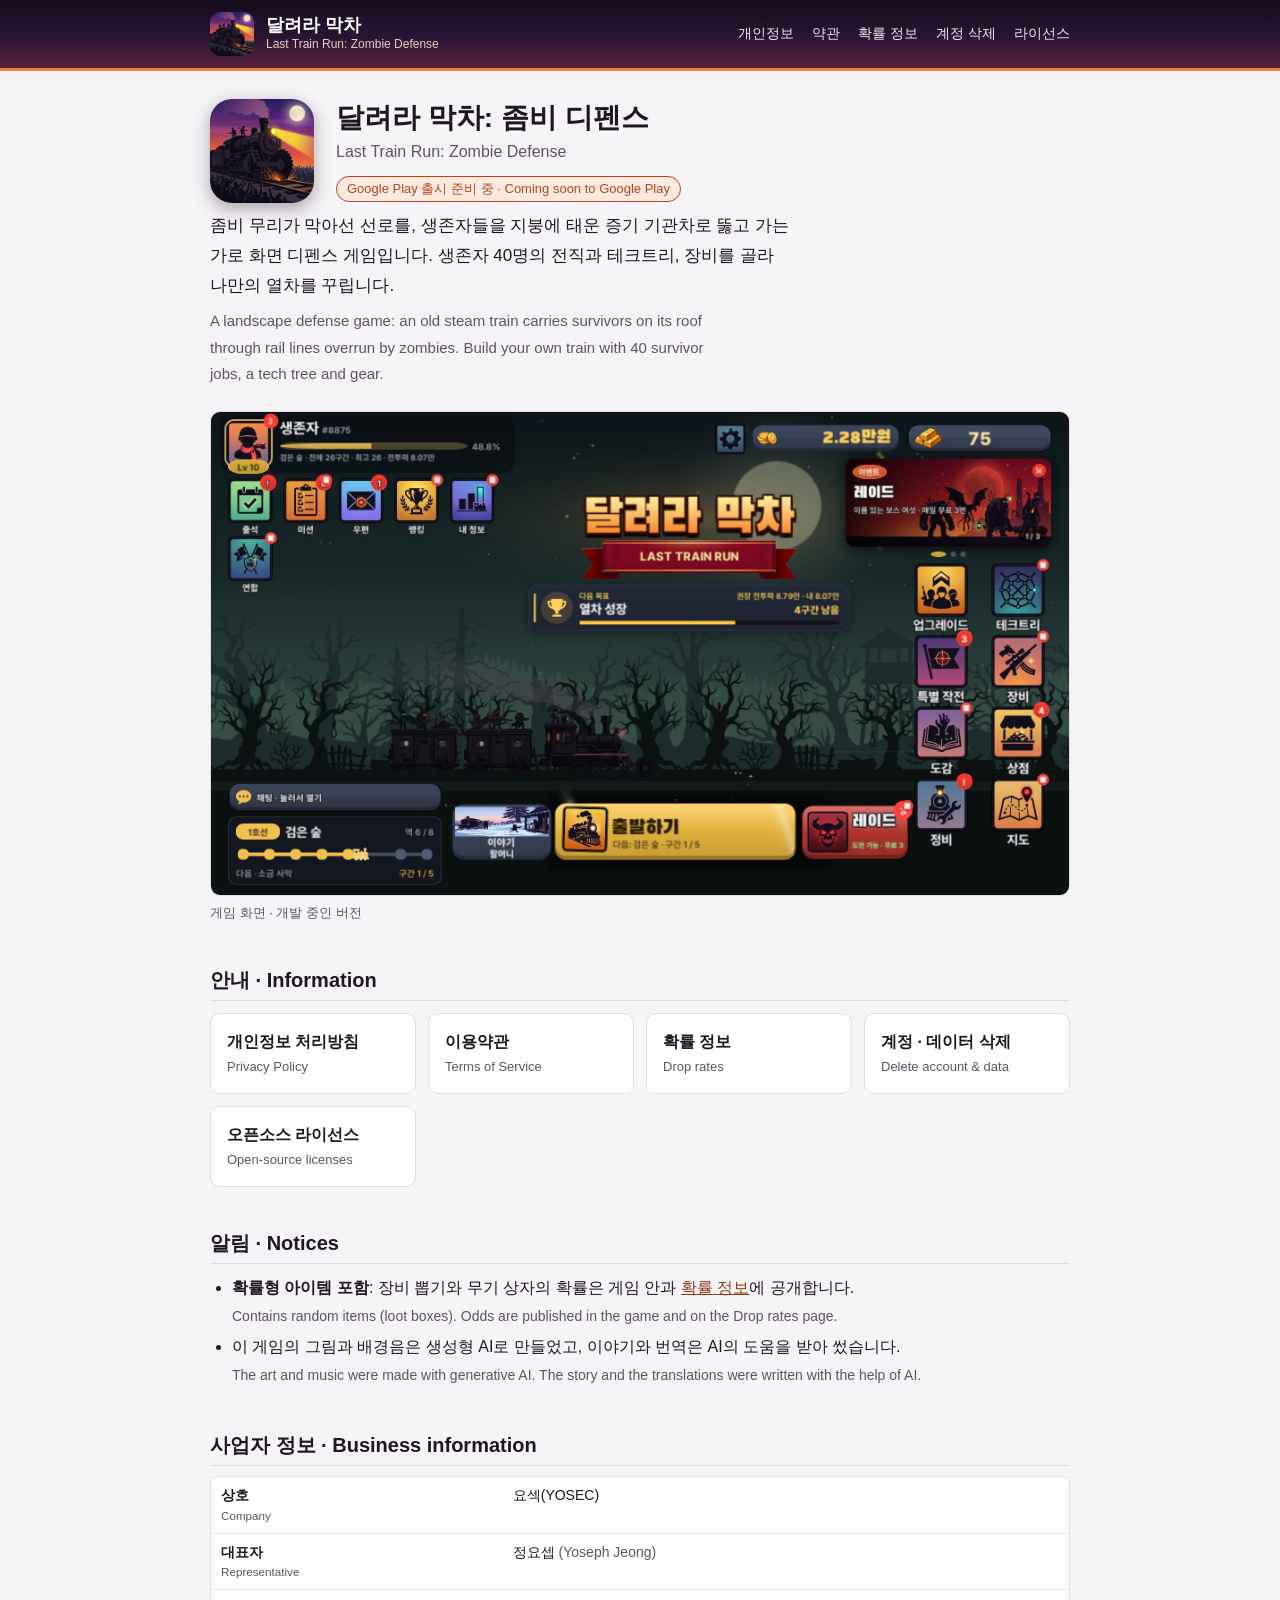
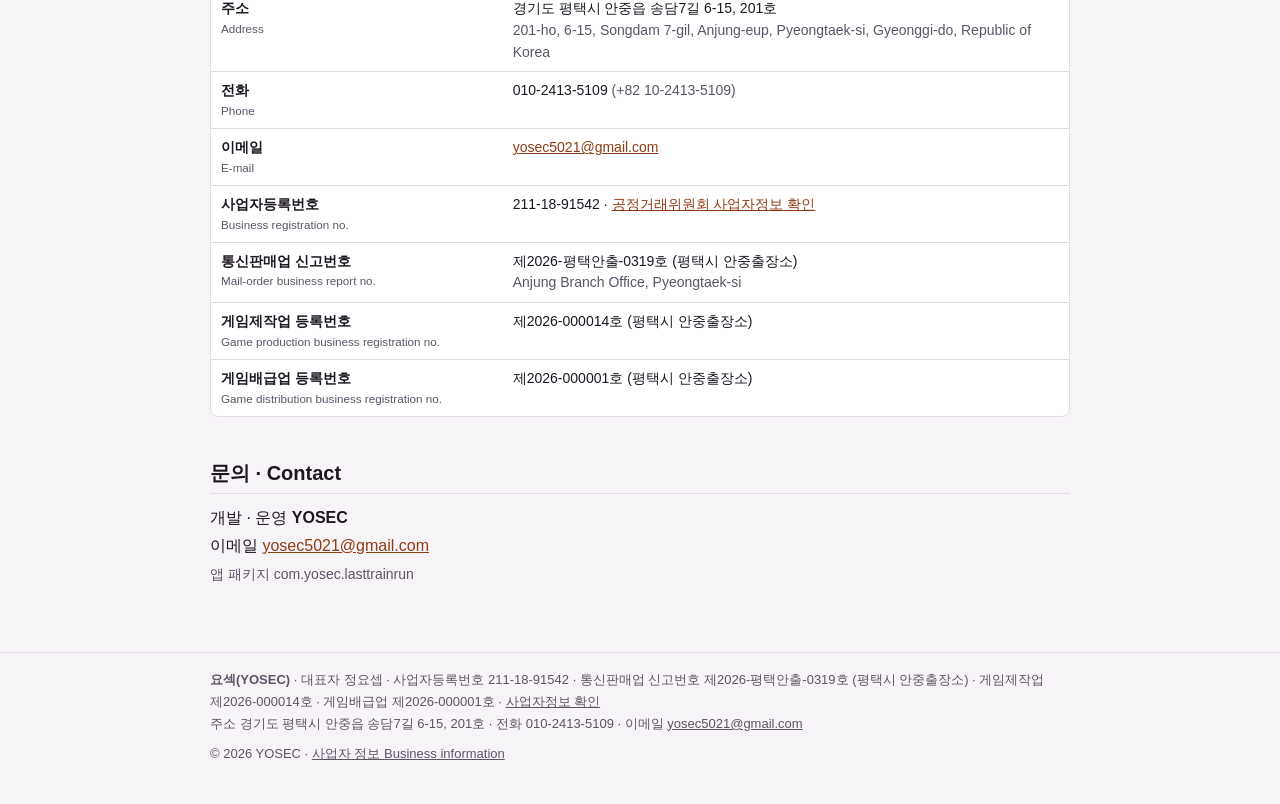
<file: index.html>
<!doctype html>
<html lang="ko">
<head>
<meta charset="utf-8">
<meta name="viewport" content="width=device-width, initial-scale=1">
<title>달려라 막차: 좀비 디펜스 · Last Train Run</title>
<meta name="description" content="달려라 막차: 좀비 디펜스(Last Train Run: Zombie Defense) — YOSEC의 모바일 게임. 개인정보 처리방침, 이용약관, 확률 정보, 계정 삭제 안내.">
<link rel="icon" href="icon.png">
<link rel="apple-touch-icon" href="icon.png">
<link rel="stylesheet" href="style.css">
</head>
<body>
<header class="top" id="top">
<div class="top-inner">
<a class="brand" href="./"><img src="icon.png" alt="" width="44" height="44"><span><b>달려라 막차</b><small lang="en">Last Train Run: Zombie Defense</small></span></a>
<nav class="nav" aria-label="메뉴"><a href="privacy.html">개인정보</a><a href="terms.html">약관</a><a href="odds.html">확률 정보</a><a href="delete.html">계정 삭제</a><a href="licenses.html">라이선스</a></nav>
</div>
</header>
<main class="wrap">
<section class="hero">
<img src="icon.png" alt="달려라 막차 앱 아이콘" width="104" height="104">
<div>
<h1>달려라 막차: 좀비 디펜스</h1>
<p class="sub" lang="en">Last Train Run: Zombie Defense</p>
<span class="chip">Google Play 출시 준비 중 · Coming soon to Google Play</span>
</div>
</section>
<p class="lead">좀비 무리가 막아선 선로를, 생존자들을 지붕에 태운 증기 기관차로 뚫고 가는 가로 화면 디펜스 게임입니다. 생존자 40명의 전직과 테크트리, 장비를 골라 나만의 열차를 꾸립니다.</p>
<p class="lead en" lang="en">A landscape defense game: an old steam train carries survivors on its roof through rail lines overrun by zombies. Build your own train with 40 survivor jobs, a tech tree and gear.</p>
<figure class="shot"><img src="screen-home.jpg" alt="게임 홈 화면. 가운데에 달려라 막차 제목이 있고, 아래에 생존자를 태운 열차와 출발하기 버튼, 오른쪽에 메뉴가 있다." width="1920" height="1080" loading="lazy"><figcaption>게임 화면 · 개발 중인 버전</figcaption></figure>
<h2>안내 · Information</h2>
<div class="cards">
<a class="card" href="privacy.html"><b>개인정보 처리방침</b><span lang="en">Privacy Policy</span></a>
<a class="card" href="terms.html"><b>이용약관</b><span lang="en">Terms of Service</span></a>
<a class="card" href="odds.html"><b>확률 정보</b><span lang="en">Drop rates</span></a>
<a class="card" href="delete.html"><b>계정 · 데이터 삭제</b><span lang="en">Delete account &amp; data</span></a>
<a class="card" href="licenses.html"><b>오픈소스 라이선스</b><span lang="en">Open-source licenses</span></a>
</div>
<h2>알림 · Notices</h2>
<ul>
<li><b>확률형 아이템 포함</b>: 장비 뽑기와 무기 상자의 확률은 게임 안과 <a href="odds.html">확률 정보</a>에 공개합니다.<br><span class="note" lang="en">Contains random items (loot boxes). Odds are published in the game and on the Drop rates page.</span></li>
<li>이 게임의 그림과 배경음은 생성형 AI로 만들었고, 이야기와 번역은 AI의 도움을 받아 썼습니다.<br><span class="note" lang="en">The art and music were made with generative AI. The story and the translations were written with the help of AI.</span></li>
</ul>
<h2 id="business">사업자 정보 · Business information</h2>
<div class="tbl"><table class="kv">
<tbody>
<tr><th scope="row">상호 <small lang="en">Company</small></th><td>요섹(YOSEC)</td></tr>
<tr><th scope="row">대표자 <small lang="en">Representative</small></th><td>정요셉 <span class="note" lang="en">(Yoseph Jeong)</span></td></tr>
<tr><th scope="row">주소 <small lang="en">Address</small></th><td>경기도 평택시 안중읍 송담7길 6-15, 201호<br><span class="note" lang="en">201-ho, 6-15, Songdam 7-gil, Anjung-eup, Pyeongtaek-si, Gyeonggi-do, Republic of Korea</span></td></tr>
<tr><th scope="row">전화 <small lang="en">Phone</small></th><td>010-2413-5109 <span class="note" lang="en">(+82 10-2413-5109)</span></td></tr>
<tr><th scope="row">이메일 <small lang="en">E-mail</small></th><td><a href="mailto:yosec5021@gmail.com">yosec5021@gmail.com</a></td></tr>
<tr><th scope="row">사업자등록번호 <small lang="en">Business registration no.</small></th><td>211-18-91542 · <a href="https://www.ftc.go.kr/bizCommPop.do?wrkr_no=2111891542" rel="noopener">공정거래위원회 사업자정보 확인</a></td></tr>
<tr><th scope="row">통신판매업 신고번호 <small lang="en">Mail-order business report no.</small></th><td>제2026-평택안출-0319호 (평택시 안중출장소)<br><span class="note" lang="en">Anjung Branch Office, Pyeongtaek-si</span></td></tr>
<tr><th scope="row">게임제작업 등록번호 <small lang="en">Game production business registration no.</small></th><td>제2026-000014호 (평택시 안중출장소)</td></tr>
<tr><th scope="row">게임배급업 등록번호 <small lang="en">Game distribution business registration no.</small></th><td>제2026-000001호 (평택시 안중출장소)</td></tr>
</tbody></table></div>
<h2>문의 · Contact</h2>
<p>개발 · 운영 <b>YOSEC</b><br>이메일 <a href="mailto:yosec5021@gmail.com">yosec5021@gmail.com</a><br><span class="note">앱 패키지 com.yosec.lasttrainrun</span></p>
</main>
<footer class="foot"><div class="foot-inner">
<p class="biz"><b>요섹(YOSEC)</b> · 대표자 정요셉 · 사업자등록번호 211-18-91542 · 통신판매업 신고번호 제2026-평택안출-0319호 (평택시 안중출장소) · 게임제작업 제2026-000014호 · 게임배급업 제2026-000001호 · <a href="https://www.ftc.go.kr/bizCommPop.do?wrkr_no=2111891542" rel="noopener">사업자정보 확인</a><br>주소 경기도 평택시 안중읍 송담7길 6-15, 201호 · 전화 010-2413-5109 · 이메일 <a href="mailto:yosec5021@gmail.com">yosec5021@gmail.com</a></p>
<p>© 2026 YOSEC · <a href="./#business">사업자 정보 <span lang="en">Business information</span></a></p>
</div></footer>
</body>
</html>
</file>
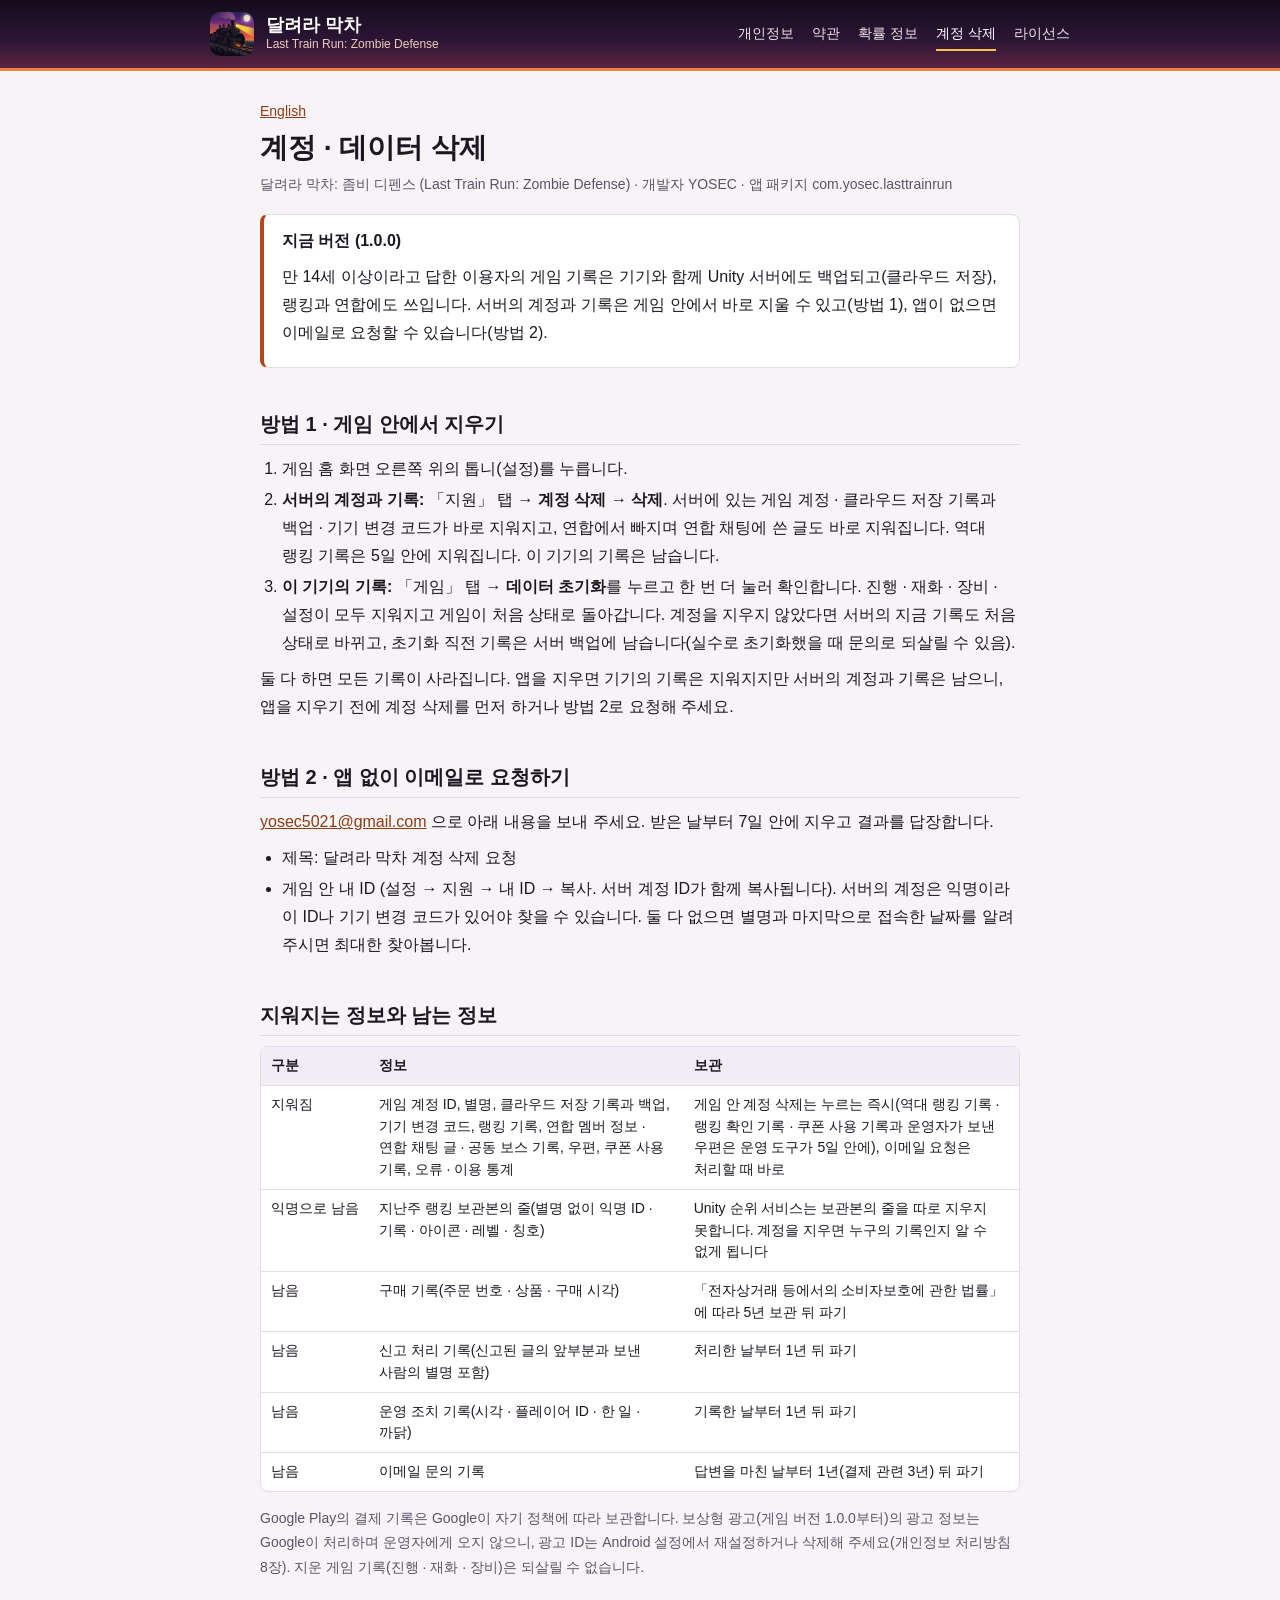
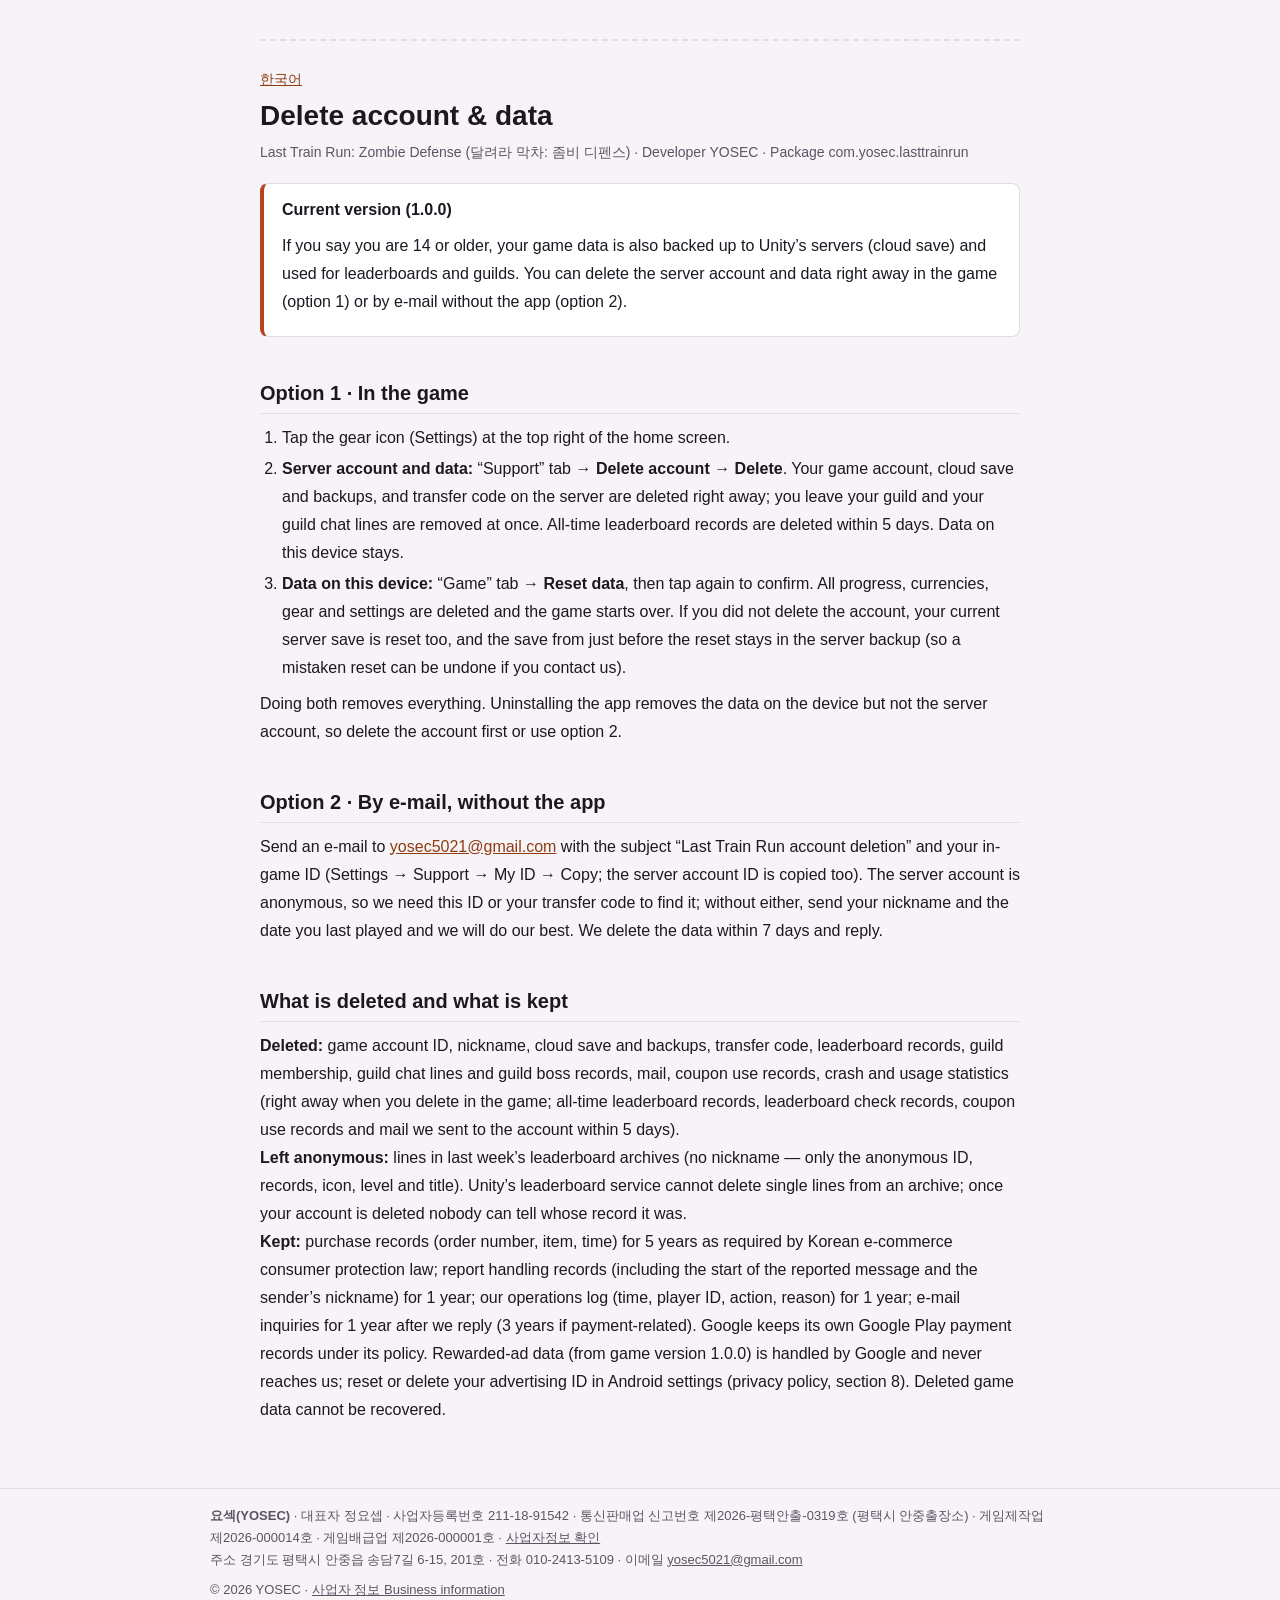
<file: delete.html>
<!doctype html>
<html lang="ko">
<head>
<meta charset="utf-8">
<meta name="viewport" content="width=device-width, initial-scale=1">
<title>계정 · 데이터 삭제 · 달려라 막차</title>
<meta name="description" content="달려라 막차: 좀비 디펜스 계정과 데이터 삭제 방법 (Delete account & data)">
<link rel="icon" href="icon.png">
<link rel="apple-touch-icon" href="icon.png">
<link rel="stylesheet" href="style.css">
</head>
<body>
<header class="top" id="top">
<div class="top-inner">
<a class="brand" href="./"><img src="icon.png" alt="" width="44" height="44"><span><b>달려라 막차</b><small lang="en">Last Train Run: Zombie Defense</small></span></a>
<nav class="nav" aria-label="메뉴"><a href="privacy.html">개인정보</a><a href="terms.html">약관</a><a href="odds.html">확률 정보</a><a href="delete.html" aria-current="page">계정 삭제</a><a href="licenses.html">라이선스</a></nav>
</div>
</header>
<main class="wrap doc">
<p class="langs"><a href="#en">English</a></p>
<h1>계정 · 데이터 삭제</h1>
<p class="meta">달려라 막차: 좀비 디펜스 (Last Train Run: Zombie Defense) · 개발자 YOSEC · 앱 패키지 com.yosec.lasttrainrun</p>
<div class="summary"><b>지금 버전 (1.0.0)</b>
<p>만 14세 이상이라고 답한 이용자의 게임 기록은 기기와 함께 Unity 서버에도 백업되고(클라우드 저장), 랭킹과 연합에도 쓰입니다. 서버의 계정과 기록은 게임 안에서 바로 지울 수 있고(방법 1), 앱이 없으면 이메일로 요청할 수 있습니다(방법 2).</p></div>

<h2>방법 1 · 게임 안에서 지우기</h2>
<ol>
<li>게임 홈 화면 오른쪽 위의 톱니(설정)를 누릅니다.</li>
<li><b>서버의 계정과 기록:</b> 「지원」 탭 → <b>계정 삭제</b> → <b>삭제</b>. 서버에 있는 게임 계정 · 클라우드 저장 기록과 백업 · 기기 변경 코드가 바로 지워지고, 연합에서 빠지며 연합 채팅에 쓴 글도 바로 지워집니다. 역대 랭킹 기록은 5일 안에 지워집니다. 이 기기의 기록은 남습니다.</li>
<li><b>이 기기의 기록:</b> 「게임」 탭 → <b>데이터 초기화</b>를 누르고 한 번 더 눌러 확인합니다. 진행 · 재화 · 장비 · 설정이 모두 지워지고 게임이 처음 상태로 돌아갑니다. 계정을 지우지 않았다면 서버의 지금 기록도 처음 상태로 바뀌고, 초기화 직전 기록은 서버 백업에 남습니다(실수로 초기화했을 때 문의로 되살릴 수 있음).</li>
</ol>
<p>둘 다 하면 모든 기록이 사라집니다. 앱을 지우면 기기의 기록은 지워지지만 서버의 계정과 기록은 남으니, 앱을 지우기 전에 계정 삭제를 먼저 하거나 방법 2로 요청해 주세요.</p>

<h2>방법 2 · 앱 없이 이메일로 요청하기</h2>
<p><a href="mailto:yosec5021@gmail.com">yosec5021@gmail.com</a> 으로 아래 내용을 보내 주세요. 받은 날부터 7일 안에 지우고 결과를 답장합니다.</p>
<ul>
<li>제목: 달려라 막차 계정 삭제 요청</li>
<li>게임 안 내 ID (설정 → 지원 → 내 ID → 복사. 서버 계정 ID가 함께 복사됩니다). 서버의 계정은 익명이라 이 ID나 기기 변경 코드가 있어야 찾을 수 있습니다. 둘 다 없으면 별명과 마지막으로 접속한 날짜를 알려 주시면 최대한 찾아봅니다.</li>
</ul>

<h2>지워지는 정보와 남는 정보</h2>
<div class="tbl"><table class="stack">
<thead><tr><th>구분</th><th>정보</th><th>보관</th></tr></thead>
<tbody>
<tr><td data-label="구분" class="k">지워짐</td><td data-label="정보">게임 계정 ID, 별명, 클라우드 저장 기록과 백업, 기기 변경 코드, 랭킹 기록, 연합 멤버 정보 · 연합 채팅 글 · 공동 보스 기록, 우편, 쿠폰 사용 기록, 오류 · 이용 통계</td><td data-label="보관">게임 안 계정 삭제는 누르는 즉시(역대 랭킹 기록 · 랭킹 확인 기록 · 쿠폰 사용 기록과 운영자가 보낸 우편은 운영 도구가 5일 안에), 이메일 요청은 처리할 때 바로</td></tr>
<tr><td data-label="구분" class="k">익명으로 남음</td><td data-label="정보">지난주 랭킹 보관본의 줄(별명 없이 익명 ID · 기록 · 아이콘 · 레벨 · 칭호)</td><td data-label="보관">Unity 순위 서비스는 보관본의 줄을 따로 지우지 못합니다. 계정을 지우면 누구의 기록인지 알 수 없게 됩니다</td></tr>
<tr><td data-label="구분" class="k">남음</td><td data-label="정보">구매 기록(주문 번호 · 상품 · 구매 시각)</td><td data-label="보관">「전자상거래 등에서의 소비자보호에 관한 법률」에 따라 5년 보관 뒤 파기</td></tr>
<tr><td data-label="구분" class="k">남음</td><td data-label="정보">신고 처리 기록(신고된 글의 앞부분과 보낸 사람의 별명 포함)</td><td data-label="보관">처리한 날부터 1년 뒤 파기</td></tr>
<tr><td data-label="구분" class="k">남음</td><td data-label="정보">운영 조치 기록(시각 · 플레이어 ID · 한 일 · 까닭)</td><td data-label="보관">기록한 날부터 1년 뒤 파기</td></tr>
<tr><td data-label="구분" class="k">남음</td><td data-label="정보">이메일 문의 기록</td><td data-label="보관">답변을 마친 날부터 1년(결제 관련 3년) 뒤 파기</td></tr>
</tbody></table></div>
<p class="note">Google Play의 결제 기록은 Google이 자기 정책에 따라 보관합니다. 보상형 광고(게임 버전 1.0.0부터)의 광고 정보는 Google이 처리하며 운영자에게 오지 않으니, 광고 ID는 Android 설정에서 재설정하거나 삭제해 주세요(개인정보 처리방침 8장). 지운 게임 기록(진행 · 재화 · 장비)은 되살릴 수 없습니다.</p>

<hr class="sep">
<section id="en" lang="en">
<p class="langs"><a href="#top">한국어</a></p>
<h1>Delete account &amp; data</h1>
<p class="meta">Last Train Run: Zombie Defense (달려라 막차: 좀비 디펜스) · Developer YOSEC · Package com.yosec.lasttrainrun</p>
<div class="summary"><b>Current version (1.0.0)</b>
<p>If you say you are 14 or older, your game data is also backed up to Unity’s servers (cloud save) and used for leaderboards and guilds. You can delete the server account and data right away in the game (option 1) or by e-mail without the app (option 2).</p></div>
<h2>Option 1 · In the game</h2>
<ol>
<li>Tap the gear icon (Settings) at the top right of the home screen.</li>
<li><b>Server account and data:</b> “Support” tab → <b>Delete account</b> → <b>Delete</b>. Your game account, cloud save and backups, and transfer code on the server are deleted right away; you leave your guild and your guild chat lines are removed at once. All-time leaderboard records are deleted within 5 days. Data on this device stays.</li>
<li><b>Data on this device:</b> “Game” tab → <b>Reset data</b>, then tap again to confirm. All progress, currencies, gear and settings are deleted and the game starts over. If you did not delete the account, your current server save is reset too, and the save from just before the reset stays in the server backup (so a mistaken reset can be undone if you contact us).</li>
</ol>
<p>Doing both removes everything. Uninstalling the app removes the data on the device but not the server account, so delete the account first or use option 2.</p>
<h2>Option 2 · By e-mail, without the app</h2>
<p>Send an e-mail to <a href="mailto:yosec5021@gmail.com">yosec5021@gmail.com</a> with the subject “Last Train Run account deletion” and your in-game ID (Settings → Support → My ID → Copy; the server account ID is copied too). The server account is anonymous, so we need this ID or your transfer code to find it; without either, send your nickname and the date you last played and we will do our best. We delete the data within 7 days and reply.</p>
<h2>What is deleted and what is kept</h2>
<p><b>Deleted:</b> game account ID, nickname, cloud save and backups, transfer code, leaderboard records, guild membership, guild chat lines and guild boss records, mail, coupon use records, crash and usage statistics (right away when you delete in the game; all-time leaderboard records, leaderboard check records, coupon use records and mail we sent to the account within 5 days).<br><b>Left anonymous:</b> lines in last week’s leaderboard archives (no nickname — only the anonymous ID, records, icon, level and title). Unity’s leaderboard service cannot delete single lines from an archive; once your account is deleted nobody can tell whose record it was.<br><b>Kept:</b> purchase records (order number, item, time) for 5 years as required by Korean e-commerce consumer protection law; report handling records (including the start of the reported message and the sender’s nickname) for 1 year; our operations log (time, player ID, action, reason) for 1 year; e-mail inquiries for 1 year after we reply (3 years if payment-related). Google keeps its own Google Play payment records under its policy. Rewarded-ad data (from game version 1.0.0) is handled by Google and never reaches us; reset or delete your advertising ID in Android settings (privacy policy, section 8). Deleted game data cannot be recovered.</p>
</section>
</main>
<footer class="foot"><div class="foot-inner">
<p class="biz"><b>요섹(YOSEC)</b> · 대표자 정요셉 · 사업자등록번호 211-18-91542 · 통신판매업 신고번호 제2026-평택안출-0319호 (평택시 안중출장소) · 게임제작업 제2026-000014호 · 게임배급업 제2026-000001호 · <a href="https://www.ftc.go.kr/bizCommPop.do?wrkr_no=2111891542" rel="noopener">사업자정보 확인</a><br>주소 경기도 평택시 안중읍 송담7길 6-15, 201호 · 전화 010-2413-5109 · 이메일 <a href="mailto:yosec5021@gmail.com">yosec5021@gmail.com</a></p>
<p>© 2026 YOSEC · <a href="./#business">사업자 정보 <span lang="en">Business information</span></a></p>
</div></footer>
</body>
</html>
</file>
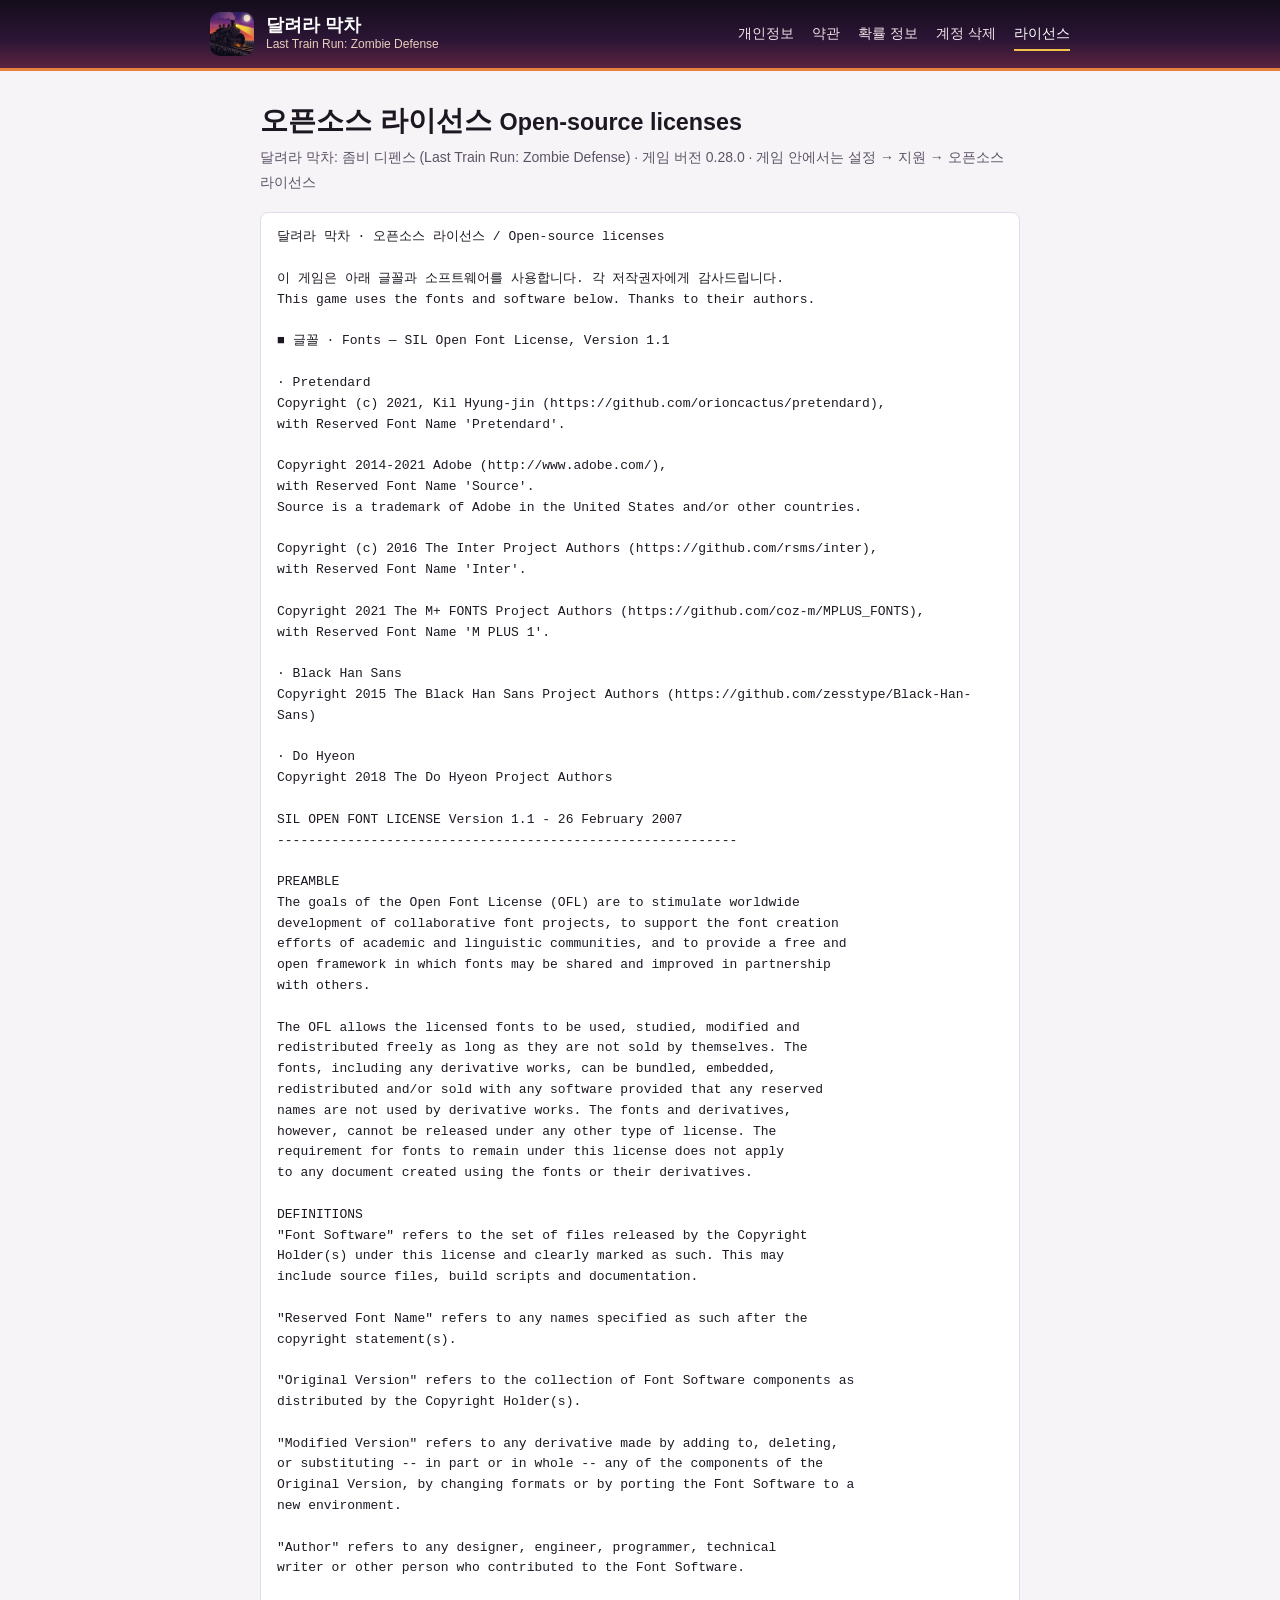
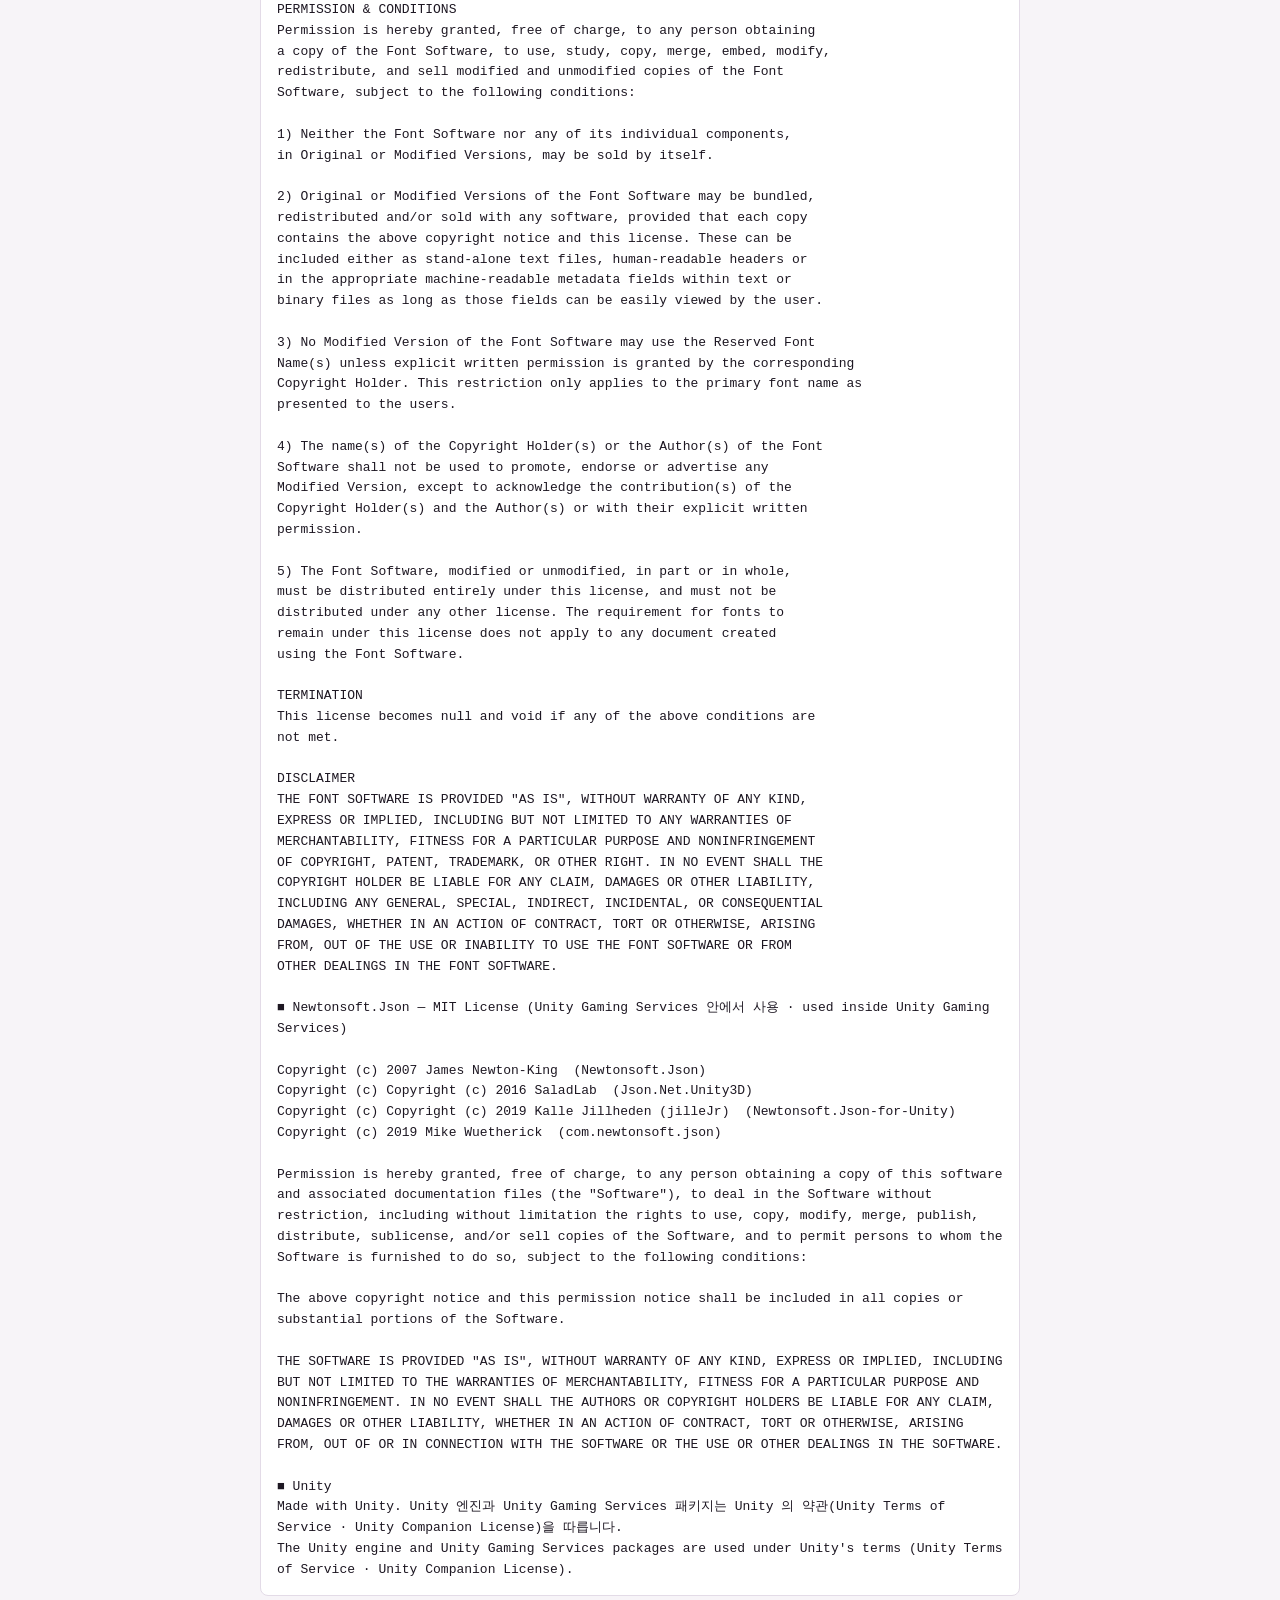
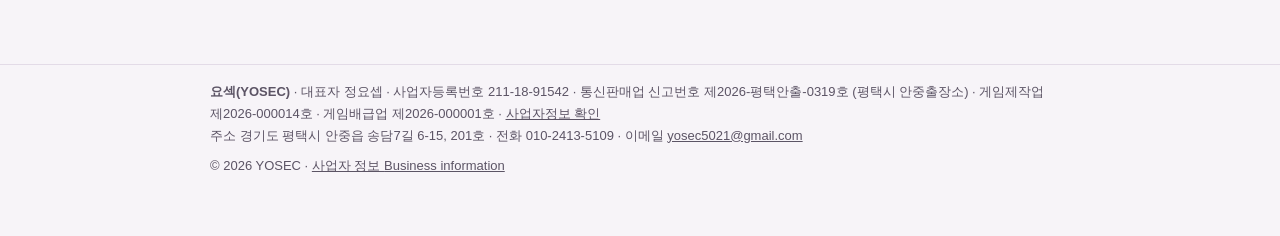
<file: licenses.html>
<!doctype html>
<html lang="ko">
<head>
<meta charset="utf-8">
<meta name="viewport" content="width=device-width, initial-scale=1">
<title>오픈소스 라이선스 · 달려라 막차</title>
<meta name="description" content="달려라 막차: 좀비 디펜스가 쓰는 글꼴과 소프트웨어의 저작권 고지 (Open-source licenses)">
<link rel="icon" href="icon.png">
<link rel="apple-touch-icon" href="icon.png">
<link rel="stylesheet" href="style.css">
</head>
<body>
<header class="top" id="top">
<div class="top-inner">
<a class="brand" href="./"><img src="icon.png" alt="" width="44" height="44"><span><b>달려라 막차</b><small lang="en">Last Train Run: Zombie Defense</small></span></a>
<nav class="nav" aria-label="메뉴"><a href="privacy.html">개인정보</a><a href="terms.html">약관</a><a href="odds.html">확률 정보</a><a href="delete.html">계정 삭제</a><a href="licenses.html" aria-current="page">라이선스</a></nav>
</div>
</header>
<main class="wrap doc">
<h1>오픈소스 라이선스 <small lang="en">Open-source licenses</small></h1>
<p class="meta">달려라 막차: 좀비 디펜스 (Last Train Run: Zombie Defense) · 게임 버전 0.28.0 · 게임 안에서는 설정 → 지원 → 오픈소스 라이선스</p>
<div class="scroll"><pre class="lic">달려라 막차 · 오픈소스 라이선스 / Open-source licenses

이 게임은 아래 글꼴과 소프트웨어를 사용합니다. 각 저작권자에게 감사드립니다.
This game uses the fonts and software below. Thanks to their authors.

■ 글꼴 · Fonts — SIL Open Font License, Version 1.1

· Pretendard
Copyright (c) 2021, Kil Hyung-jin (https://github.com/orioncactus/pretendard),
with Reserved Font Name 'Pretendard'.

Copyright 2014-2021 Adobe (http://www.adobe.com/),
with Reserved Font Name 'Source'.
Source is a trademark of Adobe in the United States and/or other countries.

Copyright (c) 2016 The Inter Project Authors (https://github.com/rsms/inter),
with Reserved Font Name 'Inter'.

Copyright 2021 The M+ FONTS Project Authors (https://github.com/coz-m/MPLUS_FONTS),
with Reserved Font Name 'M PLUS 1'.

· Black Han Sans
Copyright 2015 The Black Han Sans Project Authors (https://github.com/zesstype/Black-Han-Sans)

· Do Hyeon
Copyright 2018 The Do Hyeon Project Authors

SIL OPEN FONT LICENSE Version 1.1 - 26 February 2007
-----------------------------------------------------------

PREAMBLE
The goals of the Open Font License (OFL) are to stimulate worldwide
development of collaborative font projects, to support the font creation
efforts of academic and linguistic communities, and to provide a free and
open framework in which fonts may be shared and improved in partnership
with others.

The OFL allows the licensed fonts to be used, studied, modified and
redistributed freely as long as they are not sold by themselves. The
fonts, including any derivative works, can be bundled, embedded, 
redistributed and/or sold with any software provided that any reserved
names are not used by derivative works. The fonts and derivatives,
however, cannot be released under any other type of license. The
requirement for fonts to remain under this license does not apply
to any document created using the fonts or their derivatives.

DEFINITIONS
"Font Software" refers to the set of files released by the Copyright
Holder(s) under this license and clearly marked as such. This may
include source files, build scripts and documentation.

"Reserved Font Name" refers to any names specified as such after the
copyright statement(s).

"Original Version" refers to the collection of Font Software components as
distributed by the Copyright Holder(s).

"Modified Version" refers to any derivative made by adding to, deleting,
or substituting -- in part or in whole -- any of the components of the
Original Version, by changing formats or by porting the Font Software to a
new environment.

"Author" refers to any designer, engineer, programmer, technical
writer or other person who contributed to the Font Software.

PERMISSION &amp; CONDITIONS
Permission is hereby granted, free of charge, to any person obtaining
a copy of the Font Software, to use, study, copy, merge, embed, modify,
redistribute, and sell modified and unmodified copies of the Font
Software, subject to the following conditions:

1) Neither the Font Software nor any of its individual components,
in Original or Modified Versions, may be sold by itself.

2) Original or Modified Versions of the Font Software may be bundled,
redistributed and/or sold with any software, provided that each copy
contains the above copyright notice and this license. These can be
included either as stand-alone text files, human-readable headers or
in the appropriate machine-readable metadata fields within text or
binary files as long as those fields can be easily viewed by the user.

3) No Modified Version of the Font Software may use the Reserved Font
Name(s) unless explicit written permission is granted by the corresponding
Copyright Holder. This restriction only applies to the primary font name as
presented to the users.

4) The name(s) of the Copyright Holder(s) or the Author(s) of the Font
Software shall not be used to promote, endorse or advertise any
Modified Version, except to acknowledge the contribution(s) of the
Copyright Holder(s) and the Author(s) or with their explicit written
permission.

5) The Font Software, modified or unmodified, in part or in whole,
must be distributed entirely under this license, and must not be
distributed under any other license. The requirement for fonts to
remain under this license does not apply to any document created
using the Font Software.

TERMINATION
This license becomes null and void if any of the above conditions are
not met.

DISCLAIMER
THE FONT SOFTWARE IS PROVIDED "AS IS", WITHOUT WARRANTY OF ANY KIND,
EXPRESS OR IMPLIED, INCLUDING BUT NOT LIMITED TO ANY WARRANTIES OF
MERCHANTABILITY, FITNESS FOR A PARTICULAR PURPOSE AND NONINFRINGEMENT
OF COPYRIGHT, PATENT, TRADEMARK, OR OTHER RIGHT. IN NO EVENT SHALL THE
COPYRIGHT HOLDER BE LIABLE FOR ANY CLAIM, DAMAGES OR OTHER LIABILITY,
INCLUDING ANY GENERAL, SPECIAL, INDIRECT, INCIDENTAL, OR CONSEQUENTIAL
DAMAGES, WHETHER IN AN ACTION OF CONTRACT, TORT OR OTHERWISE, ARISING
FROM, OUT OF THE USE OR INABILITY TO USE THE FONT SOFTWARE OR FROM
OTHER DEALINGS IN THE FONT SOFTWARE.

■ Newtonsoft.Json — MIT License (Unity Gaming Services 안에서 사용 · used inside Unity Gaming Services)

Copyright (c) 2007 James Newton-King  (Newtonsoft.Json)
Copyright (c) Copyright (c) 2016 SaladLab  (Json.Net.Unity3D)
Copyright (c) Copyright (c) 2019 Kalle Jillheden (jilleJr)  (Newtonsoft.Json-for-Unity)
Copyright (c) 2019 Mike Wuetherick  (com.newtonsoft.json)

Permission is hereby granted, free of charge, to any person obtaining a copy of this software and associated documentation files (the "Software"), to deal in the Software without restriction, including without limitation the rights to use, copy, modify, merge, publish, distribute, sublicense, and/or sell copies of the Software, and to permit persons to whom the Software is furnished to do so, subject to the following conditions:

The above copyright notice and this permission notice shall be included in all copies or substantial portions of the Software.

THE SOFTWARE IS PROVIDED "AS IS", WITHOUT WARRANTY OF ANY KIND, EXPRESS OR IMPLIED, INCLUDING BUT NOT LIMITED TO THE WARRANTIES OF MERCHANTABILITY, FITNESS FOR A PARTICULAR PURPOSE AND NONINFRINGEMENT. IN NO EVENT SHALL THE AUTHORS OR COPYRIGHT HOLDERS BE LIABLE FOR ANY CLAIM, DAMAGES OR OTHER LIABILITY, WHETHER IN AN ACTION OF CONTRACT, TORT OR OTHERWISE, ARISING FROM, OUT OF OR IN CONNECTION WITH THE SOFTWARE OR THE USE OR OTHER DEALINGS IN THE SOFTWARE.

■ Unity
Made with Unity. Unity 엔진과 Unity Gaming Services 패키지는 Unity 의 약관(Unity Terms of Service · Unity Companion License)을 따릅니다.
The Unity engine and Unity Gaming Services packages are used under Unity's terms (Unity Terms of Service · Unity Companion License).
</pre></div>
</main>
<footer class="foot"><div class="foot-inner">
<p class="biz"><b>요섹(YOSEC)</b> · 대표자 정요셉 · 사업자등록번호 211-18-91542 · 통신판매업 신고번호 제2026-평택안출-0319호 (평택시 안중출장소) · 게임제작업 제2026-000014호 · 게임배급업 제2026-000001호 · <a href="https://www.ftc.go.kr/bizCommPop.do?wrkr_no=2111891542" rel="noopener">사업자정보 확인</a><br>주소 경기도 평택시 안중읍 송담7길 6-15, 201호 · 전화 010-2413-5109 · 이메일 <a href="mailto:yosec5021@gmail.com">yosec5021@gmail.com</a></p>
<p>© 2026 YOSEC · <a href="./#business">사업자 정보 <span lang="en">Business information</span></a></p>
</div></footer>
</body>
</html>
</file>
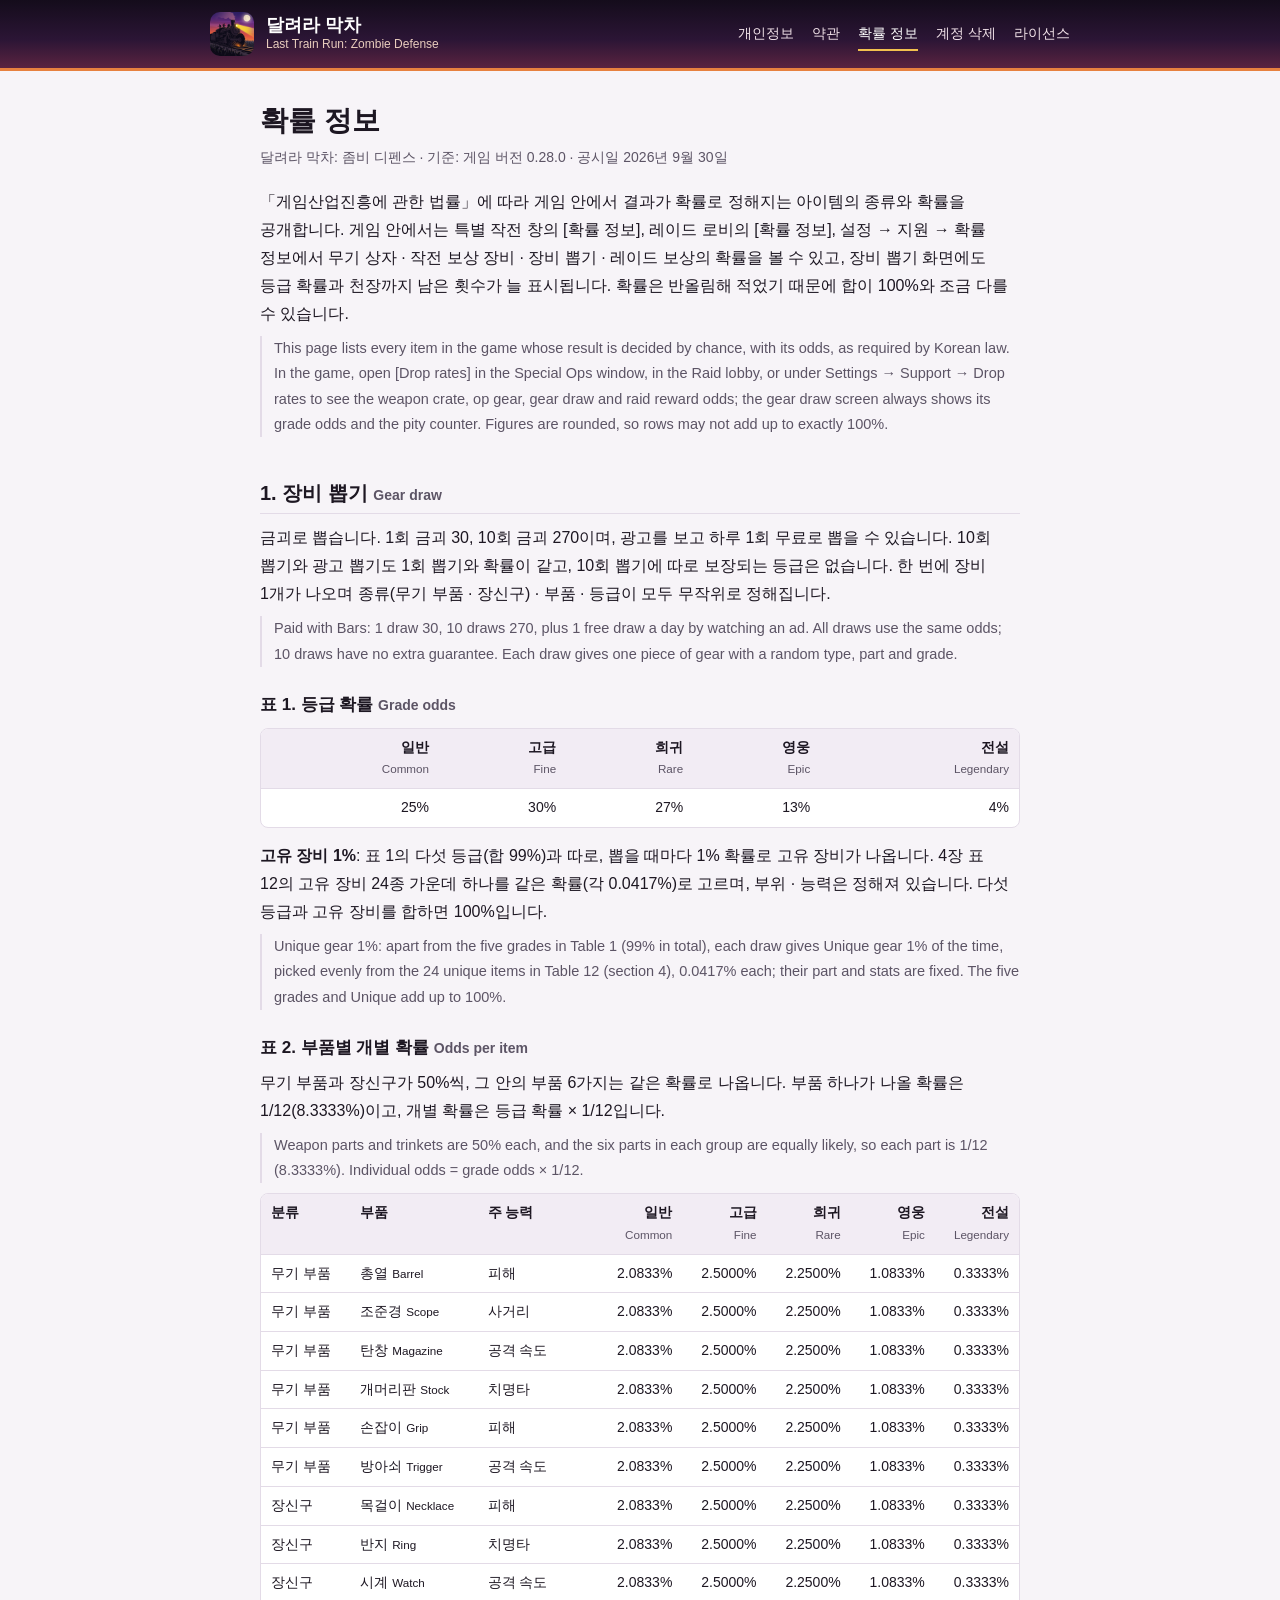
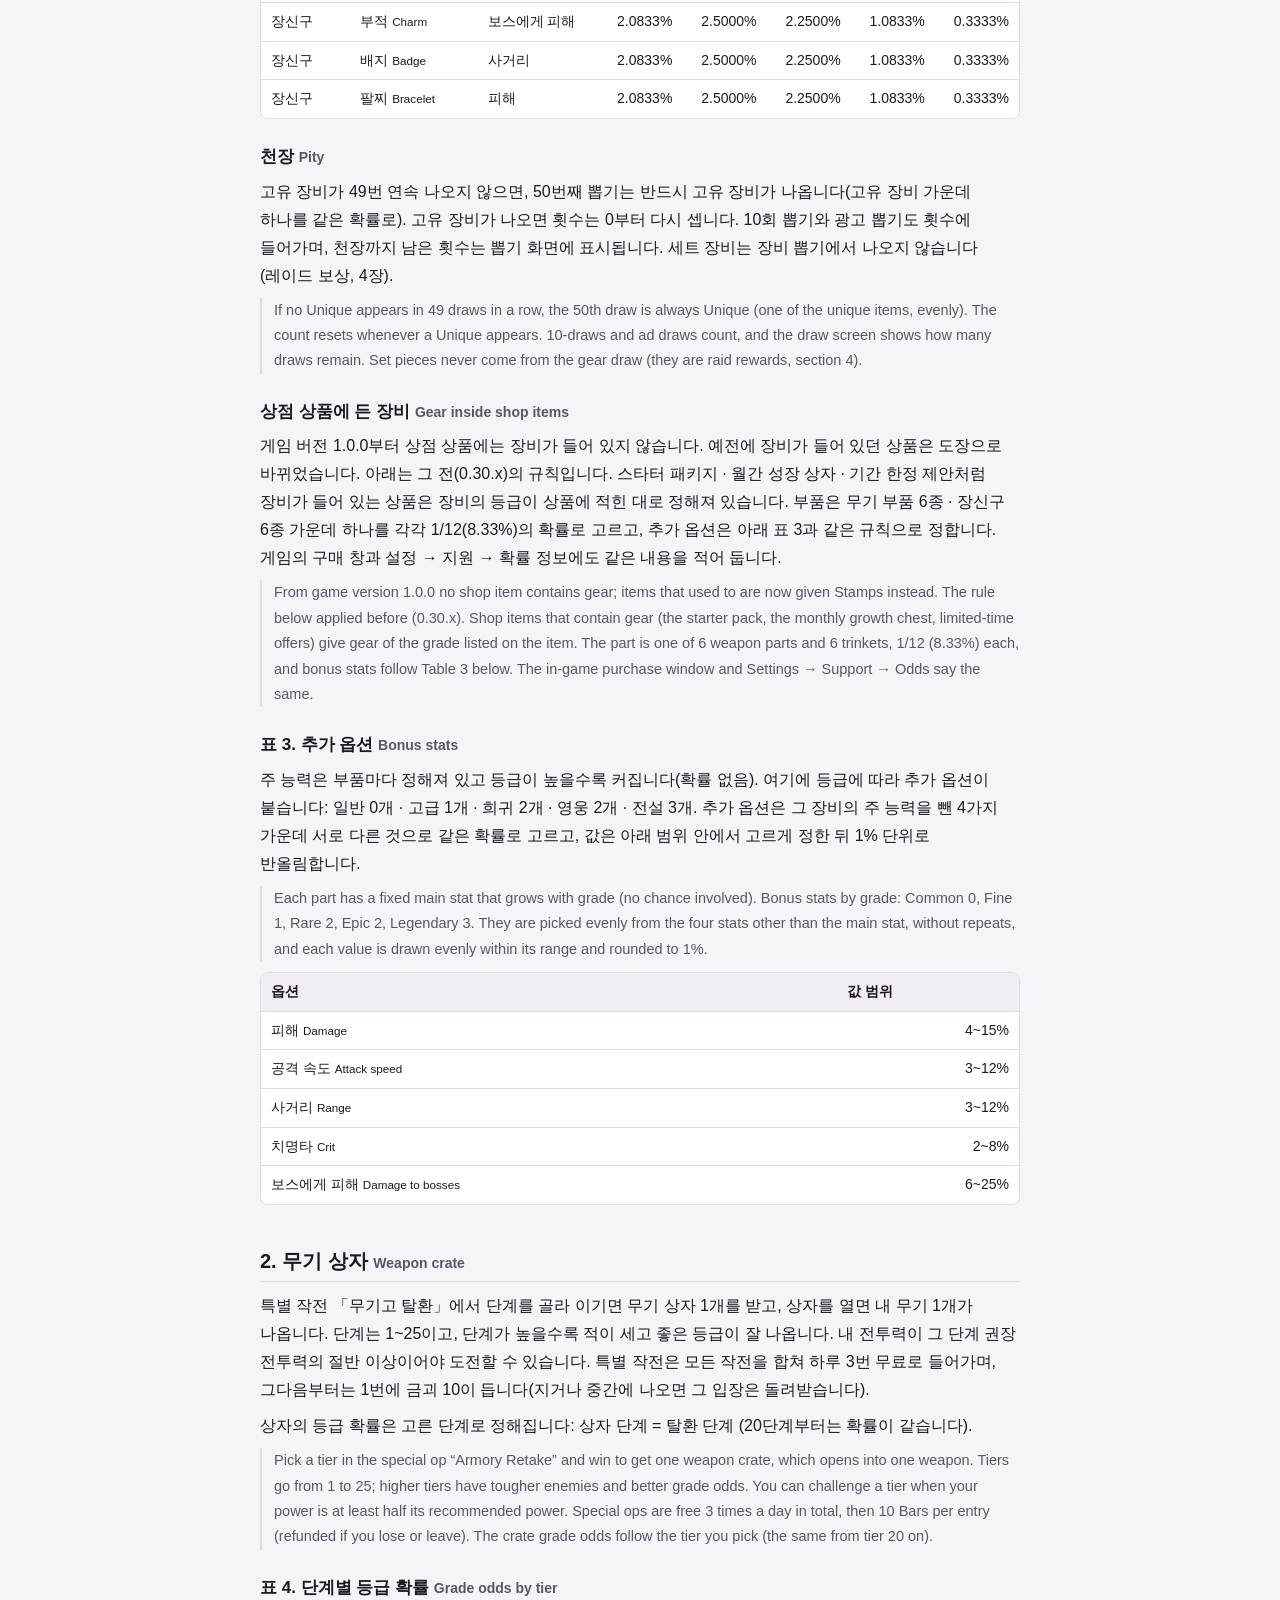
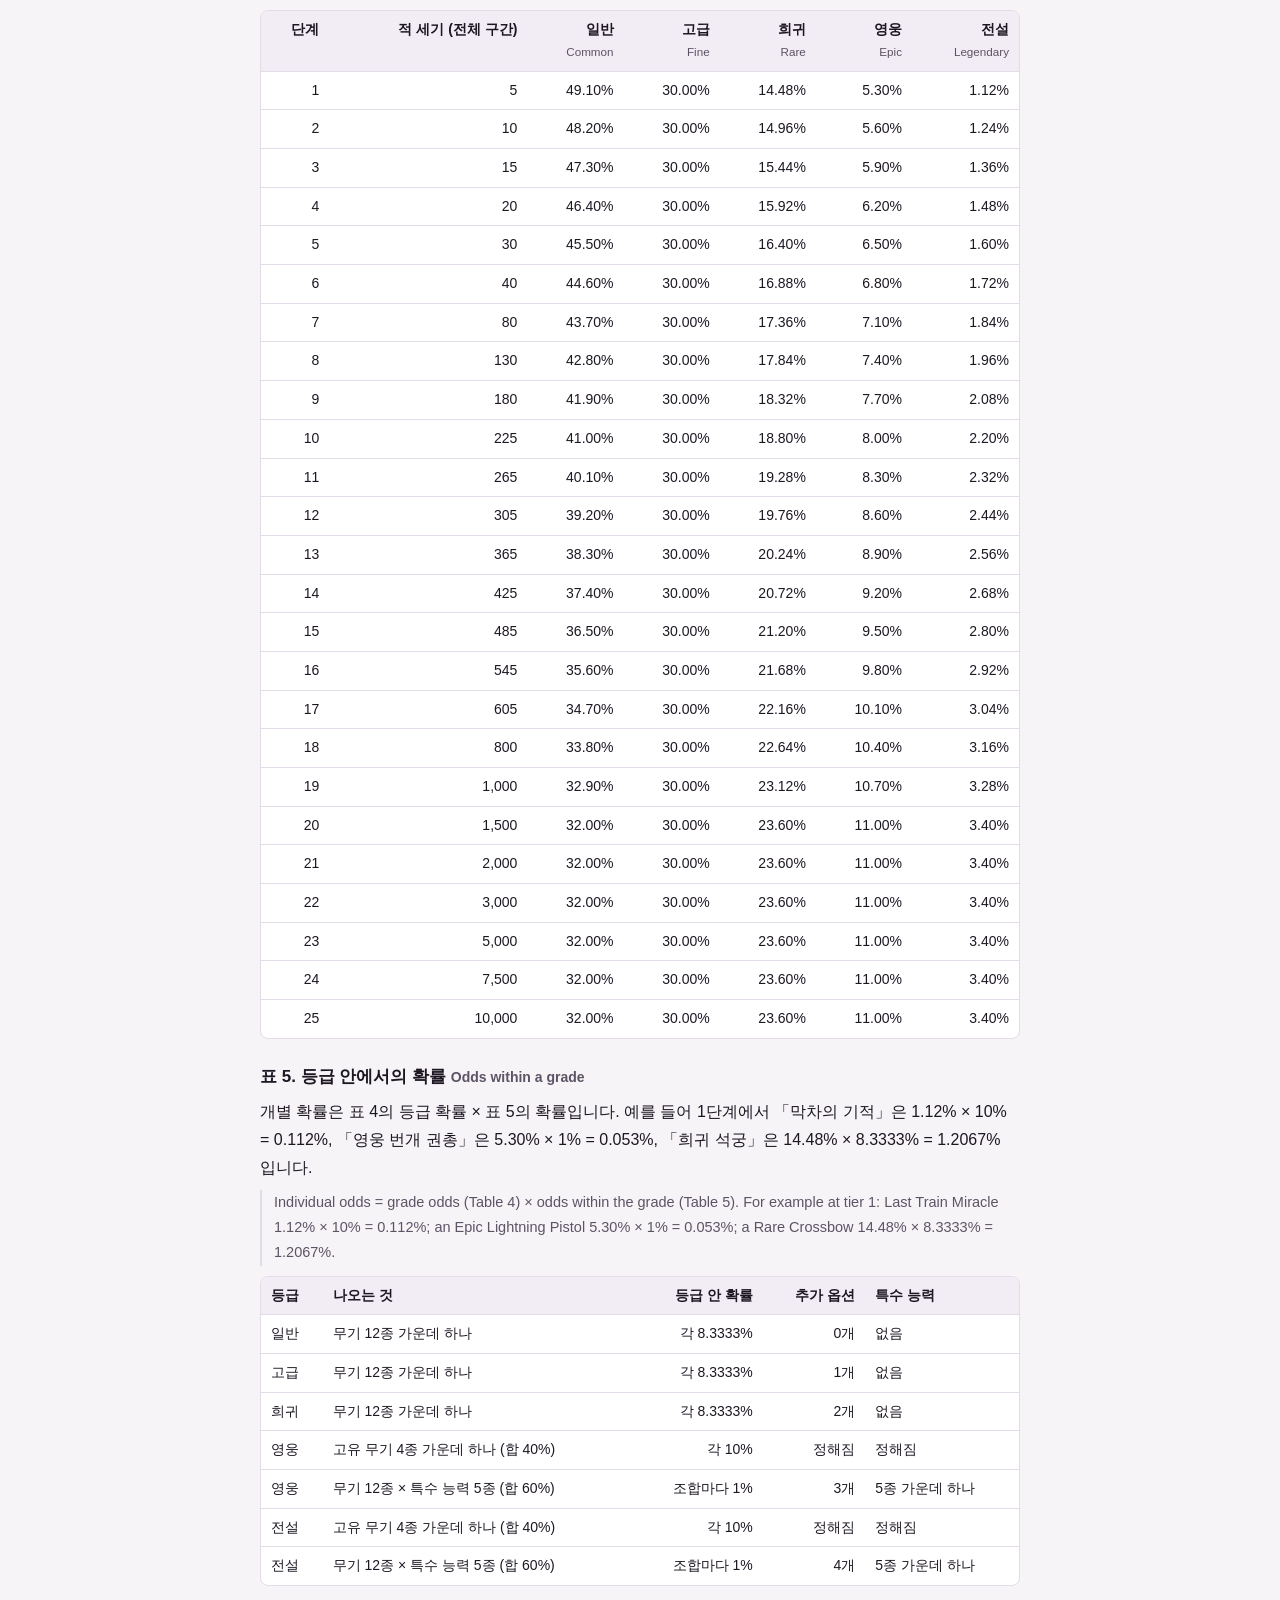
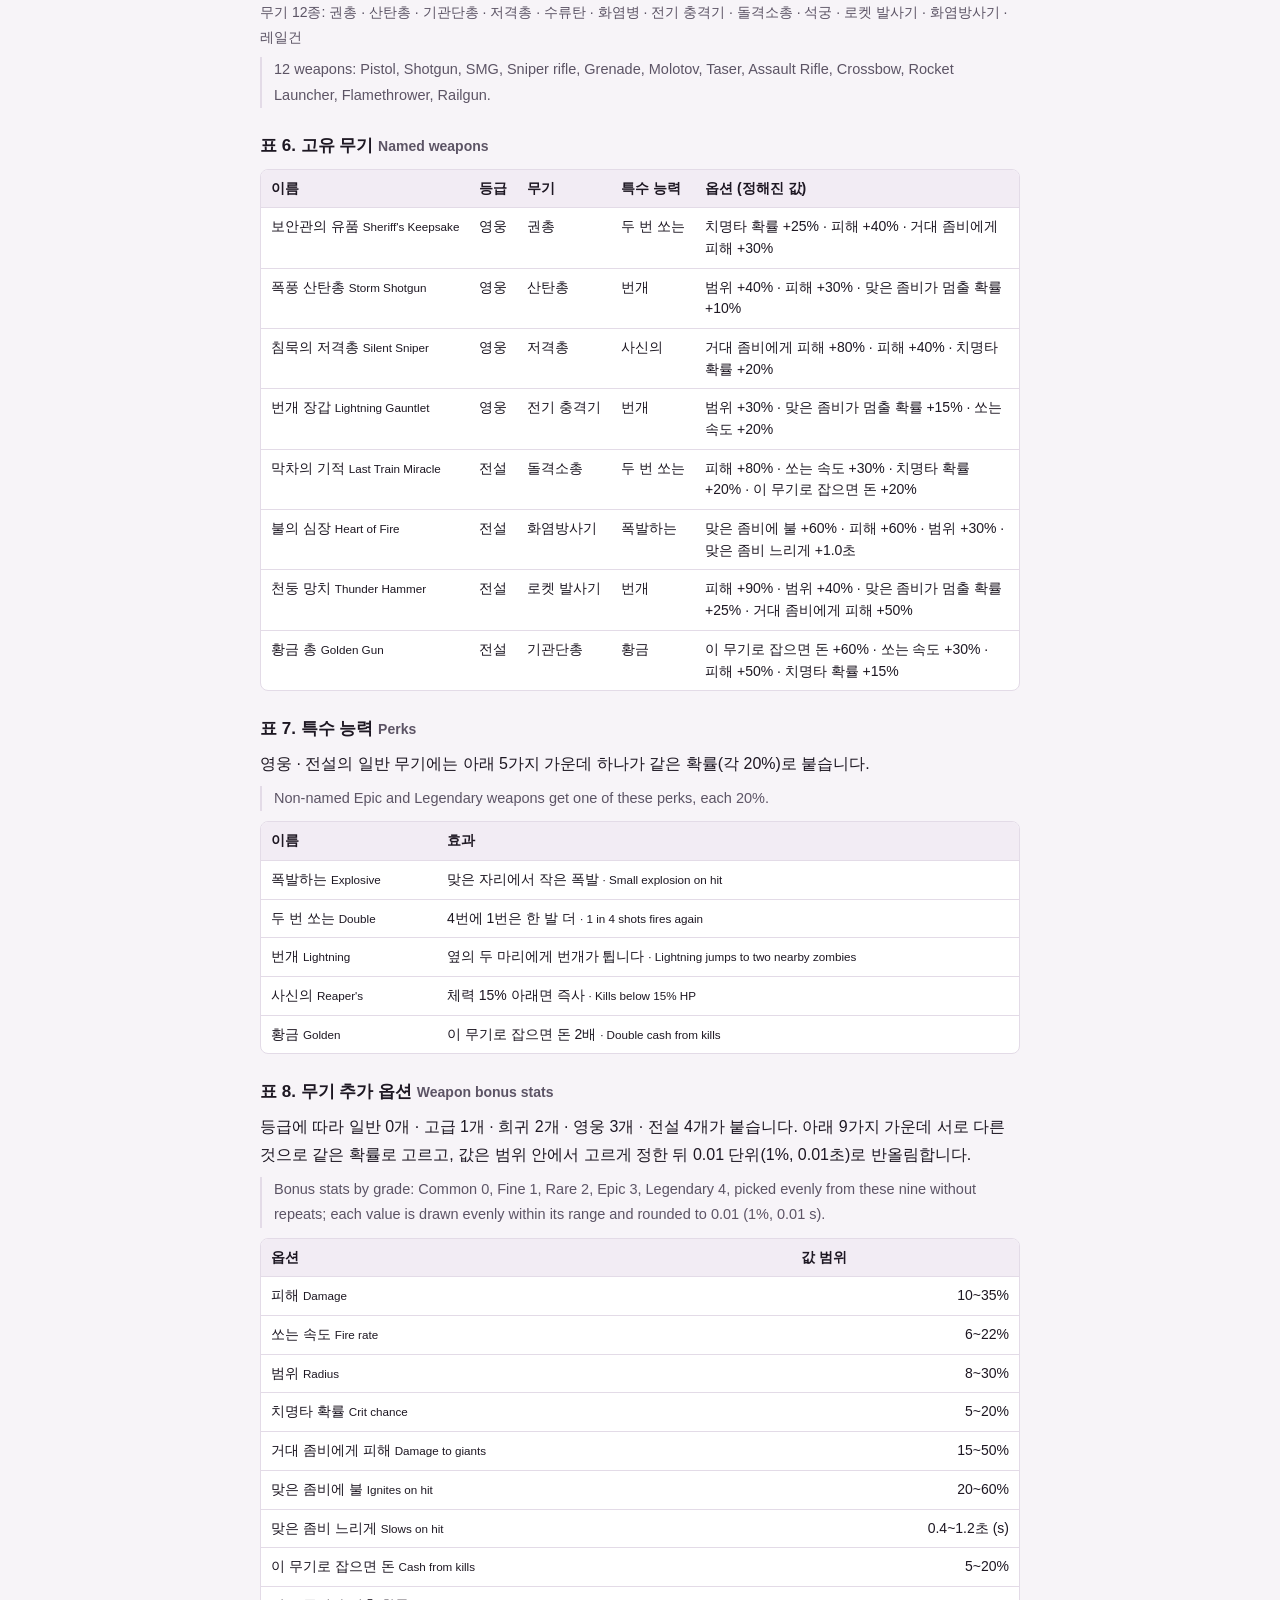
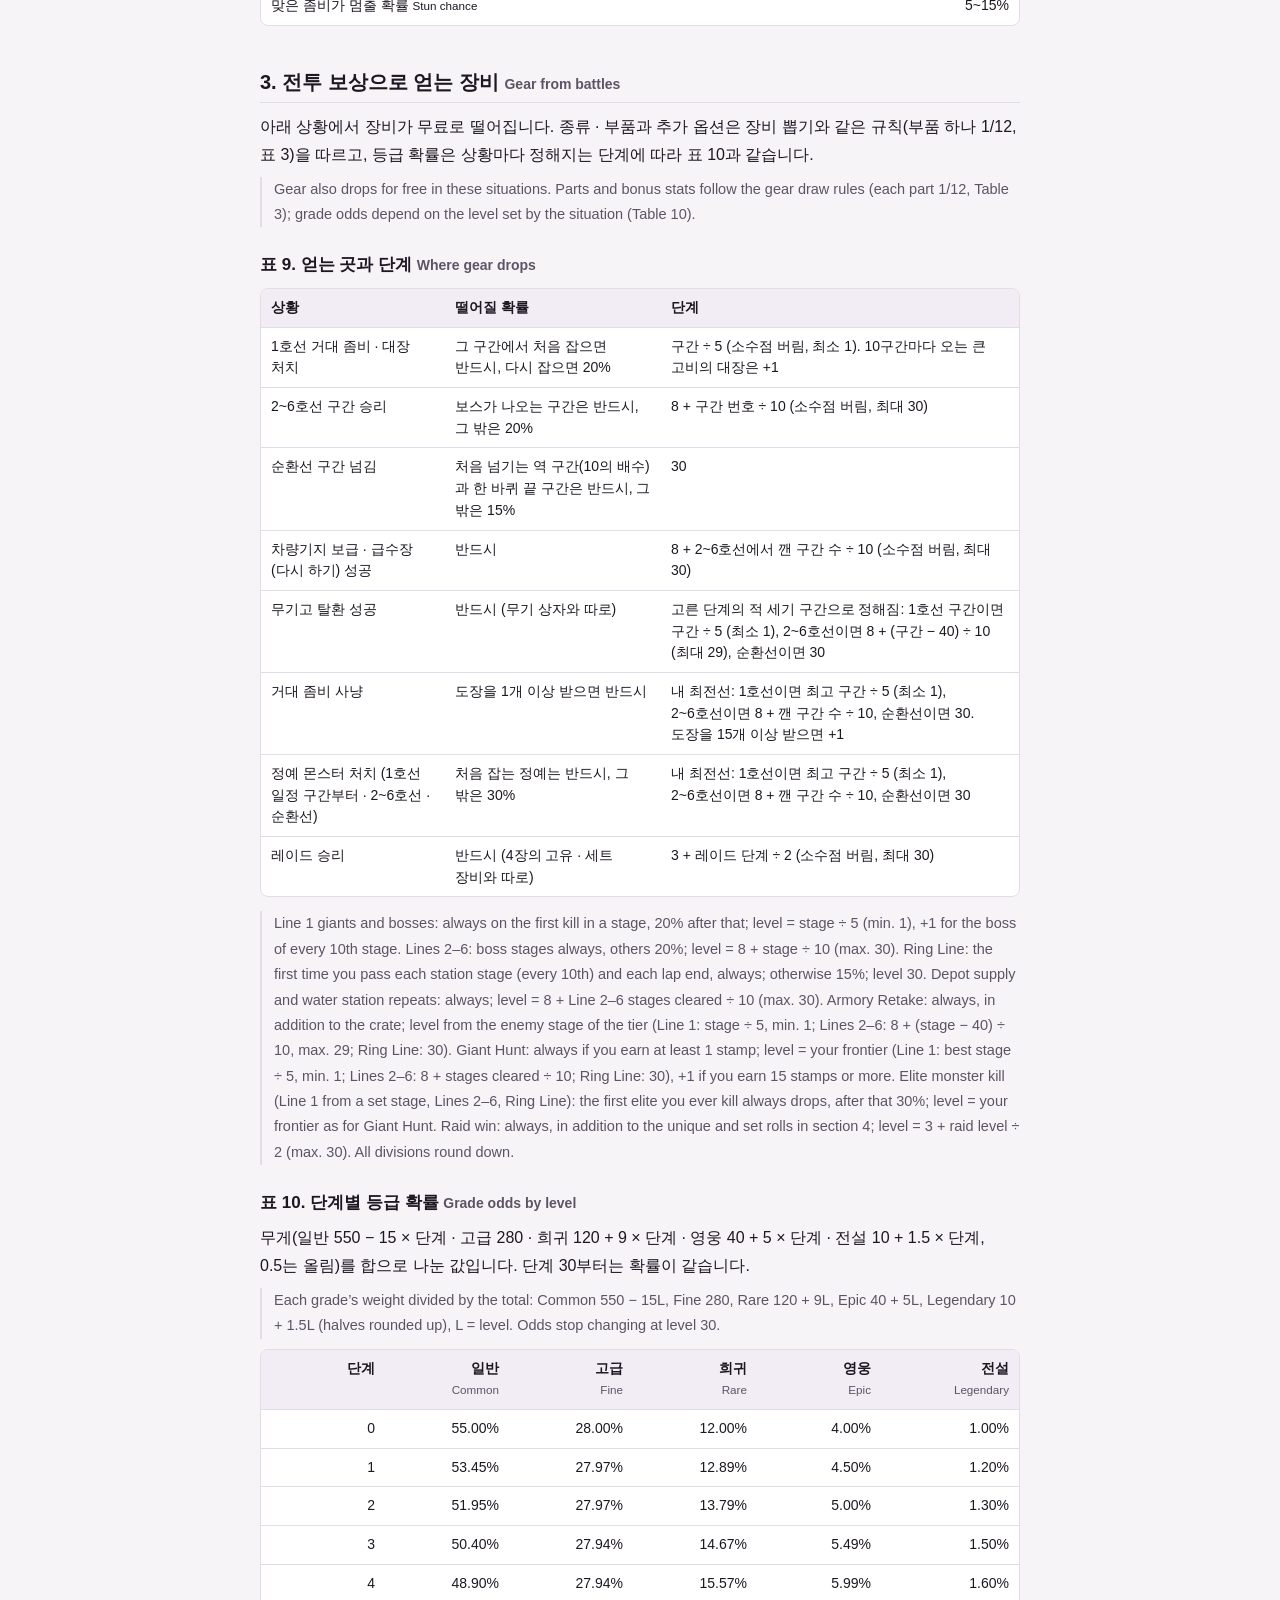
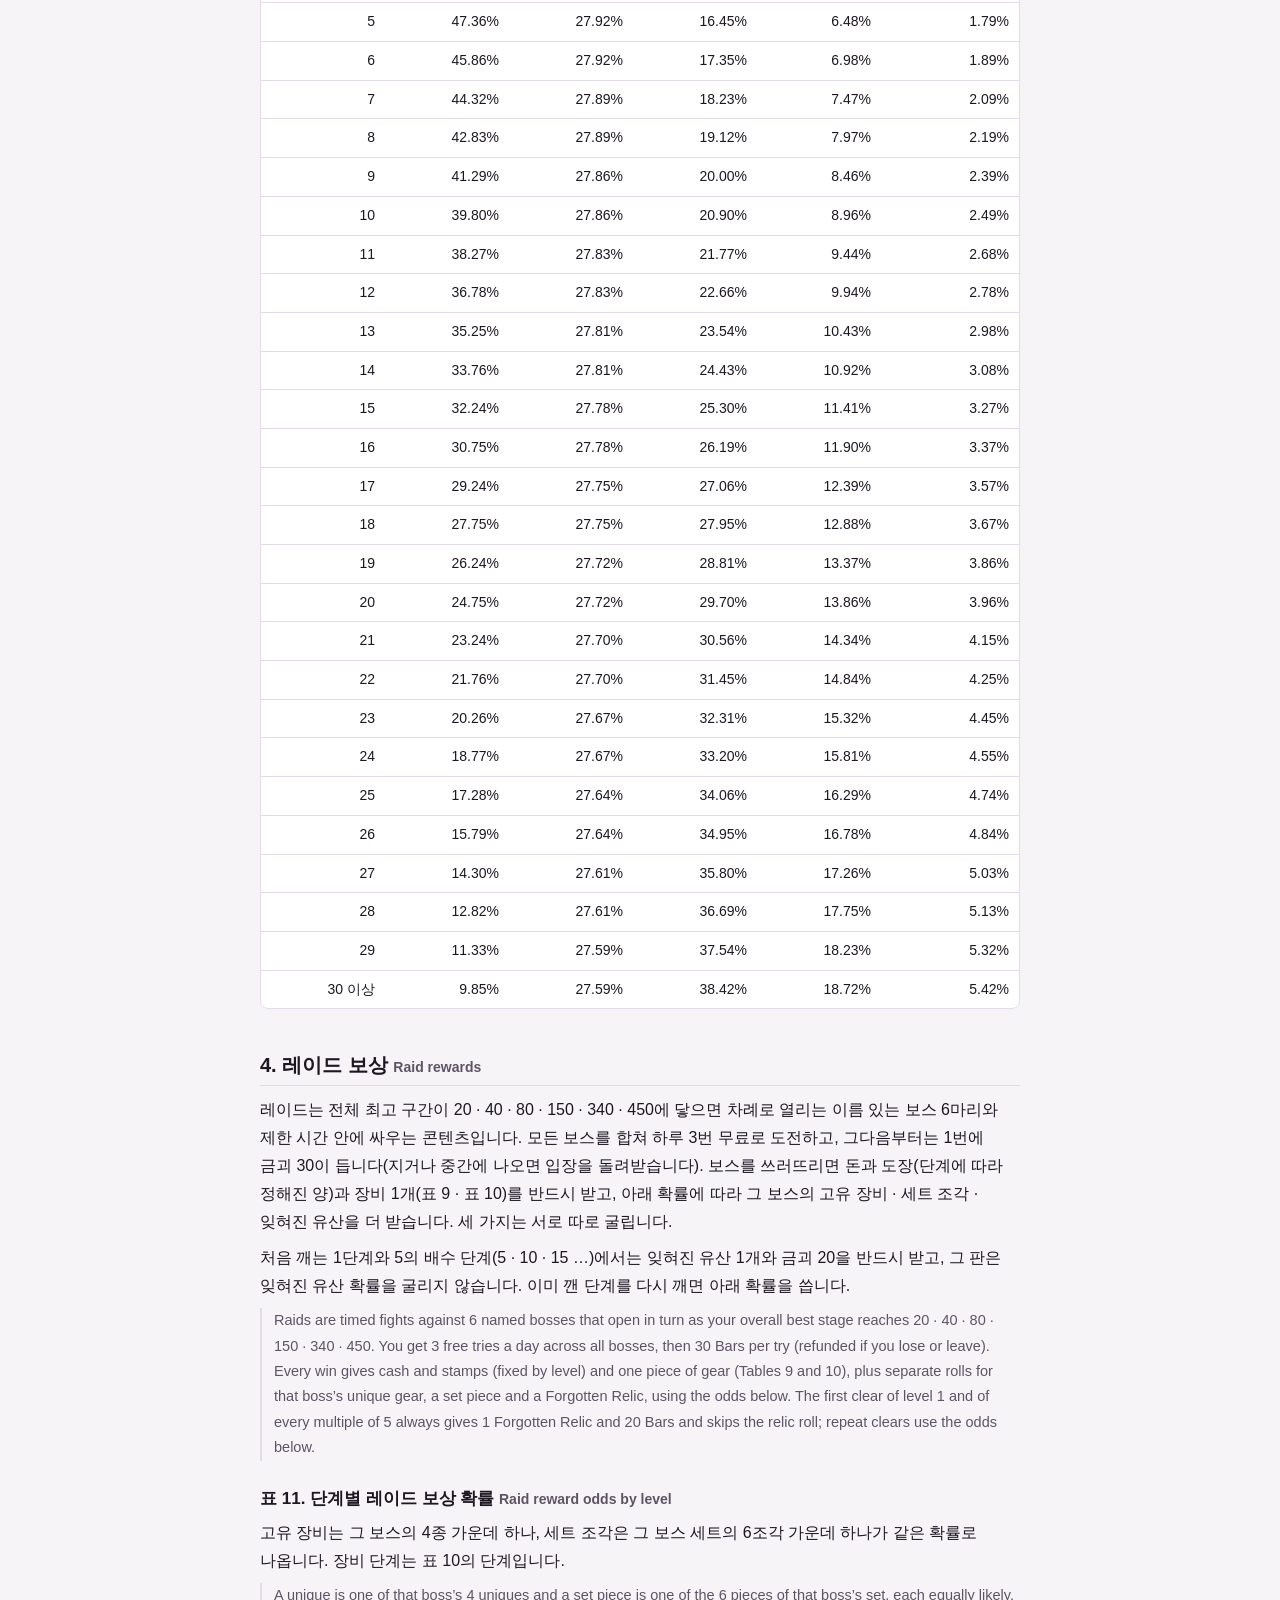
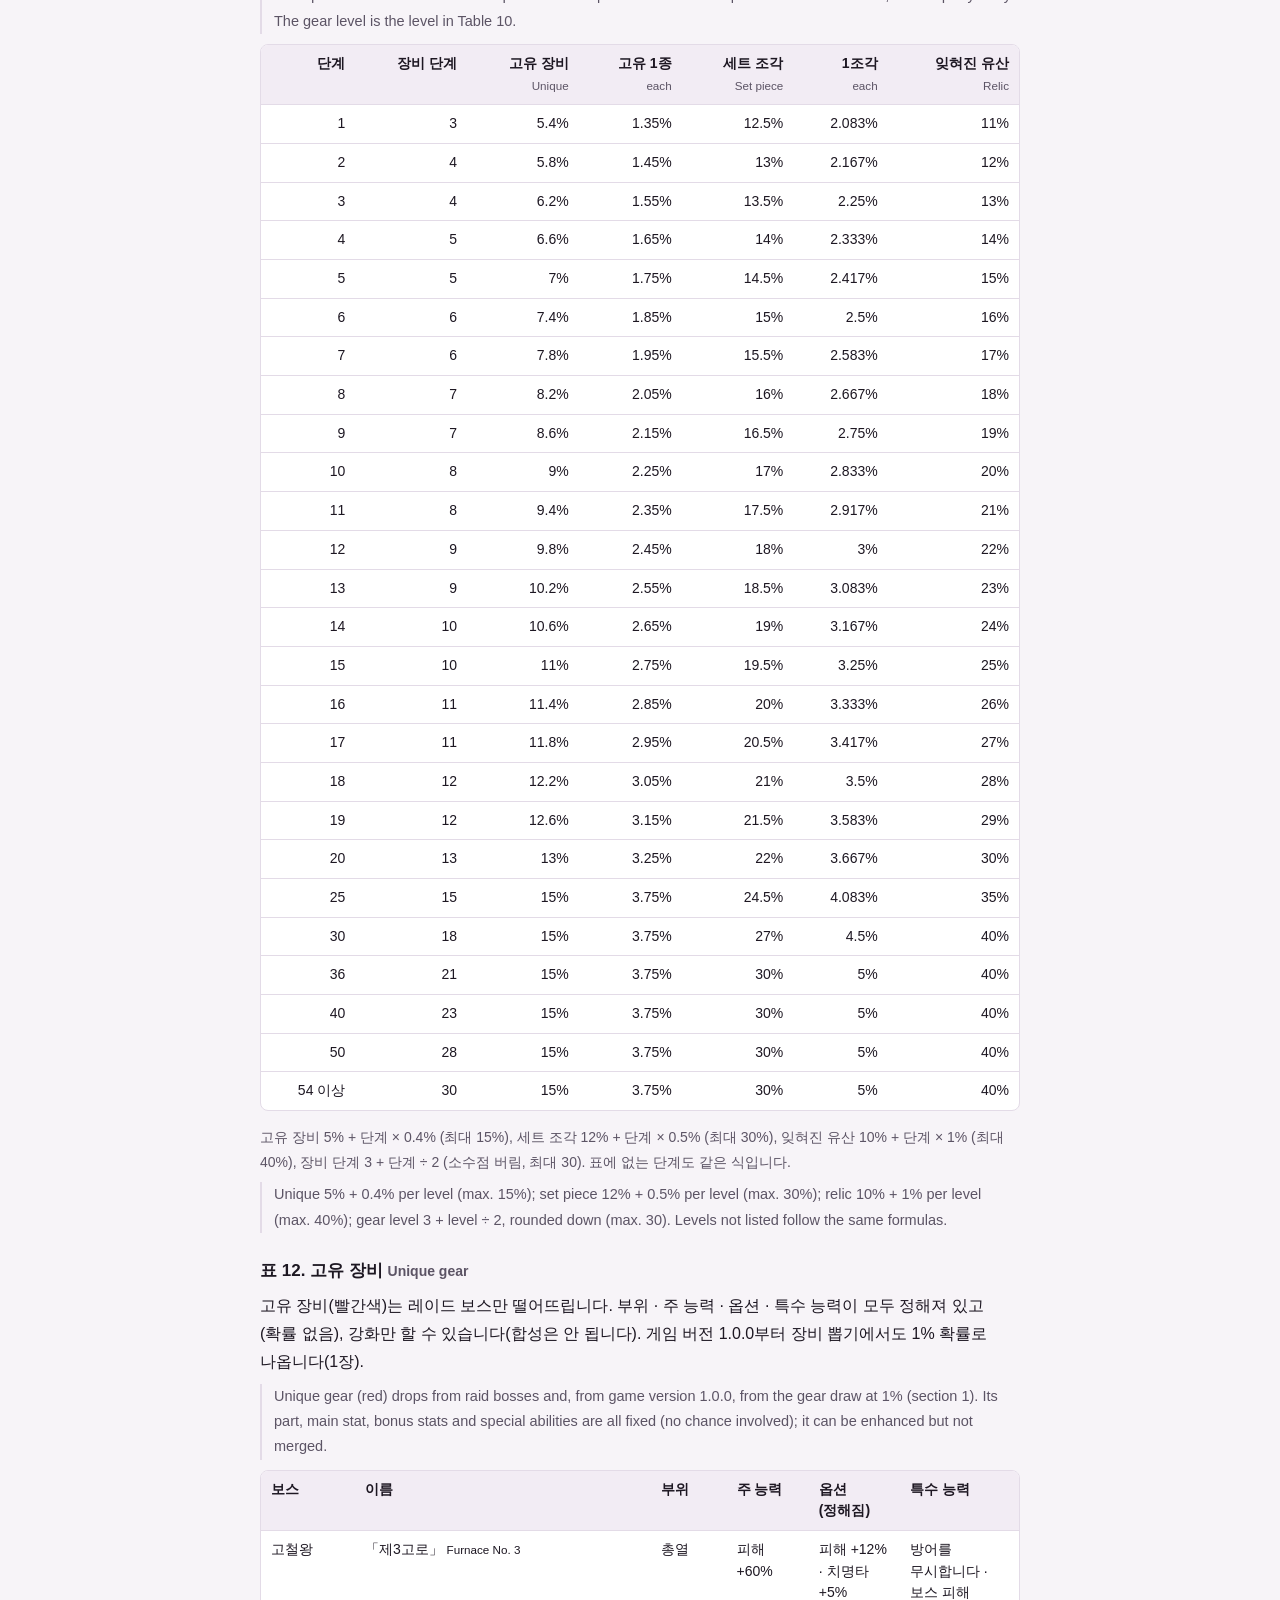
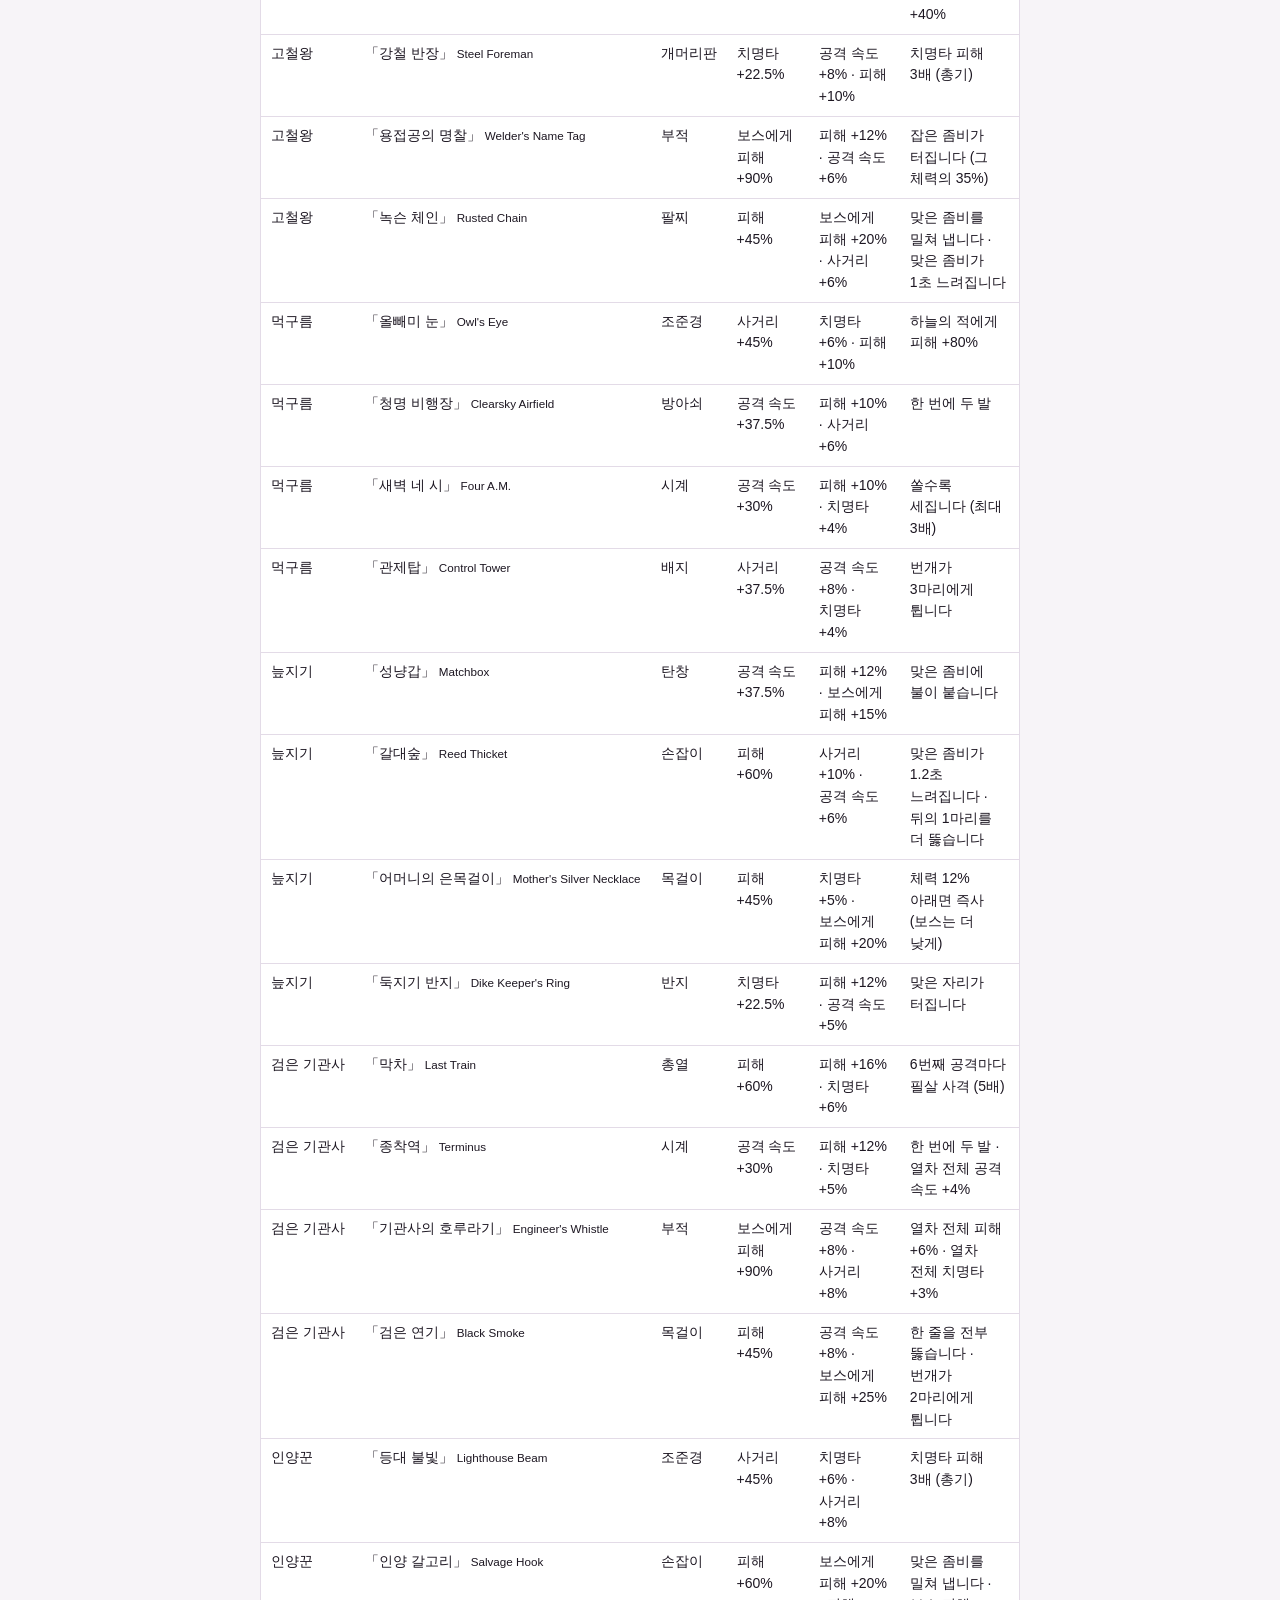
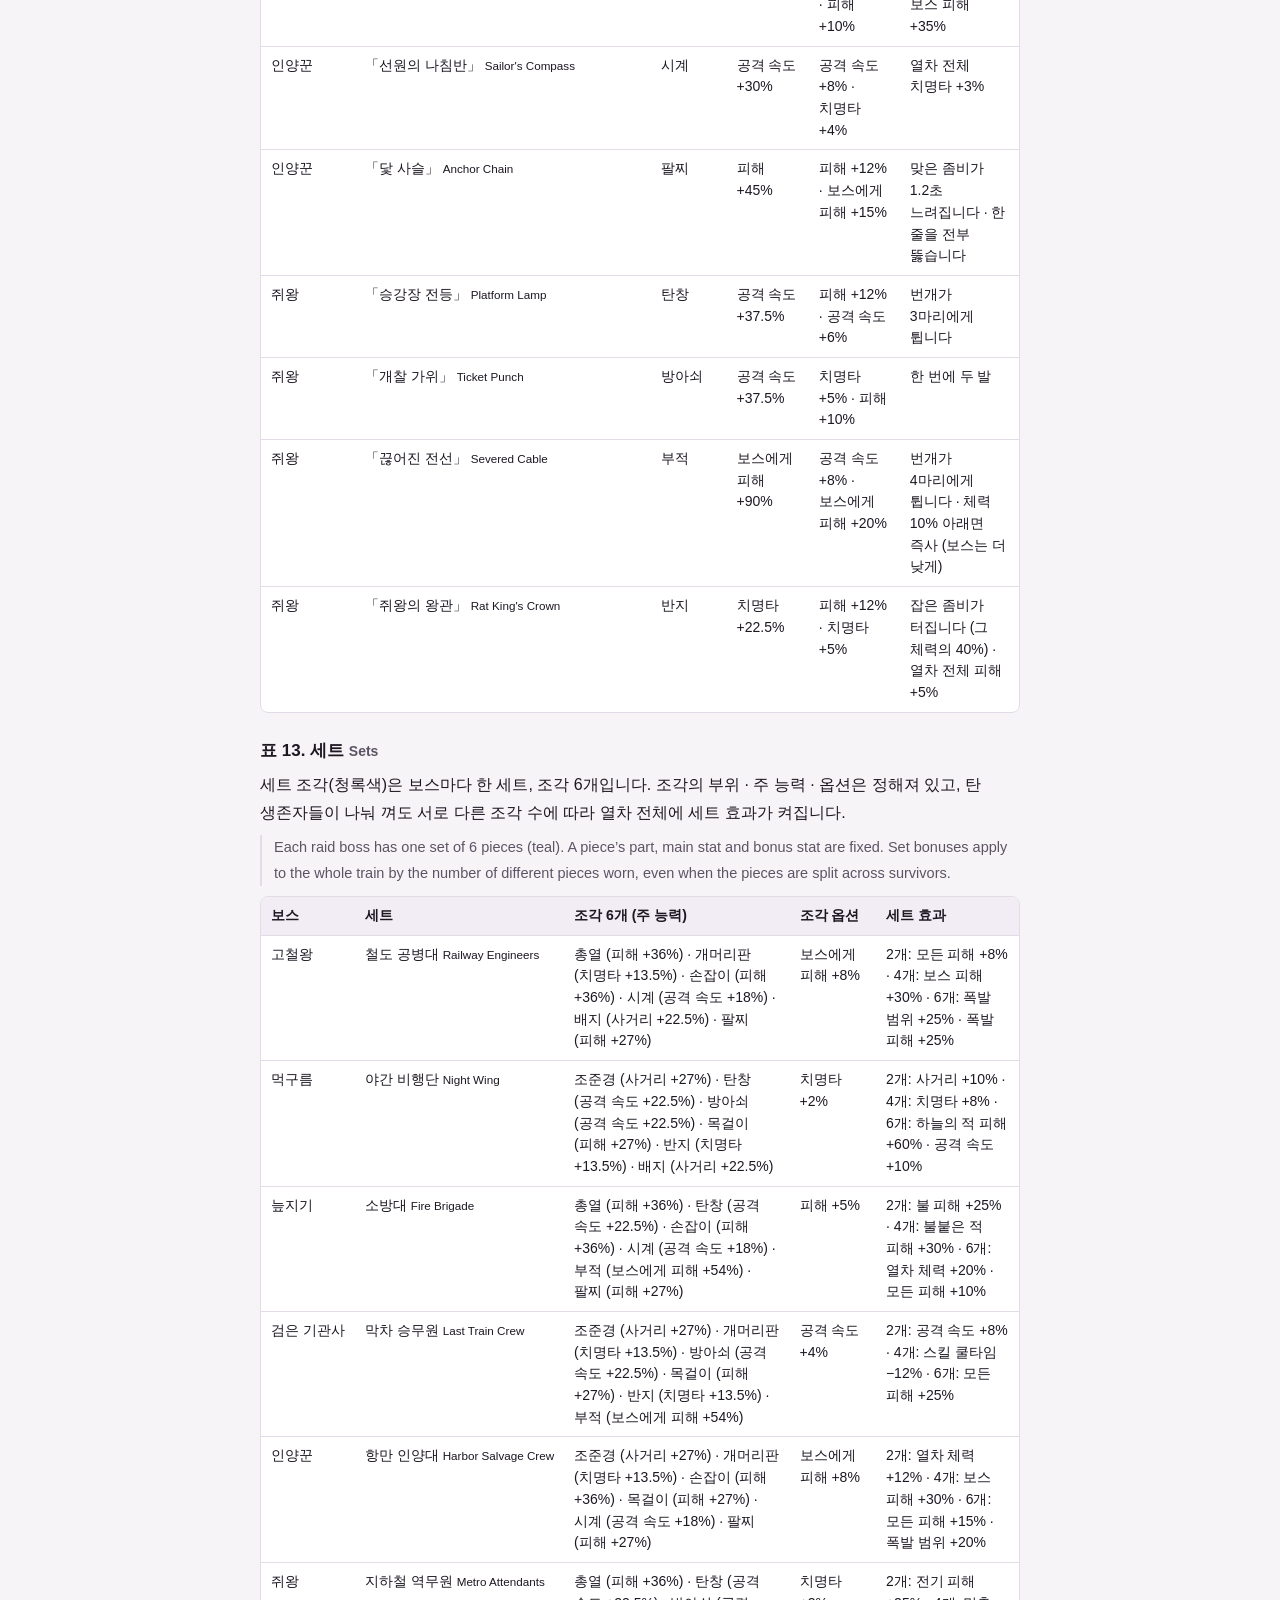
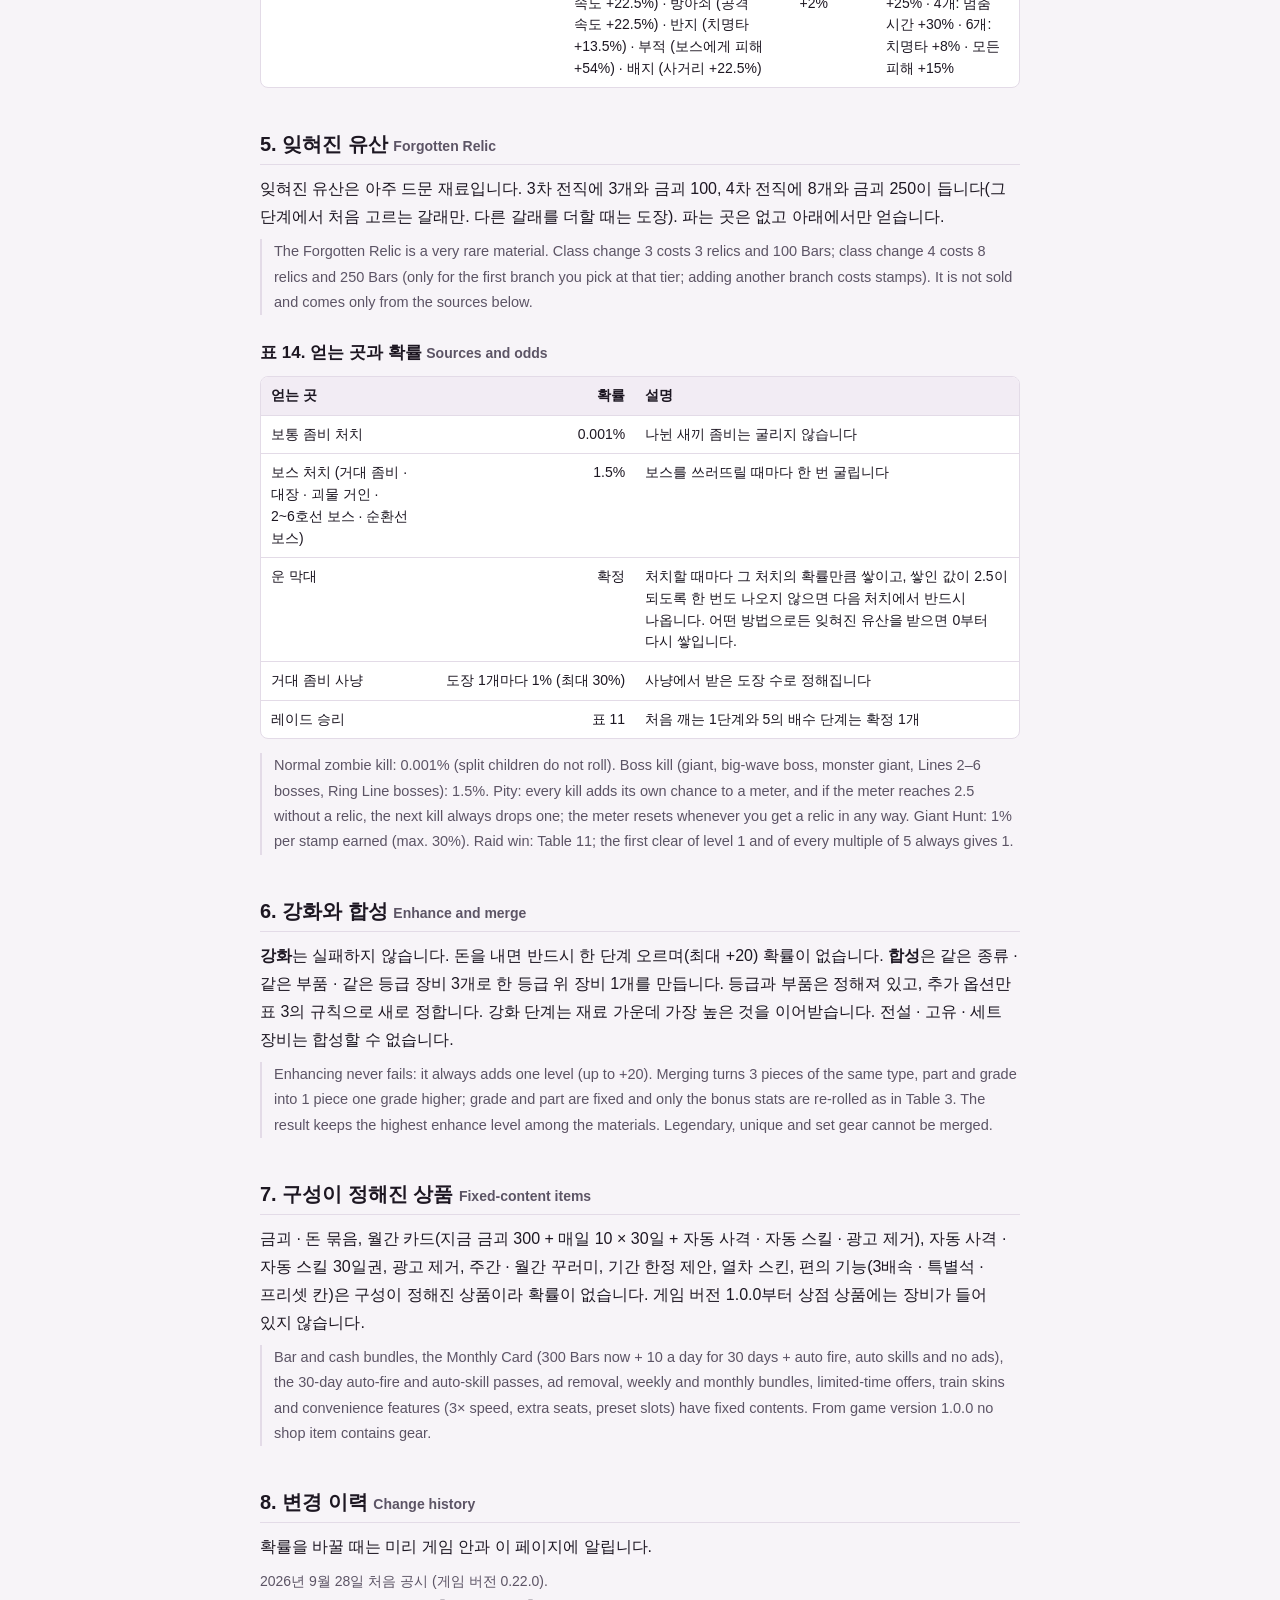
<file: odds.html>
<!doctype html>
<html lang="ko">
<head>
<meta charset="utf-8">
<meta name="viewport" content="width=device-width, initial-scale=1">
<title>확률 정보 · 달려라 막차</title>
<meta name="description" content="달려라 막차: 좀비 디펜스 확률형 아이템 확률 정보 (Drop rates)">
<link rel="icon" href="icon.png">
<link rel="apple-touch-icon" href="icon.png">
<link rel="stylesheet" href="style.css">
</head>
<body>
<header class="top" id="top">
<div class="top-inner">
<a class="brand" href="./"><img src="icon.png" alt="" width="44" height="44"><span><b>달려라 막차</b><small lang="en">Last Train Run: Zombie Defense</small></span></a>
<nav class="nav" aria-label="메뉴"><a href="privacy.html">개인정보</a><a href="terms.html">약관</a><a href="odds.html" aria-current="page">확률 정보</a><a href="delete.html">계정 삭제</a><a href="licenses.html">라이선스</a></nav>
</div>
</header>
<main class="wrap doc">
<h1>확률 정보</h1>
<p class="meta">달려라 막차: 좀비 디펜스 · 기준: 게임 버전 0.28.0 · 공시일 2026년 9월 30일</p>
<p>「게임산업진흥에 관한 법률」에 따라 게임 안에서 결과가 확률로 정해지는 아이템의 종류와 확률을 공개합니다. 게임 안에서는 특별 작전 창의 [확률 정보], 레이드 로비의 [확률 정보], 설정 → 지원 → 확률 정보에서 무기 상자 · 작전 보상 장비 · 장비 뽑기 · 레이드 보상의 확률을 볼 수 있고, 장비 뽑기 화면에도 등급 확률과 천장까지 남은 횟수가 늘 표시됩니다. 확률은 반올림해 적었기 때문에 합이 100%와 조금 다를 수 있습니다.</p>
<p class="en" lang="en">This page lists every item in the game whose result is decided by chance, with its odds, as required by Korean law. In the game, open [Drop rates] in the Special Ops window, in the Raid lobby, or under Settings → Support → Drop rates to see the weapon crate, op gear, gear draw and raid reward odds; the gear draw screen always shows its grade odds and the pity counter. Figures are rounded, so rows may not add up to exactly 100%.</p>

<h2 id="gacha">1. 장비 뽑기 <small class="note" lang="en">Gear draw</small></h2>
<p>금괴로 뽑습니다. 1회 금괴 30, 10회 금괴 270이며, 광고를 보고 하루 1회 무료로 뽑을 수 있습니다. 10회 뽑기와 광고 뽑기도 1회 뽑기와 확률이 같고, 10회 뽑기에 따로 보장되는 등급은 없습니다. 한 번에 장비 1개가 나오며 종류(무기 부품 · 장신구) · 부품 · 등급이 모두 무작위로 정해집니다.</p>
<p class="en" lang="en">Paid with Bars: 1 draw 30, 10 draws 270, plus 1 free draw a day by watching an ad. All draws use the same odds; 10 draws have no extra guarantee. Each draw gives one piece of gear with a random type, part and grade.</p>
<h3>표 1. 등급 확률 <small class="note" lang="en">Grade odds</small></h3>
<div class="tbl"><table class="num"><thead><tr><th class="n">일반<br><small lang="en">Common</small></th><th class="n">고급<br><small lang="en">Fine</small></th><th class="n">희귀<br><small lang="en">Rare</small></th><th class="n">영웅<br><small lang="en">Epic</small></th><th class="n">전설<br><small lang="en">Legendary</small></th></tr></thead><tbody><tr><td class="n">25%</td><td class="n">30%</td><td class="n">27%</td><td class="n">13%</td><td class="n">4%</td></tr></tbody></table></div>
<p><b>고유 장비 1%</b>: 표 1의 다섯 등급(합 99%)과 따로, 뽑을 때마다 1% 확률로 고유 장비가 나옵니다. 4장 표 12의 고유 장비 24종 가운데 하나를 같은 확률(각 0.0417%)로 고르며, 부위 · 능력은 정해져 있습니다. 다섯 등급과 고유 장비를 합하면 100%입니다.</p>
<p class="en" lang="en">Unique gear 1%: apart from the five grades in Table 1 (99% in total), each draw gives Unique gear 1% of the time, picked evenly from the 24 unique items in Table 12 (section 4), 0.0417% each; their part and stats are fixed. The five grades and Unique add up to 100%.</p>
<h3>표 2. 부품별 개별 확률 <small class="note" lang="en">Odds per item</small></h3>
<p>무기 부품과 장신구가 50%씩, 그 안의 부품 6가지는 같은 확률로 나옵니다. 부품 하나가 나올 확률은 1/12(8.3333%)이고, 개별 확률은 등급 확률 × 1/12입니다.</p>
<p class="en" lang="en">Weapon parts and trinkets are 50% each, and the six parts in each group are equally likely, so each part is 1/12 (8.3333%). Individual odds = grade odds × 1/12.</p>
<div class="tbl"><table class="num"><thead><tr><th>분류</th><th>부품</th><th>주 능력</th><th class="n">일반<br><small lang="en">Common</small></th><th class="n">고급<br><small lang="en">Fine</small></th><th class="n">희귀<br><small lang="en">Rare</small></th><th class="n">영웅<br><small lang="en">Epic</small></th><th class="n">전설<br><small lang="en">Legendary</small></th></tr></thead><tbody><tr><td class="k">무기 부품</td><td class="k">총열 <small lang="en">Barrel</small></td><td class="k">피해</td><td class="n">2.0833%</td><td class="n">2.5000%</td><td class="n">2.2500%</td><td class="n">1.0833%</td><td class="n">0.3333%</td></tr><tr><td class="k">무기 부품</td><td class="k">조준경 <small lang="en">Scope</small></td><td class="k">사거리</td><td class="n">2.0833%</td><td class="n">2.5000%</td><td class="n">2.2500%</td><td class="n">1.0833%</td><td class="n">0.3333%</td></tr><tr><td class="k">무기 부품</td><td class="k">탄창 <small lang="en">Magazine</small></td><td class="k">공격 속도</td><td class="n">2.0833%</td><td class="n">2.5000%</td><td class="n">2.2500%</td><td class="n">1.0833%</td><td class="n">0.3333%</td></tr><tr><td class="k">무기 부품</td><td class="k">개머리판 <small lang="en">Stock</small></td><td class="k">치명타</td><td class="n">2.0833%</td><td class="n">2.5000%</td><td class="n">2.2500%</td><td class="n">1.0833%</td><td class="n">0.3333%</td></tr><tr><td class="k">무기 부품</td><td class="k">손잡이 <small lang="en">Grip</small></td><td class="k">피해</td><td class="n">2.0833%</td><td class="n">2.5000%</td><td class="n">2.2500%</td><td class="n">1.0833%</td><td class="n">0.3333%</td></tr><tr><td class="k">무기 부품</td><td class="k">방아쇠 <small lang="en">Trigger</small></td><td class="k">공격 속도</td><td class="n">2.0833%</td><td class="n">2.5000%</td><td class="n">2.2500%</td><td class="n">1.0833%</td><td class="n">0.3333%</td></tr><tr><td class="k">장신구</td><td class="k">목걸이 <small lang="en">Necklace</small></td><td class="k">피해</td><td class="n">2.0833%</td><td class="n">2.5000%</td><td class="n">2.2500%</td><td class="n">1.0833%</td><td class="n">0.3333%</td></tr><tr><td class="k">장신구</td><td class="k">반지 <small lang="en">Ring</small></td><td class="k">치명타</td><td class="n">2.0833%</td><td class="n">2.5000%</td><td class="n">2.2500%</td><td class="n">1.0833%</td><td class="n">0.3333%</td></tr><tr><td class="k">장신구</td><td class="k">시계 <small lang="en">Watch</small></td><td class="k">공격 속도</td><td class="n">2.0833%</td><td class="n">2.5000%</td><td class="n">2.2500%</td><td class="n">1.0833%</td><td class="n">0.3333%</td></tr><tr><td class="k">장신구</td><td class="k">부적 <small lang="en">Charm</small></td><td class="k">보스에게 피해</td><td class="n">2.0833%</td><td class="n">2.5000%</td><td class="n">2.2500%</td><td class="n">1.0833%</td><td class="n">0.3333%</td></tr><tr><td class="k">장신구</td><td class="k">배지 <small lang="en">Badge</small></td><td class="k">사거리</td><td class="n">2.0833%</td><td class="n">2.5000%</td><td class="n">2.2500%</td><td class="n">1.0833%</td><td class="n">0.3333%</td></tr><tr><td class="k">장신구</td><td class="k">팔찌 <small lang="en">Bracelet</small></td><td class="k">피해</td><td class="n">2.0833%</td><td class="n">2.5000%</td><td class="n">2.2500%</td><td class="n">1.0833%</td><td class="n">0.3333%</td></tr></tbody></table></div>
<h3>천장 <small class="note" lang="en">Pity</small></h3>
<p>고유 장비가 49번 연속 나오지 않으면, 50번째 뽑기는 반드시 고유 장비가 나옵니다(고유 장비 가운데 하나를 같은 확률로). 고유 장비가 나오면 횟수는 0부터 다시 셉니다. 10회 뽑기와 광고 뽑기도 횟수에 들어가며, 천장까지 남은 횟수는 뽑기 화면에 표시됩니다. 세트 장비는 장비 뽑기에서 나오지 않습니다(레이드 보상, 4장).</p>
<p class="en" lang="en">If no Unique appears in 49 draws in a row, the 50th draw is always Unique (one of the unique items, evenly). The count resets whenever a Unique appears. 10-draws and ad draws count, and the draw screen shows how many draws remain. Set pieces never come from the gear draw (they are raid rewards, section 4).</p>
<h3>상점 상품에 든 장비 <small class="note" lang="en">Gear inside shop items</small></h3>
<p>게임 버전 1.0.0부터 상점 상품에는 장비가 들어 있지 않습니다. 예전에 장비가 들어 있던 상품은 도장으로 바뀌었습니다. 아래는 그 전(0.30.x)의 규칙입니다. 스타터 패키지 · 월간 성장 상자 · 기간 한정 제안처럼 장비가 들어 있는 상품은 장비의 등급이 상품에 적힌 대로 정해져 있습니다. 부품은 무기 부품 6종 · 장신구 6종 가운데 하나를 각각 1/12(8.33%)의 확률로 고르고, 추가 옵션은 아래 표 3과 같은 규칙으로 정합니다. 게임의 구매 창과 설정 → 지원 → 확률 정보에도 같은 내용을 적어 둡니다.</p>
<p class="en" lang="en">From game version 1.0.0 no shop item contains gear; items that used to are now given Stamps instead. The rule below applied before (0.30.x). Shop items that contain gear (the starter pack, the monthly growth chest, limited-time offers) give gear of the grade listed on the item. The part is one of 6 weapon parts and 6 trinkets, 1/12 (8.33%) each, and bonus stats follow Table 3 below. The in-game purchase window and Settings → Support → Odds say the same.</p>
<h3>표 3. 추가 옵션 <small class="note" lang="en">Bonus stats</small></h3>
<p>주 능력은 부품마다 정해져 있고 등급이 높을수록 커집니다(확률 없음). 여기에 등급에 따라 추가 옵션이 붙습니다: 일반 0개 · 고급 1개 · 희귀 2개 · 영웅 2개 · 전설 3개. 추가 옵션은 그 장비의 주 능력을 뺀 4가지 가운데 서로 다른 것으로 같은 확률로 고르고, 값은 아래 범위 안에서 고르게 정한 뒤 1% 단위로 반올림합니다.</p>
<p class="en" lang="en">Each part has a fixed main stat that grows with grade (no chance involved). Bonus stats by grade: Common 0, Fine 1, Rare 2, Epic 2, Legendary 3. They are picked evenly from the four stats other than the main stat, without repeats, and each value is drawn evenly within its range and rounded to 1%.</p>
<div class="tbl"><table><thead><tr><th>옵션</th><th>값 범위</th></tr></thead><tbody><tr><td class="k">피해 <small lang="en">Damage</small></td><td class="n">4~15%</td></tr><tr><td class="k">공격 속도 <small lang="en">Attack speed</small></td><td class="n">3~12%</td></tr><tr><td class="k">사거리 <small lang="en">Range</small></td><td class="n">3~12%</td></tr><tr><td class="k">치명타 <small lang="en">Crit</small></td><td class="n">2~8%</td></tr><tr><td class="k">보스에게 피해 <small lang="en">Damage to bosses</small></td><td class="n">6~25%</td></tr></tbody></table></div>
<h2 id="crate">2. 무기 상자 <small class="note" lang="en">Weapon crate</small></h2>
<p>특별 작전 「무기고 탈환」에서 단계를 골라 이기면 무기 상자 1개를 받고, 상자를 열면 내 무기 1개가 나옵니다. 단계는 1~25이고, 단계가 높을수록 적이 세고 좋은 등급이 잘 나옵니다. 내 전투력이 그 단계 권장 전투력의 절반 이상이어야 도전할 수 있습니다. 특별 작전은 모든 작전을 합쳐 하루 3번 무료로 들어가며, 그다음부터는 1번에 금괴 10이 듭니다(지거나 중간에 나오면 그 입장은 돌려받습니다).</p>
<p>상자의 등급 확률은 고른 단계로 정해집니다: 상자 단계 = 탈환 단계 (20단계부터는 확률이 같습니다).</p>
<p class="en" lang="en">Pick a tier in the special op “Armory Retake” and win to get one weapon crate, which opens into one weapon. Tiers go from 1 to 25; higher tiers have tougher enemies and better grade odds. You can challenge a tier when your power is at least half its recommended power. Special ops are free 3 times a day in total, then 10 Bars per entry (refunded if you lose or leave). The crate grade odds follow the tier you pick (the same from tier 20 on).</p>
<h3>표 4. 단계별 등급 확률 <small class="note" lang="en">Grade odds by tier</small></h3>
<div class="tbl"><table class="num"><thead><tr><th class="n">단계</th><th class="n">적 세기 (전체 구간)</th><th class="n">일반<br><small lang="en">Common</small></th><th class="n">고급<br><small lang="en">Fine</small></th><th class="n">희귀<br><small lang="en">Rare</small></th><th class="n">영웅<br><small lang="en">Epic</small></th><th class="n">전설<br><small lang="en">Legendary</small></th></tr></thead><tbody><tr><td class="n">1</td><td class="n">5</td><td class="n">49.10%</td><td class="n">30.00%</td><td class="n">14.48%</td><td class="n">5.30%</td><td class="n">1.12%</td></tr><tr><td class="n">2</td><td class="n">10</td><td class="n">48.20%</td><td class="n">30.00%</td><td class="n">14.96%</td><td class="n">5.60%</td><td class="n">1.24%</td></tr><tr><td class="n">3</td><td class="n">15</td><td class="n">47.30%</td><td class="n">30.00%</td><td class="n">15.44%</td><td class="n">5.90%</td><td class="n">1.36%</td></tr><tr><td class="n">4</td><td class="n">20</td><td class="n">46.40%</td><td class="n">30.00%</td><td class="n">15.92%</td><td class="n">6.20%</td><td class="n">1.48%</td></tr><tr><td class="n">5</td><td class="n">30</td><td class="n">45.50%</td><td class="n">30.00%</td><td class="n">16.40%</td><td class="n">6.50%</td><td class="n">1.60%</td></tr><tr><td class="n">6</td><td class="n">40</td><td class="n">44.60%</td><td class="n">30.00%</td><td class="n">16.88%</td><td class="n">6.80%</td><td class="n">1.72%</td></tr><tr><td class="n">7</td><td class="n">80</td><td class="n">43.70%</td><td class="n">30.00%</td><td class="n">17.36%</td><td class="n">7.10%</td><td class="n">1.84%</td></tr><tr><td class="n">8</td><td class="n">130</td><td class="n">42.80%</td><td class="n">30.00%</td><td class="n">17.84%</td><td class="n">7.40%</td><td class="n">1.96%</td></tr><tr><td class="n">9</td><td class="n">180</td><td class="n">41.90%</td><td class="n">30.00%</td><td class="n">18.32%</td><td class="n">7.70%</td><td class="n">2.08%</td></tr><tr><td class="n">10</td><td class="n">225</td><td class="n">41.00%</td><td class="n">30.00%</td><td class="n">18.80%</td><td class="n">8.00%</td><td class="n">2.20%</td></tr><tr><td class="n">11</td><td class="n">265</td><td class="n">40.10%</td><td class="n">30.00%</td><td class="n">19.28%</td><td class="n">8.30%</td><td class="n">2.32%</td></tr><tr><td class="n">12</td><td class="n">305</td><td class="n">39.20%</td><td class="n">30.00%</td><td class="n">19.76%</td><td class="n">8.60%</td><td class="n">2.44%</td></tr><tr><td class="n">13</td><td class="n">365</td><td class="n">38.30%</td><td class="n">30.00%</td><td class="n">20.24%</td><td class="n">8.90%</td><td class="n">2.56%</td></tr><tr><td class="n">14</td><td class="n">425</td><td class="n">37.40%</td><td class="n">30.00%</td><td class="n">20.72%</td><td class="n">9.20%</td><td class="n">2.68%</td></tr><tr><td class="n">15</td><td class="n">485</td><td class="n">36.50%</td><td class="n">30.00%</td><td class="n">21.20%</td><td class="n">9.50%</td><td class="n">2.80%</td></tr><tr><td class="n">16</td><td class="n">545</td><td class="n">35.60%</td><td class="n">30.00%</td><td class="n">21.68%</td><td class="n">9.80%</td><td class="n">2.92%</td></tr><tr><td class="n">17</td><td class="n">605</td><td class="n">34.70%</td><td class="n">30.00%</td><td class="n">22.16%</td><td class="n">10.10%</td><td class="n">3.04%</td></tr><tr><td class="n">18</td><td class="n">800</td><td class="n">33.80%</td><td class="n">30.00%</td><td class="n">22.64%</td><td class="n">10.40%</td><td class="n">3.16%</td></tr><tr><td class="n">19</td><td class="n">1,000</td><td class="n">32.90%</td><td class="n">30.00%</td><td class="n">23.12%</td><td class="n">10.70%</td><td class="n">3.28%</td></tr><tr><td class="n">20</td><td class="n">1,500</td><td class="n">32.00%</td><td class="n">30.00%</td><td class="n">23.60%</td><td class="n">11.00%</td><td class="n">3.40%</td></tr><tr><td class="n">21</td><td class="n">2,000</td><td class="n">32.00%</td><td class="n">30.00%</td><td class="n">23.60%</td><td class="n">11.00%</td><td class="n">3.40%</td></tr><tr><td class="n">22</td><td class="n">3,000</td><td class="n">32.00%</td><td class="n">30.00%</td><td class="n">23.60%</td><td class="n">11.00%</td><td class="n">3.40%</td></tr><tr><td class="n">23</td><td class="n">5,000</td><td class="n">32.00%</td><td class="n">30.00%</td><td class="n">23.60%</td><td class="n">11.00%</td><td class="n">3.40%</td></tr><tr><td class="n">24</td><td class="n">7,500</td><td class="n">32.00%</td><td class="n">30.00%</td><td class="n">23.60%</td><td class="n">11.00%</td><td class="n">3.40%</td></tr><tr><td class="n">25</td><td class="n">10,000</td><td class="n">32.00%</td><td class="n">30.00%</td><td class="n">23.60%</td><td class="n">11.00%</td><td class="n">3.40%</td></tr></tbody></table></div>
<h3>표 5. 등급 안에서의 확률 <small class="note" lang="en">Odds within a grade</small></h3>
<p>개별 확률은 표 4의 등급 확률 × 표 5의 확률입니다. 예를 들어 1단계에서 「막차의 기적」은 1.12% × 10% = 0.112%, 「영웅 번개 권총」은 5.30% × 1% = 0.053%, 「희귀 석궁」은 14.48% × 8.3333% = 1.2067%입니다.</p>
<p class="en" lang="en">Individual odds = grade odds (Table 4) × odds within the grade (Table 5). For example at tier 1: Last Train Miracle 1.12% × 10% = 0.112%; an Epic Lightning Pistol 5.30% × 1% = 0.053%; a Rare Crossbow 14.48% × 8.3333% = 1.2067%.</p>
<div class="tbl"><table class="stack"><thead><tr><th>등급</th><th>나오는 것</th><th class="n">등급 안 확률</th><th class="n">추가 옵션</th><th>특수 능력</th></tr></thead><tbody><tr><td data-label="등급" class="k">일반</td><td data-label="나오는 것">무기 12종 가운데 하나</td><td data-label="등급 안 확률" class="n">각 8.3333%</td><td data-label="추가 옵션" class="n">0개</td><td data-label="특수 능력">없음</td></tr><tr><td data-label="등급" class="k">고급</td><td data-label="나오는 것">무기 12종 가운데 하나</td><td data-label="등급 안 확률" class="n">각 8.3333%</td><td data-label="추가 옵션" class="n">1개</td><td data-label="특수 능력">없음</td></tr><tr><td data-label="등급" class="k">희귀</td><td data-label="나오는 것">무기 12종 가운데 하나</td><td data-label="등급 안 확률" class="n">각 8.3333%</td><td data-label="추가 옵션" class="n">2개</td><td data-label="특수 능력">없음</td></tr><tr><td data-label="등급" class="k">영웅</td><td data-label="나오는 것">고유 무기 4종 가운데 하나 (합 40%)</td><td data-label="등급 안 확률" class="n">각 10%</td><td data-label="추가 옵션" class="n">정해짐</td><td data-label="특수 능력">정해짐</td></tr><tr><td data-label="등급" class="k">영웅</td><td data-label="나오는 것">무기 12종 × 특수 능력 5종 (합 60%)</td><td data-label="등급 안 확률" class="n">조합마다 1%</td><td data-label="추가 옵션" class="n">3개</td><td data-label="특수 능력">5종 가운데 하나</td></tr><tr><td data-label="등급" class="k">전설</td><td data-label="나오는 것">고유 무기 4종 가운데 하나 (합 40%)</td><td data-label="등급 안 확률" class="n">각 10%</td><td data-label="추가 옵션" class="n">정해짐</td><td data-label="특수 능력">정해짐</td></tr><tr><td data-label="등급" class="k">전설</td><td data-label="나오는 것">무기 12종 × 특수 능력 5종 (합 60%)</td><td data-label="등급 안 확률" class="n">조합마다 1%</td><td data-label="추가 옵션" class="n">4개</td><td data-label="특수 능력">5종 가운데 하나</td></tr></tbody></table></div>
<p class="note">무기 12종: 권총 · 산탄총 · 기관단총 · 저격총 · 수류탄 · 화염병 · 전기 충격기 · 돌격소총 · 석궁 · 로켓 발사기 · 화염방사기 · 레일건</p>
<p class="en" lang="en">12 weapons: Pistol, Shotgun, SMG, Sniper rifle, Grenade, Molotov, Taser, Assault Rifle, Crossbow, Rocket Launcher, Flamethrower, Railgun.</p>
<h3>표 6. 고유 무기 <small class="note" lang="en">Named weapons</small></h3>
<div class="tbl"><table class="stack"><thead><tr><th>이름</th><th>등급</th><th>무기</th><th>특수 능력</th><th>옵션 (정해진 값)</th></tr></thead><tbody><tr><td data-label="이름" class="k">보안관의 유품 <small lang="en">Sheriff's Keepsake</small></td><td data-label="등급" class="k">영웅</td><td data-label="무기" class="k">권총</td><td data-label="특수 능력" class="k">두 번 쏘는</td><td data-label="옵션 (정해진 값)">치명타 확률 +25% · 피해 +40% · 거대 좀비에게 피해 +30%</td></tr><tr><td data-label="이름" class="k">폭풍 산탄총 <small lang="en">Storm Shotgun</small></td><td data-label="등급" class="k">영웅</td><td data-label="무기" class="k">산탄총</td><td data-label="특수 능력" class="k">번개</td><td data-label="옵션 (정해진 값)">범위 +40% · 피해 +30% · 맞은 좀비가 멈출 확률 +10%</td></tr><tr><td data-label="이름" class="k">침묵의 저격총 <small lang="en">Silent Sniper</small></td><td data-label="등급" class="k">영웅</td><td data-label="무기" class="k">저격총</td><td data-label="특수 능력" class="k">사신의</td><td data-label="옵션 (정해진 값)">거대 좀비에게 피해 +80% · 피해 +40% · 치명타 확률 +20%</td></tr><tr><td data-label="이름" class="k">번개 장갑 <small lang="en">Lightning Gauntlet</small></td><td data-label="등급" class="k">영웅</td><td data-label="무기" class="k">전기 충격기</td><td data-label="특수 능력" class="k">번개</td><td data-label="옵션 (정해진 값)">범위 +30% · 맞은 좀비가 멈출 확률 +15% · 쏘는 속도 +20%</td></tr><tr><td data-label="이름" class="k">막차의 기적 <small lang="en">Last Train Miracle</small></td><td data-label="등급" class="k">전설</td><td data-label="무기" class="k">돌격소총</td><td data-label="특수 능력" class="k">두 번 쏘는</td><td data-label="옵션 (정해진 값)">피해 +80% · 쏘는 속도 +30% · 치명타 확률 +20% · 이 무기로 잡으면 돈 +20%</td></tr><tr><td data-label="이름" class="k">불의 심장 <small lang="en">Heart of Fire</small></td><td data-label="등급" class="k">전설</td><td data-label="무기" class="k">화염방사기</td><td data-label="특수 능력" class="k">폭발하는</td><td data-label="옵션 (정해진 값)">맞은 좀비에 불 +60% · 피해 +60% · 범위 +30% · 맞은 좀비 느리게 +1.0초</td></tr><tr><td data-label="이름" class="k">천둥 망치 <small lang="en">Thunder Hammer</small></td><td data-label="등급" class="k">전설</td><td data-label="무기" class="k">로켓 발사기</td><td data-label="특수 능력" class="k">번개</td><td data-label="옵션 (정해진 값)">피해 +90% · 범위 +40% · 맞은 좀비가 멈출 확률 +25% · 거대 좀비에게 피해 +50%</td></tr><tr><td data-label="이름" class="k">황금 총 <small lang="en">Golden Gun</small></td><td data-label="등급" class="k">전설</td><td data-label="무기" class="k">기관단총</td><td data-label="특수 능력" class="k">황금</td><td data-label="옵션 (정해진 값)">이 무기로 잡으면 돈 +60% · 쏘는 속도 +30% · 피해 +50% · 치명타 확률 +15%</td></tr></tbody></table></div>
<h3>표 7. 특수 능력 <small class="note" lang="en">Perks</small></h3>
<p>영웅 · 전설의 일반 무기에는 아래 5가지 가운데 하나가 같은 확률(각 20%)로 붙습니다.</p>
<p class="en" lang="en">Non-named Epic and Legendary weapons get one of these perks, each 20%.</p>
<div class="tbl"><table><thead><tr><th>이름</th><th>효과</th></tr></thead><tbody><tr><td class="k">폭발하는 <small lang="en">Explosive</small></td><td>맞은 자리에서 작은 폭발 <small lang="en">· Small explosion on hit</small></td></tr><tr><td class="k">두 번 쏘는 <small lang="en">Double</small></td><td>4번에 1번은 한 발 더 <small lang="en">· 1 in 4 shots fires again</small></td></tr><tr><td class="k">번개 <small lang="en">Lightning</small></td><td>옆의 두 마리에게 번개가 튑니다 <small lang="en">· Lightning jumps to two nearby zombies</small></td></tr><tr><td class="k">사신의 <small lang="en">Reaper's</small></td><td>체력 15% 아래면 즉사 <small lang="en">· Kills below 15% HP</small></td></tr><tr><td class="k">황금 <small lang="en">Golden</small></td><td>이 무기로 잡으면 돈 2배 <small lang="en">· Double cash from kills</small></td></tr></tbody></table></div>
<h3>표 8. 무기 추가 옵션 <small class="note" lang="en">Weapon bonus stats</small></h3>
<p>등급에 따라 일반 0개 · 고급 1개 · 희귀 2개 · 영웅 3개 · 전설 4개가 붙습니다. 아래 9가지 가운데 서로 다른 것으로 같은 확률로 고르고, 값은 범위 안에서 고르게 정한 뒤 0.01 단위(1%, 0.01초)로 반올림합니다.</p>
<p class="en" lang="en">Bonus stats by grade: Common 0, Fine 1, Rare 2, Epic 3, Legendary 4, picked evenly from these nine without repeats; each value is drawn evenly within its range and rounded to 0.01 (1%, 0.01 s).</p>
<div class="tbl"><table><thead><tr><th>옵션</th><th>값 범위</th></tr></thead><tbody><tr><td class="k">피해 <small lang="en">Damage</small></td><td class="n">10~35%</td></tr><tr><td class="k">쏘는 속도 <small lang="en">Fire rate</small></td><td class="n">6~22%</td></tr><tr><td class="k">범위 <small lang="en">Radius</small></td><td class="n">8~30%</td></tr><tr><td class="k">치명타 확률 <small lang="en">Crit chance</small></td><td class="n">5~20%</td></tr><tr><td class="k">거대 좀비에게 피해 <small lang="en">Damage to giants</small></td><td class="n">15~50%</td></tr><tr><td class="k">맞은 좀비에 불 <small lang="en">Ignites on hit</small></td><td class="n">20~60%</td></tr><tr><td class="k">맞은 좀비 느리게 <small lang="en">Slows on hit</small></td><td class="n">0.4~1.2초 (s)</td></tr><tr><td class="k">이 무기로 잡으면 돈 <small lang="en">Cash from kills</small></td><td class="n">5~20%</td></tr><tr><td class="k">맞은 좀비가 멈출 확률 <small lang="en">Stun chance</small></td><td class="n">5~15%</td></tr></tbody></table></div>
<h2 id="drops">3. 전투 보상으로 얻는 장비 <small class="note" lang="en">Gear from battles</small></h2>
<p>아래 상황에서 장비가 무료로 떨어집니다. 종류 · 부품과 추가 옵션은 장비 뽑기와 같은 규칙(부품 하나 1/12, 표 3)을 따르고, 등급 확률은 상황마다 정해지는 단계에 따라 표 10과 같습니다.</p>
<p class="en" lang="en">Gear also drops for free in these situations. Parts and bonus stats follow the gear draw rules (each part 1/12, Table 3); grade odds depend on the level set by the situation (Table 10).</p>
<h3>표 9. 얻는 곳과 단계 <small class="note" lang="en">Where gear drops</small></h3>
<div class="tbl"><table class="stack"><thead><tr><th>상황</th><th>떨어질 확률</th><th>단계</th></tr></thead><tbody><tr><td data-label="상황">1호선 거대 좀비 · 대장 처치</td><td data-label="떨어질 확률">그 구간에서 처음 잡으면 반드시, 다시 잡으면 20%</td><td data-label="단계">구간 ÷ 5 (소수점 버림, 최소 1). 10구간마다 오는 큰 고비의 대장은 +1</td></tr><tr><td data-label="상황">2~6호선 구간 승리</td><td data-label="떨어질 확률">보스가 나오는 구간은 반드시, 그 밖은 20%</td><td data-label="단계">8 + 구간 번호 ÷ 10 (소수점 버림, 최대 30)</td></tr><tr><td data-label="상황">순환선 구간 넘김</td><td data-label="떨어질 확률">처음 넘기는 역 구간(10의 배수)과 한 바퀴 끝 구간은 반드시, 그 밖은 15%</td><td data-label="단계">30</td></tr><tr><td data-label="상황">차량기지 보급 · 급수장 (다시 하기) 성공</td><td data-label="떨어질 확률">반드시</td><td data-label="단계">8 + 2~6호선에서 깬 구간 수 ÷ 10 (소수점 버림, 최대 30)</td></tr><tr><td data-label="상황">무기고 탈환 성공</td><td data-label="떨어질 확률">반드시 (무기 상자와 따로)</td><td data-label="단계">고른 단계의 적 세기 구간으로 정해짐: 1호선 구간이면 구간 ÷ 5 (최소 1), 2~6호선이면 8 + (구간 − 40) ÷ 10 (최대 29), 순환선이면 30</td></tr><tr><td data-label="상황">거대 좀비 사냥</td><td data-label="떨어질 확률">도장을 1개 이상 받으면 반드시</td><td data-label="단계">내 최전선: 1호선이면 최고 구간 ÷ 5 (최소 1), 2~6호선이면 8 + 깬 구간 수 ÷ 10, 순환선이면 30. 도장을 15개 이상 받으면 +1</td></tr><tr><td data-label="상황">정예 몬스터 처치 (1호선 일정 구간부터 · 2~6호선 · 순환선)</td><td data-label="떨어질 확률">처음 잡는 정예는 반드시, 그 밖은 30%</td><td data-label="단계">내 최전선: 1호선이면 최고 구간 ÷ 5 (최소 1), 2~6호선이면 8 + 깬 구간 수 ÷ 10, 순환선이면 30</td></tr><tr><td data-label="상황">레이드 승리</td><td data-label="떨어질 확률">반드시 (4장의 고유 · 세트 장비와 따로)</td><td data-label="단계">3 + 레이드 단계 ÷ 2 (소수점 버림, 최대 30)</td></tr></tbody></table></div>
<p class="en" lang="en">Line 1 giants and bosses: always on the first kill in a stage, 20% after that; level = stage ÷ 5 (min. 1), +1 for the boss of every 10th stage. Lines 2–6: boss stages always, others 20%; level = 8 + stage ÷ 10 (max. 30). Ring Line: the first time you pass each station stage (every 10th) and each lap end, always; otherwise 15%; level 30. Depot supply and water station repeats: always; level = 8 + Line 2–6 stages cleared ÷ 10 (max. 30). Armory Retake: always, in addition to the crate; level from the enemy stage of the tier (Line 1: stage ÷ 5, min. 1; Lines 2–6: 8 + (stage − 40) ÷ 10, max. 29; Ring Line: 30). Giant Hunt: always if you earn at least 1 stamp; level = your frontier (Line 1: best stage ÷ 5, min. 1; Lines 2–6: 8 + stages cleared ÷ 10; Ring Line: 30), +1 if you earn 15 stamps or more. Elite monster kill (Line 1 from a set stage, Lines 2–6, Ring Line): the first elite you ever kill always drops, after that 30%; level = your frontier as for Giant Hunt. Raid win: always, in addition to the unique and set rolls in section 4; level = 3 + raid level ÷ 2 (max. 30). All divisions round down.</p>
<h3>표 10. 단계별 등급 확률 <small class="note" lang="en">Grade odds by level</small></h3>
<p>무게(일반 550 − 15 × 단계 · 고급 280 · 희귀 120 + 9 × 단계 · 영웅 40 + 5 × 단계 · 전설 10 + 1.5 × 단계, 0.5는 올림)를 합으로 나눈 값입니다. 단계 30부터는 확률이 같습니다.</p>
<p class="en" lang="en">Each grade’s weight divided by the total: Common 550 − 15L, Fine 280, Rare 120 + 9L, Epic 40 + 5L, Legendary 10 + 1.5L (halves rounded up), L = level. Odds stop changing at level 30.</p>
<div class="tbl"><table class="num"><thead><tr><th class="n">단계</th><th class="n">일반<br><small lang="en">Common</small></th><th class="n">고급<br><small lang="en">Fine</small></th><th class="n">희귀<br><small lang="en">Rare</small></th><th class="n">영웅<br><small lang="en">Epic</small></th><th class="n">전설<br><small lang="en">Legendary</small></th></tr></thead><tbody><tr><td class="n">0</td><td class="n">55.00%</td><td class="n">28.00%</td><td class="n">12.00%</td><td class="n">4.00%</td><td class="n">1.00%</td></tr><tr><td class="n">1</td><td class="n">53.45%</td><td class="n">27.97%</td><td class="n">12.89%</td><td class="n">4.50%</td><td class="n">1.20%</td></tr><tr><td class="n">2</td><td class="n">51.95%</td><td class="n">27.97%</td><td class="n">13.79%</td><td class="n">5.00%</td><td class="n">1.30%</td></tr><tr><td class="n">3</td><td class="n">50.40%</td><td class="n">27.94%</td><td class="n">14.67%</td><td class="n">5.49%</td><td class="n">1.50%</td></tr><tr><td class="n">4</td><td class="n">48.90%</td><td class="n">27.94%</td><td class="n">15.57%</td><td class="n">5.99%</td><td class="n">1.60%</td></tr><tr><td class="n">5</td><td class="n">47.36%</td><td class="n">27.92%</td><td class="n">16.45%</td><td class="n">6.48%</td><td class="n">1.79%</td></tr><tr><td class="n">6</td><td class="n">45.86%</td><td class="n">27.92%</td><td class="n">17.35%</td><td class="n">6.98%</td><td class="n">1.89%</td></tr><tr><td class="n">7</td><td class="n">44.32%</td><td class="n">27.89%</td><td class="n">18.23%</td><td class="n">7.47%</td><td class="n">2.09%</td></tr><tr><td class="n">8</td><td class="n">42.83%</td><td class="n">27.89%</td><td class="n">19.12%</td><td class="n">7.97%</td><td class="n">2.19%</td></tr><tr><td class="n">9</td><td class="n">41.29%</td><td class="n">27.86%</td><td class="n">20.00%</td><td class="n">8.46%</td><td class="n">2.39%</td></tr><tr><td class="n">10</td><td class="n">39.80%</td><td class="n">27.86%</td><td class="n">20.90%</td><td class="n">8.96%</td><td class="n">2.49%</td></tr><tr><td class="n">11</td><td class="n">38.27%</td><td class="n">27.83%</td><td class="n">21.77%</td><td class="n">9.44%</td><td class="n">2.68%</td></tr><tr><td class="n">12</td><td class="n">36.78%</td><td class="n">27.83%</td><td class="n">22.66%</td><td class="n">9.94%</td><td class="n">2.78%</td></tr><tr><td class="n">13</td><td class="n">35.25%</td><td class="n">27.81%</td><td class="n">23.54%</td><td class="n">10.43%</td><td class="n">2.98%</td></tr><tr><td class="n">14</td><td class="n">33.76%</td><td class="n">27.81%</td><td class="n">24.43%</td><td class="n">10.92%</td><td class="n">3.08%</td></tr><tr><td class="n">15</td><td class="n">32.24%</td><td class="n">27.78%</td><td class="n">25.30%</td><td class="n">11.41%</td><td class="n">3.27%</td></tr><tr><td class="n">16</td><td class="n">30.75%</td><td class="n">27.78%</td><td class="n">26.19%</td><td class="n">11.90%</td><td class="n">3.37%</td></tr><tr><td class="n">17</td><td class="n">29.24%</td><td class="n">27.75%</td><td class="n">27.06%</td><td class="n">12.39%</td><td class="n">3.57%</td></tr><tr><td class="n">18</td><td class="n">27.75%</td><td class="n">27.75%</td><td class="n">27.95%</td><td class="n">12.88%</td><td class="n">3.67%</td></tr><tr><td class="n">19</td><td class="n">26.24%</td><td class="n">27.72%</td><td class="n">28.81%</td><td class="n">13.37%</td><td class="n">3.86%</td></tr><tr><td class="n">20</td><td class="n">24.75%</td><td class="n">27.72%</td><td class="n">29.70%</td><td class="n">13.86%</td><td class="n">3.96%</td></tr><tr><td class="n">21</td><td class="n">23.24%</td><td class="n">27.70%</td><td class="n">30.56%</td><td class="n">14.34%</td><td class="n">4.15%</td></tr><tr><td class="n">22</td><td class="n">21.76%</td><td class="n">27.70%</td><td class="n">31.45%</td><td class="n">14.84%</td><td class="n">4.25%</td></tr><tr><td class="n">23</td><td class="n">20.26%</td><td class="n">27.67%</td><td class="n">32.31%</td><td class="n">15.32%</td><td class="n">4.45%</td></tr><tr><td class="n">24</td><td class="n">18.77%</td><td class="n">27.67%</td><td class="n">33.20%</td><td class="n">15.81%</td><td class="n">4.55%</td></tr><tr><td class="n">25</td><td class="n">17.28%</td><td class="n">27.64%</td><td class="n">34.06%</td><td class="n">16.29%</td><td class="n">4.74%</td></tr><tr><td class="n">26</td><td class="n">15.79%</td><td class="n">27.64%</td><td class="n">34.95%</td><td class="n">16.78%</td><td class="n">4.84%</td></tr><tr><td class="n">27</td><td class="n">14.30%</td><td class="n">27.61%</td><td class="n">35.80%</td><td class="n">17.26%</td><td class="n">5.03%</td></tr><tr><td class="n">28</td><td class="n">12.82%</td><td class="n">27.61%</td><td class="n">36.69%</td><td class="n">17.75%</td><td class="n">5.13%</td></tr><tr><td class="n">29</td><td class="n">11.33%</td><td class="n">27.59%</td><td class="n">37.54%</td><td class="n">18.23%</td><td class="n">5.32%</td></tr><tr><td class="n">30 이상</td><td class="n">9.85%</td><td class="n">27.59%</td><td class="n">38.42%</td><td class="n">18.72%</td><td class="n">5.42%</td></tr></tbody></table></div>
<h2 id="raid">4. 레이드 보상 <small class="note" lang="en">Raid rewards</small></h2>
<p>레이드는 전체 최고 구간이 20 · 40 · 80 · 150 · 340 · 450에 닿으면 차례로 열리는 이름 있는 보스 6마리와 제한 시간 안에 싸우는 콘텐츠입니다. 모든 보스를 합쳐 하루 3번 무료로 도전하고, 그다음부터는 1번에 금괴 30이 듭니다(지거나 중간에 나오면 입장을 돌려받습니다). 보스를 쓰러뜨리면 돈과 도장(단계에 따라 정해진 양)과 장비 1개(표 9 · 표 10)를 반드시 받고, 아래 확률에 따라 그 보스의 고유 장비 · 세트 조각 · 잊혀진 유산을 더 받습니다. 세 가지는 서로 따로 굴립니다.</p>
<p>처음 깨는 1단계와 5의 배수 단계(5 · 10 · 15 …)에서는 잊혀진 유산 1개와 금괴 20을 반드시 받고, 그 판은 잊혀진 유산 확률을 굴리지 않습니다. 이미 깬 단계를 다시 깨면 아래 확률을 씁니다.</p>
<p class="en" lang="en">Raids are timed fights against 6 named bosses that open in turn as your overall best stage reaches 20 · 40 · 80 · 150 · 340 · 450. You get 3 free tries a day across all bosses, then 30 Bars per try (refunded if you lose or leave). Every win gives cash and stamps (fixed by level) and one piece of gear (Tables 9 and 10), plus separate rolls for that boss’s unique gear, a set piece and a Forgotten Relic, using the odds below. The first clear of level 1 and of every multiple of 5 always gives 1 Forgotten Relic and 20 Bars and skips the relic roll; repeat clears use the odds below.</p>
<h3>표 11. 단계별 레이드 보상 확률 <small class="note" lang="en">Raid reward odds by level</small></h3>
<p>고유 장비는 그 보스의 4종 가운데 하나, 세트 조각은 그 보스 세트의 6조각 가운데 하나가 같은 확률로 나옵니다. 장비 단계는 표 10의 단계입니다.</p>
<p class="en" lang="en">A unique is one of that boss’s 4 uniques and a set piece is one of the 6 pieces of that boss’s set, each equally likely. The gear level is the level in Table 10.</p>
<div class="tbl"><table class="num"><thead><tr><th class="n">단계</th><th class="n">장비 단계</th><th class="n">고유 장비<br><small lang="en">Unique</small></th><th class="n">고유 1종<br><small lang="en">each</small></th><th class="n">세트 조각<br><small lang="en">Set piece</small></th><th class="n">1조각<br><small lang="en">each</small></th><th class="n">잊혀진 유산<br><small lang="en">Relic</small></th></tr></thead><tbody><tr><td class="n">1</td><td class="n">3</td><td class="n">5.4%</td><td class="n">1.35%</td><td class="n">12.5%</td><td class="n">2.083%</td><td class="n">11%</td></tr><tr><td class="n">2</td><td class="n">4</td><td class="n">5.8%</td><td class="n">1.45%</td><td class="n">13%</td><td class="n">2.167%</td><td class="n">12%</td></tr><tr><td class="n">3</td><td class="n">4</td><td class="n">6.2%</td><td class="n">1.55%</td><td class="n">13.5%</td><td class="n">2.25%</td><td class="n">13%</td></tr><tr><td class="n">4</td><td class="n">5</td><td class="n">6.6%</td><td class="n">1.65%</td><td class="n">14%</td><td class="n">2.333%</td><td class="n">14%</td></tr><tr><td class="n">5</td><td class="n">5</td><td class="n">7%</td><td class="n">1.75%</td><td class="n">14.5%</td><td class="n">2.417%</td><td class="n">15%</td></tr><tr><td class="n">6</td><td class="n">6</td><td class="n">7.4%</td><td class="n">1.85%</td><td class="n">15%</td><td class="n">2.5%</td><td class="n">16%</td></tr><tr><td class="n">7</td><td class="n">6</td><td class="n">7.8%</td><td class="n">1.95%</td><td class="n">15.5%</td><td class="n">2.583%</td><td class="n">17%</td></tr><tr><td class="n">8</td><td class="n">7</td><td class="n">8.2%</td><td class="n">2.05%</td><td class="n">16%</td><td class="n">2.667%</td><td class="n">18%</td></tr><tr><td class="n">9</td><td class="n">7</td><td class="n">8.6%</td><td class="n">2.15%</td><td class="n">16.5%</td><td class="n">2.75%</td><td class="n">19%</td></tr><tr><td class="n">10</td><td class="n">8</td><td class="n">9%</td><td class="n">2.25%</td><td class="n">17%</td><td class="n">2.833%</td><td class="n">20%</td></tr><tr><td class="n">11</td><td class="n">8</td><td class="n">9.4%</td><td class="n">2.35%</td><td class="n">17.5%</td><td class="n">2.917%</td><td class="n">21%</td></tr><tr><td class="n">12</td><td class="n">9</td><td class="n">9.8%</td><td class="n">2.45%</td><td class="n">18%</td><td class="n">3%</td><td class="n">22%</td></tr><tr><td class="n">13</td><td class="n">9</td><td class="n">10.2%</td><td class="n">2.55%</td><td class="n">18.5%</td><td class="n">3.083%</td><td class="n">23%</td></tr><tr><td class="n">14</td><td class="n">10</td><td class="n">10.6%</td><td class="n">2.65%</td><td class="n">19%</td><td class="n">3.167%</td><td class="n">24%</td></tr><tr><td class="n">15</td><td class="n">10</td><td class="n">11%</td><td class="n">2.75%</td><td class="n">19.5%</td><td class="n">3.25%</td><td class="n">25%</td></tr><tr><td class="n">16</td><td class="n">11</td><td class="n">11.4%</td><td class="n">2.85%</td><td class="n">20%</td><td class="n">3.333%</td><td class="n">26%</td></tr><tr><td class="n">17</td><td class="n">11</td><td class="n">11.8%</td><td class="n">2.95%</td><td class="n">20.5%</td><td class="n">3.417%</td><td class="n">27%</td></tr><tr><td class="n">18</td><td class="n">12</td><td class="n">12.2%</td><td class="n">3.05%</td><td class="n">21%</td><td class="n">3.5%</td><td class="n">28%</td></tr><tr><td class="n">19</td><td class="n">12</td><td class="n">12.6%</td><td class="n">3.15%</td><td class="n">21.5%</td><td class="n">3.583%</td><td class="n">29%</td></tr><tr><td class="n">20</td><td class="n">13</td><td class="n">13%</td><td class="n">3.25%</td><td class="n">22%</td><td class="n">3.667%</td><td class="n">30%</td></tr><tr><td class="n">25</td><td class="n">15</td><td class="n">15%</td><td class="n">3.75%</td><td class="n">24.5%</td><td class="n">4.083%</td><td class="n">35%</td></tr><tr><td class="n">30</td><td class="n">18</td><td class="n">15%</td><td class="n">3.75%</td><td class="n">27%</td><td class="n">4.5%</td><td class="n">40%</td></tr><tr><td class="n">36</td><td class="n">21</td><td class="n">15%</td><td class="n">3.75%</td><td class="n">30%</td><td class="n">5%</td><td class="n">40%</td></tr><tr><td class="n">40</td><td class="n">23</td><td class="n">15%</td><td class="n">3.75%</td><td class="n">30%</td><td class="n">5%</td><td class="n">40%</td></tr><tr><td class="n">50</td><td class="n">28</td><td class="n">15%</td><td class="n">3.75%</td><td class="n">30%</td><td class="n">5%</td><td class="n">40%</td></tr><tr><td class="n">54 이상</td><td class="n">30</td><td class="n">15%</td><td class="n">3.75%</td><td class="n">30%</td><td class="n">5%</td><td class="n">40%</td></tr></tbody></table></div>
<p class="note">고유 장비 5% + 단계 × 0.4% (최대 15%), 세트 조각 12% + 단계 × 0.5% (최대 30%), 잊혀진 유산 10% + 단계 × 1% (최대 40%), 장비 단계 3 + 단계 ÷ 2 (소수점 버림, 최대 30). 표에 없는 단계도 같은 식입니다.</p>
<p class="en" lang="en">Unique 5% + 0.4% per level (max. 15%); set piece 12% + 0.5% per level (max. 30%); relic 10% + 1% per level (max. 40%); gear level 3 + level ÷ 2, rounded down (max. 30). Levels not listed follow the same formulas.</p>
<h3>표 12. 고유 장비 <small class="note" lang="en">Unique gear</small></h3>
<p>고유 장비(빨간색)는 레이드 보스만 떨어뜨립니다. 부위 · 주 능력 · 옵션 · 특수 능력이 모두 정해져 있고(확률 없음), 강화만 할 수 있습니다(합성은 안 됩니다). 게임 버전 1.0.0부터 장비 뽑기에서도 1% 확률로 나옵니다(1장).</p>
<p class="en" lang="en">Unique gear (red) drops from raid bosses and, from game version 1.0.0, from the gear draw at 1% (section 1). Its part, main stat, bonus stats and special abilities are all fixed (no chance involved); it can be enhanced but not merged.</p>
<div class="tbl"><table class="stack"><thead><tr><th>보스</th><th>이름</th><th>부위</th><th>주 능력</th><th>옵션 (정해짐)</th><th>특수 능력</th></tr></thead><tbody><tr><td data-label="보스" class="k">고철왕</td><td data-label="이름" class="k">「제3고로」 <small lang="en">Furnace No. 3</small></td><td data-label="부위" class="k">총열</td><td data-label="주 능력">피해 +60%</td><td data-label="옵션 (정해짐)">피해 +12% · 치명타 +5%</td><td data-label="특수 능력">방어를 무시합니다 · 보스 피해 +40%</td></tr><tr><td data-label="보스" class="k">고철왕</td><td data-label="이름" class="k">「강철 반장」 <small lang="en">Steel Foreman</small></td><td data-label="부위" class="k">개머리판</td><td data-label="주 능력">치명타 +22.5%</td><td data-label="옵션 (정해짐)">공격 속도 +8% · 피해 +10%</td><td data-label="특수 능력">치명타 피해 3배 (총기)</td></tr><tr><td data-label="보스" class="k">고철왕</td><td data-label="이름" class="k">「용접공의 명찰」 <small lang="en">Welder's Name Tag</small></td><td data-label="부위" class="k">부적</td><td data-label="주 능력">보스에게 피해 +90%</td><td data-label="옵션 (정해짐)">피해 +12% · 공격 속도 +6%</td><td data-label="특수 능력">잡은 좀비가 터집니다 (그 체력의 35%)</td></tr><tr><td data-label="보스" class="k">고철왕</td><td data-label="이름" class="k">「녹슨 체인」 <small lang="en">Rusted Chain</small></td><td data-label="부위" class="k">팔찌</td><td data-label="주 능력">피해 +45%</td><td data-label="옵션 (정해짐)">보스에게 피해 +20% · 사거리 +6%</td><td data-label="특수 능력">맞은 좀비를 밀쳐 냅니다 · 맞은 좀비가 1초 느려집니다</td></tr><tr><td data-label="보스" class="k">먹구름</td><td data-label="이름" class="k">「올빼미 눈」 <small lang="en">Owl's Eye</small></td><td data-label="부위" class="k">조준경</td><td data-label="주 능력">사거리 +45%</td><td data-label="옵션 (정해짐)">치명타 +6% · 피해 +10%</td><td data-label="특수 능력">하늘의 적에게 피해 +80%</td></tr><tr><td data-label="보스" class="k">먹구름</td><td data-label="이름" class="k">「청명 비행장」 <small lang="en">Clearsky Airfield</small></td><td data-label="부위" class="k">방아쇠</td><td data-label="주 능력">공격 속도 +37.5%</td><td data-label="옵션 (정해짐)">피해 +10% · 사거리 +6%</td><td data-label="특수 능력">한 번에 두 발</td></tr><tr><td data-label="보스" class="k">먹구름</td><td data-label="이름" class="k">「새벽 네 시」 <small lang="en">Four A.M.</small></td><td data-label="부위" class="k">시계</td><td data-label="주 능력">공격 속도 +30%</td><td data-label="옵션 (정해짐)">피해 +10% · 치명타 +4%</td><td data-label="특수 능력">쏠수록 세집니다 (최대 3배)</td></tr><tr><td data-label="보스" class="k">먹구름</td><td data-label="이름" class="k">「관제탑」 <small lang="en">Control Tower</small></td><td data-label="부위" class="k">배지</td><td data-label="주 능력">사거리 +37.5%</td><td data-label="옵션 (정해짐)">공격 속도 +8% · 치명타 +4%</td><td data-label="특수 능력">번개가 3마리에게 튑니다</td></tr><tr><td data-label="보스" class="k">늪지기</td><td data-label="이름" class="k">「성냥갑」 <small lang="en">Matchbox</small></td><td data-label="부위" class="k">탄창</td><td data-label="주 능력">공격 속도 +37.5%</td><td data-label="옵션 (정해짐)">피해 +12% · 보스에게 피해 +15%</td><td data-label="특수 능력">맞은 좀비에 불이 붙습니다</td></tr><tr><td data-label="보스" class="k">늪지기</td><td data-label="이름" class="k">「갈대숲」 <small lang="en">Reed Thicket</small></td><td data-label="부위" class="k">손잡이</td><td data-label="주 능력">피해 +60%</td><td data-label="옵션 (정해짐)">사거리 +10% · 공격 속도 +6%</td><td data-label="특수 능력">맞은 좀비가 1.2초 느려집니다 · 뒤의 1마리를 더 뚫습니다</td></tr><tr><td data-label="보스" class="k">늪지기</td><td data-label="이름" class="k">「어머니의 은목걸이」 <small lang="en">Mother's Silver Necklace</small></td><td data-label="부위" class="k">목걸이</td><td data-label="주 능력">피해 +45%</td><td data-label="옵션 (정해짐)">치명타 +5% · 보스에게 피해 +20%</td><td data-label="특수 능력">체력 12% 아래면 즉사 (보스는 더 낮게)</td></tr><tr><td data-label="보스" class="k">늪지기</td><td data-label="이름" class="k">「둑지기 반지」 <small lang="en">Dike Keeper's Ring</small></td><td data-label="부위" class="k">반지</td><td data-label="주 능력">치명타 +22.5%</td><td data-label="옵션 (정해짐)">피해 +12% · 공격 속도 +5%</td><td data-label="특수 능력">맞은 자리가 터집니다</td></tr><tr><td data-label="보스" class="k">검은 기관사</td><td data-label="이름" class="k">「막차」 <small lang="en">Last Train</small></td><td data-label="부위" class="k">총열</td><td data-label="주 능력">피해 +60%</td><td data-label="옵션 (정해짐)">피해 +16% · 치명타 +6%</td><td data-label="특수 능력">6번째 공격마다 필살 사격 (5배)</td></tr><tr><td data-label="보스" class="k">검은 기관사</td><td data-label="이름" class="k">「종착역」 <small lang="en">Terminus</small></td><td data-label="부위" class="k">시계</td><td data-label="주 능력">공격 속도 +30%</td><td data-label="옵션 (정해짐)">피해 +12% · 치명타 +5%</td><td data-label="특수 능력">한 번에 두 발 · 열차 전체 공격 속도 +4%</td></tr><tr><td data-label="보스" class="k">검은 기관사</td><td data-label="이름" class="k">「기관사의 호루라기」 <small lang="en">Engineer's Whistle</small></td><td data-label="부위" class="k">부적</td><td data-label="주 능력">보스에게 피해 +90%</td><td data-label="옵션 (정해짐)">공격 속도 +8% · 사거리 +8%</td><td data-label="특수 능력">열차 전체 피해 +6% · 열차 전체 치명타 +3%</td></tr><tr><td data-label="보스" class="k">검은 기관사</td><td data-label="이름" class="k">「검은 연기」 <small lang="en">Black Smoke</small></td><td data-label="부위" class="k">목걸이</td><td data-label="주 능력">피해 +45%</td><td data-label="옵션 (정해짐)">공격 속도 +8% · 보스에게 피해 +25%</td><td data-label="특수 능력">한 줄을 전부 뚫습니다 · 번개가 2마리에게 튑니다</td></tr><tr><td data-label="보스" class="k">인양꾼</td><td data-label="이름" class="k">「등대 불빛」 <small lang="en">Lighthouse Beam</small></td><td data-label="부위" class="k">조준경</td><td data-label="주 능력">사거리 +45%</td><td data-label="옵션 (정해짐)">치명타 +6% · 사거리 +8%</td><td data-label="특수 능력">치명타 피해 3배 (총기)</td></tr><tr><td data-label="보스" class="k">인양꾼</td><td data-label="이름" class="k">「인양 갈고리」 <small lang="en">Salvage Hook</small></td><td data-label="부위" class="k">손잡이</td><td data-label="주 능력">피해 +60%</td><td data-label="옵션 (정해짐)">보스에게 피해 +20% · 피해 +10%</td><td data-label="특수 능력">맞은 좀비를 밀쳐 냅니다 · 보스 피해 +35%</td></tr><tr><td data-label="보스" class="k">인양꾼</td><td data-label="이름" class="k">「선원의 나침반」 <small lang="en">Sailor's Compass</small></td><td data-label="부위" class="k">시계</td><td data-label="주 능력">공격 속도 +30%</td><td data-label="옵션 (정해짐)">공격 속도 +8% · 치명타 +4%</td><td data-label="특수 능력">열차 전체 치명타 +3%</td></tr><tr><td data-label="보스" class="k">인양꾼</td><td data-label="이름" class="k">「닻 사슬」 <small lang="en">Anchor Chain</small></td><td data-label="부위" class="k">팔찌</td><td data-label="주 능력">피해 +45%</td><td data-label="옵션 (정해짐)">피해 +12% · 보스에게 피해 +15%</td><td data-label="특수 능력">맞은 좀비가 1.2초 느려집니다 · 한 줄을 전부 뚫습니다</td></tr><tr><td data-label="보스" class="k">쥐왕</td><td data-label="이름" class="k">「승강장 전등」 <small lang="en">Platform Lamp</small></td><td data-label="부위" class="k">탄창</td><td data-label="주 능력">공격 속도 +37.5%</td><td data-label="옵션 (정해짐)">피해 +12% · 공격 속도 +6%</td><td data-label="특수 능력">번개가 3마리에게 튑니다</td></tr><tr><td data-label="보스" class="k">쥐왕</td><td data-label="이름" class="k">「개찰 가위」 <small lang="en">Ticket Punch</small></td><td data-label="부위" class="k">방아쇠</td><td data-label="주 능력">공격 속도 +37.5%</td><td data-label="옵션 (정해짐)">치명타 +5% · 피해 +10%</td><td data-label="특수 능력">한 번에 두 발</td></tr><tr><td data-label="보스" class="k">쥐왕</td><td data-label="이름" class="k">「끊어진 전선」 <small lang="en">Severed Cable</small></td><td data-label="부위" class="k">부적</td><td data-label="주 능력">보스에게 피해 +90%</td><td data-label="옵션 (정해짐)">공격 속도 +8% · 보스에게 피해 +20%</td><td data-label="특수 능력">번개가 4마리에게 튑니다 · 체력 10% 아래면 즉사 (보스는 더 낮게)</td></tr><tr><td data-label="보스" class="k">쥐왕</td><td data-label="이름" class="k">「쥐왕의 왕관」 <small lang="en">Rat King's Crown</small></td><td data-label="부위" class="k">반지</td><td data-label="주 능력">치명타 +22.5%</td><td data-label="옵션 (정해짐)">피해 +12% · 치명타 +5%</td><td data-label="특수 능력">잡은 좀비가 터집니다 (그 체력의 40%) · 열차 전체 피해 +5%</td></tr></tbody></table></div>
<h3>표 13. 세트 <small class="note" lang="en">Sets</small></h3>
<p>세트 조각(청록색)은 보스마다 한 세트, 조각 6개입니다. 조각의 부위 · 주 능력 · 옵션은 정해져 있고, 탄 생존자들이 나눠 껴도 서로 다른 조각 수에 따라 열차 전체에 세트 효과가 켜집니다.</p>
<p class="en" lang="en">Each raid boss has one set of 6 pieces (teal). A piece’s part, main stat and bonus stat are fixed. Set bonuses apply to the whole train by the number of different pieces worn, even when the pieces are split across survivors.</p>
<div class="tbl"><table class="stack"><thead><tr><th>보스</th><th>세트</th><th>조각 6개 (주 능력)</th><th>조각 옵션</th><th>세트 효과</th></tr></thead><tbody><tr><td data-label="보스" class="k">고철왕</td><td data-label="세트" class="k">철도 공병대 <small lang="en">Railway Engineers</small></td><td data-label="조각 6개 (주 능력)">총열 (피해 +36%) · 개머리판 (치명타 +13.5%) · 손잡이 (피해 +36%) · 시계 (공격 속도 +18%) · 배지 (사거리 +22.5%) · 팔찌 (피해 +27%)</td><td data-label="조각 옵션">보스에게 피해 +8%</td><td data-label="세트 효과">2개: 모든 피해 +8% · 4개: 보스 피해 +30% · 6개: 폭발 범위 +25% · 폭발 피해 +25%</td></tr><tr><td data-label="보스" class="k">먹구름</td><td data-label="세트" class="k">야간 비행단 <small lang="en">Night Wing</small></td><td data-label="조각 6개 (주 능력)">조준경 (사거리 +27%) · 탄창 (공격 속도 +22.5%) · 방아쇠 (공격 속도 +22.5%) · 목걸이 (피해 +27%) · 반지 (치명타 +13.5%) · 배지 (사거리 +22.5%)</td><td data-label="조각 옵션">치명타 +2%</td><td data-label="세트 효과">2개: 사거리 +10% · 4개: 치명타 +8% · 6개: 하늘의 적 피해 +60% · 공격 속도 +10%</td></tr><tr><td data-label="보스" class="k">늪지기</td><td data-label="세트" class="k">소방대 <small lang="en">Fire Brigade</small></td><td data-label="조각 6개 (주 능력)">총열 (피해 +36%) · 탄창 (공격 속도 +22.5%) · 손잡이 (피해 +36%) · 시계 (공격 속도 +18%) · 부적 (보스에게 피해 +54%) · 팔찌 (피해 +27%)</td><td data-label="조각 옵션">피해 +5%</td><td data-label="세트 효과">2개: 불 피해 +25% · 4개: 불붙은 적 피해 +30% · 6개: 열차 체력 +20% · 모든 피해 +10%</td></tr><tr><td data-label="보스" class="k">검은 기관사</td><td data-label="세트" class="k">막차 승무원 <small lang="en">Last Train Crew</small></td><td data-label="조각 6개 (주 능력)">조준경 (사거리 +27%) · 개머리판 (치명타 +13.5%) · 방아쇠 (공격 속도 +22.5%) · 목걸이 (피해 +27%) · 반지 (치명타 +13.5%) · 부적 (보스에게 피해 +54%)</td><td data-label="조각 옵션">공격 속도 +4%</td><td data-label="세트 효과">2개: 공격 속도 +8% · 4개: 스킬 쿨타임 −12% · 6개: 모든 피해 +25%</td></tr><tr><td data-label="보스" class="k">인양꾼</td><td data-label="세트" class="k">항만 인양대 <small lang="en">Harbor Salvage Crew</small></td><td data-label="조각 6개 (주 능력)">조준경 (사거리 +27%) · 개머리판 (치명타 +13.5%) · 손잡이 (피해 +36%) · 목걸이 (피해 +27%) · 시계 (공격 속도 +18%) · 팔찌 (피해 +27%)</td><td data-label="조각 옵션">보스에게 피해 +8%</td><td data-label="세트 효과">2개: 열차 체력 +12% · 4개: 보스 피해 +30% · 6개: 모든 피해 +15% · 폭발 범위 +20%</td></tr><tr><td data-label="보스" class="k">쥐왕</td><td data-label="세트" class="k">지하철 역무원 <small lang="en">Metro Attendants</small></td><td data-label="조각 6개 (주 능력)">총열 (피해 +36%) · 탄창 (공격 속도 +22.5%) · 방아쇠 (공격 속도 +22.5%) · 반지 (치명타 +13.5%) · 부적 (보스에게 피해 +54%) · 배지 (사거리 +22.5%)</td><td data-label="조각 옵션">치명타 +2%</td><td data-label="세트 효과">2개: 전기 피해 +25% · 4개: 멈춤 시간 +30% · 6개: 치명타 +8% · 모든 피해 +15%</td></tr></tbody></table></div>
<h2 id="relic">5. 잊혀진 유산 <small class="note" lang="en">Forgotten Relic</small></h2>
<p>잊혀진 유산은 아주 드문 재료입니다. 3차 전직에 3개와 금괴 100, 4차 전직에 8개와 금괴 250이 듭니다(그 단계에서 처음 고르는 갈래만. 다른 갈래를 더할 때는 도장). 파는 곳은 없고 아래에서만 얻습니다.</p>
<p class="en" lang="en">The Forgotten Relic is a very rare material. Class change 3 costs 3 relics and 100 Bars; class change 4 costs 8 relics and 250 Bars (only for the first branch you pick at that tier; adding another branch costs stamps). It is not sold and comes only from the sources below.</p>
<h3>표 14. 얻는 곳과 확률 <small class="note" lang="en">Sources and odds</small></h3>
<div class="tbl"><table class="stack"><thead><tr><th>얻는 곳</th><th class="n">확률</th><th>설명</th></tr></thead><tbody><tr><td data-label="얻는 곳">보통 좀비 처치</td><td data-label="확률" class="n">0.001%</td><td data-label="설명">나뉜 새끼 좀비는 굴리지 않습니다</td></tr><tr><td data-label="얻는 곳">보스 처치 (거대 좀비 · 대장 · 괴물 거인 · 2~6호선 보스 · 순환선 보스)</td><td data-label="확률" class="n">1.5%</td><td data-label="설명">보스를 쓰러뜨릴 때마다 한 번 굴립니다</td></tr><tr><td data-label="얻는 곳">운 막대</td><td data-label="확률" class="n">확정</td><td data-label="설명">처치할 때마다 그 처치의 확률만큼 쌓이고, 쌓인 값이 2.5이 되도록 한 번도 나오지 않으면 다음 처치에서 반드시 나옵니다. 어떤 방법으로든 잊혀진 유산을 받으면 0부터 다시 쌓입니다.</td></tr><tr><td data-label="얻는 곳">거대 좀비 사냥</td><td data-label="확률" class="n">도장 1개마다 1% (최대 30%)</td><td data-label="설명">사냥에서 받은 도장 수로 정해집니다</td></tr><tr><td data-label="얻는 곳">레이드 승리</td><td data-label="확률" class="n">표 11</td><td data-label="설명">처음 깨는 1단계와 5의 배수 단계는 확정 1개</td></tr></tbody></table></div>
<p class="en" lang="en">Normal zombie kill: 0.001% (split children do not roll). Boss kill (giant, big-wave boss, monster giant, Lines 2–6 bosses, Ring Line bosses): 1.5%. Pity: every kill adds its own chance to a meter, and if the meter reaches 2.5 without a relic, the next kill always drops one; the meter resets whenever you get a relic in any way. Giant Hunt: 1% per stamp earned (max. 30%). Raid win: Table 11; the first clear of level 1 and of every multiple of 5 always gives 1.</p>
<h2 id="enhance">6. 강화와 합성 <small class="note" lang="en">Enhance and merge</small></h2>
<p><b>강화</b>는 실패하지 않습니다. 돈을 내면 반드시 한 단계 오르며(최대 +20) 확률이 없습니다. <b>합성</b>은 같은 종류 · 같은 부품 · 같은 등급 장비 3개로 한 등급 위 장비 1개를 만듭니다. 등급과 부품은 정해져 있고, 추가 옵션만 표 3의 규칙으로 새로 정합니다. 강화 단계는 재료 가운데 가장 높은 것을 이어받습니다. 전설 · 고유 · 세트 장비는 합성할 수 없습니다.</p>
<p class="en" lang="en">Enhancing never fails: it always adds one level (up to +20). Merging turns 3 pieces of the same type, part and grade into 1 piece one grade higher; grade and part are fixed and only the bonus stats are re-rolled as in Table 3. The result keeps the highest enhance level among the materials. Legendary, unique and set gear cannot be merged.</p>
<h2 id="fixed">7. 구성이 정해진 상품 <small class="note" lang="en">Fixed-content items</small></h2>
<p>금괴 · 돈 묶음, 월간 카드(지금 금괴 300 + 매일 10 × 30일 + 자동 사격 · 자동 스킬 · 광고 제거), 자동 사격 · 자동 스킬 30일권, 광고 제거, 주간 · 월간 꾸러미, 기간 한정 제안, 열차 스킨, 편의 기능(3배속 · 특별석 · 프리셋 칸)은 구성이 정해진 상품이라 확률이 없습니다. 게임 버전 1.0.0부터 상점 상품에는 장비가 들어 있지 않습니다.</p>
<p class="en" lang="en">Bar and cash bundles, the Monthly Card (300 Bars now + 10 a day for 30 days + auto fire, auto skills and no ads), the 30-day auto-fire and auto-skill passes, ad removal, weekly and monthly bundles, limited-time offers, train skins and convenience features (3× speed, extra seats, preset slots) have fixed contents. From game version 1.0.0 no shop item contains gear.</p>
<h2 id="history">8. 변경 이력 <small class="note" lang="en">Change history</small></h2>
<p>확률을 바꿀 때는 미리 게임 안과 이 페이지에 알립니다.</p>
<p class="note">2026년 9월 28일 처음 공시 (게임 버전 0.22.0).<br>2026년 9월 30일 등급 이름 「유니크」를 「영웅」으로 바꿈(확률은 그대로) · 레이드 보상(4장)과 잊혀진 유산(5장) 추가 · 전투 보상 장비의 순환선 · 거대 좀비 사냥 · 2~6호선 규칙을 게임과 같게 고침 (게임 버전 0.25.0) · 「무기고 습격」을 「무기고 탈환」으로 바꿈: 단계를 골라 도전하고, 무기 상자 확률이 고른 단계를 따름 · 레이드 보스 둘(인양꾼 · 쥐왕)과 고유 장비 8종 · 세트 2종 추가 · 상점 상품에 든 장비의 부품 확률을 적음 (게임 버전 0.26.0).<br>게임 버전 1.0.0: 장비 뽑기 등급 확률을 바꿈(일반 50 → 25 · 고급 28 → 30 · 희귀 14 → 27 · 영웅 6 → 13 · 전설 2 → 4%) · 고유 장비 1% 추가 · 천장을 「영웅 이상」에서 「고유 장비」로 바꿈 · 다시 잡은 1호선 보스의 장비 50 → 20% · 정예 몬스터 행 추가(처음은 반드시, 그 밖 30%) · 상점 상품에서 장비를 뺌.</p>
<p class="en" lang="en">Any change to the odds is announced in the game and on this page in advance. First published September 28, 2026 (game version 0.22.0). Updated September 30, 2026: the grade “Unique” was renamed “Epic” (odds unchanged); added raid rewards (section 4) and the Forgotten Relic (section 5); updated the Ring Line, Giant Hunt and Lines 2–6 gear drop rules to match the game (game version 0.25.0); “Armory Raid” became “Armory Retake”: pick a tier, and the crate odds follow the tier; added two raid bosses (Salvager, Rat King) with 8 unique items and 2 sets; listed the part odds of gear inside shop items (game version 0.26.0). Game version 1.0.0: gear draw grade odds changed (Common 50 → 25, Fine 28 → 30, Rare 14 → 27, Epic 6 → 13, Legendary 2 → 4%); Unique 1% added; pity now guarantees a Unique instead of Epic or better; repeat Line 1 boss gear 50 → 20%; elite monster row added (first always, then 30%); gear removed from shop items.</p>
</main>
<footer class="foot"><div class="foot-inner">
<p class="biz"><b>요섹(YOSEC)</b> · 대표자 정요셉 · 사업자등록번호 211-18-91542 · 통신판매업 신고번호 제2026-평택안출-0319호 (평택시 안중출장소) · 게임제작업 제2026-000014호 · 게임배급업 제2026-000001호 · <a href="https://www.ftc.go.kr/bizCommPop.do?wrkr_no=2111891542" rel="noopener">사업자정보 확인</a><br>주소 경기도 평택시 안중읍 송담7길 6-15, 201호 · 전화 010-2413-5109 · 이메일 <a href="mailto:yosec5021@gmail.com">yosec5021@gmail.com</a></p>
<p>© 2026 YOSEC · <a href="./#business">사업자 정보 <span lang="en">Business information</span></a></p>
</div></footer>
</body>
</html>
</file>
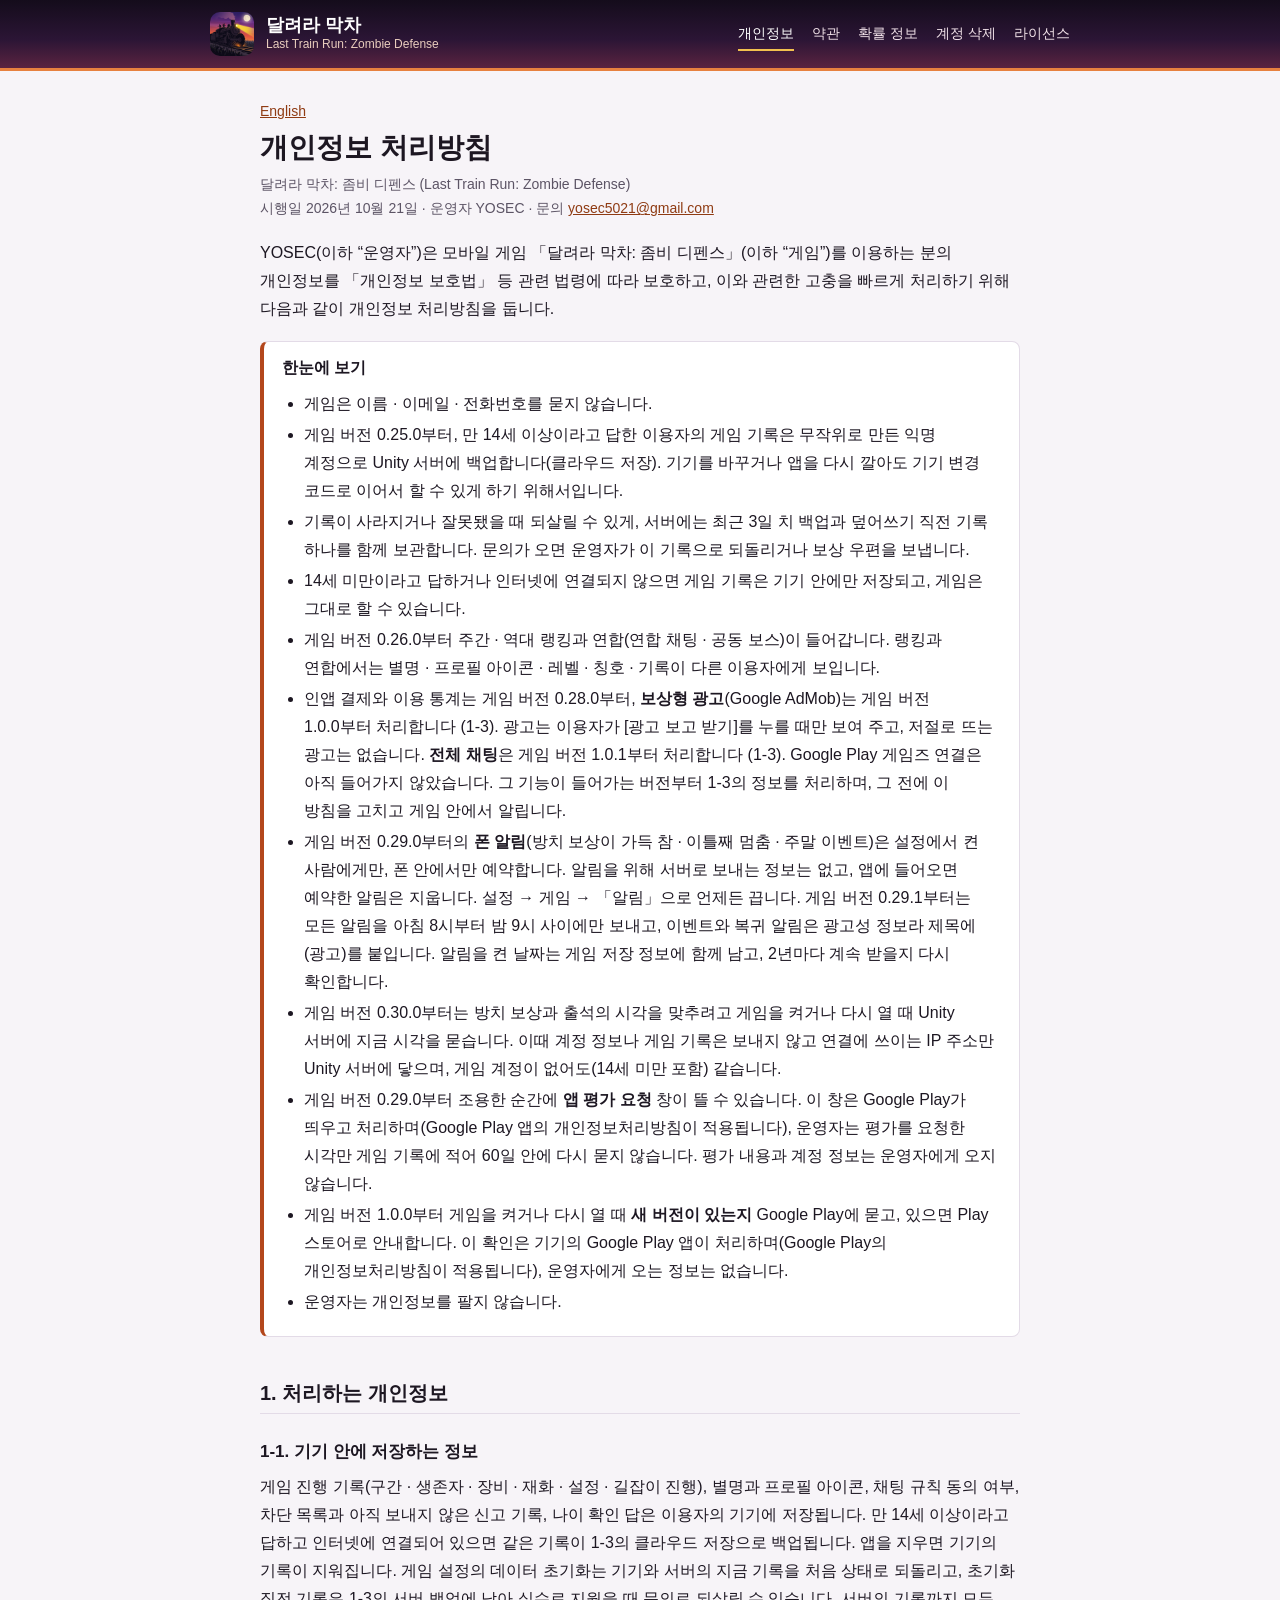
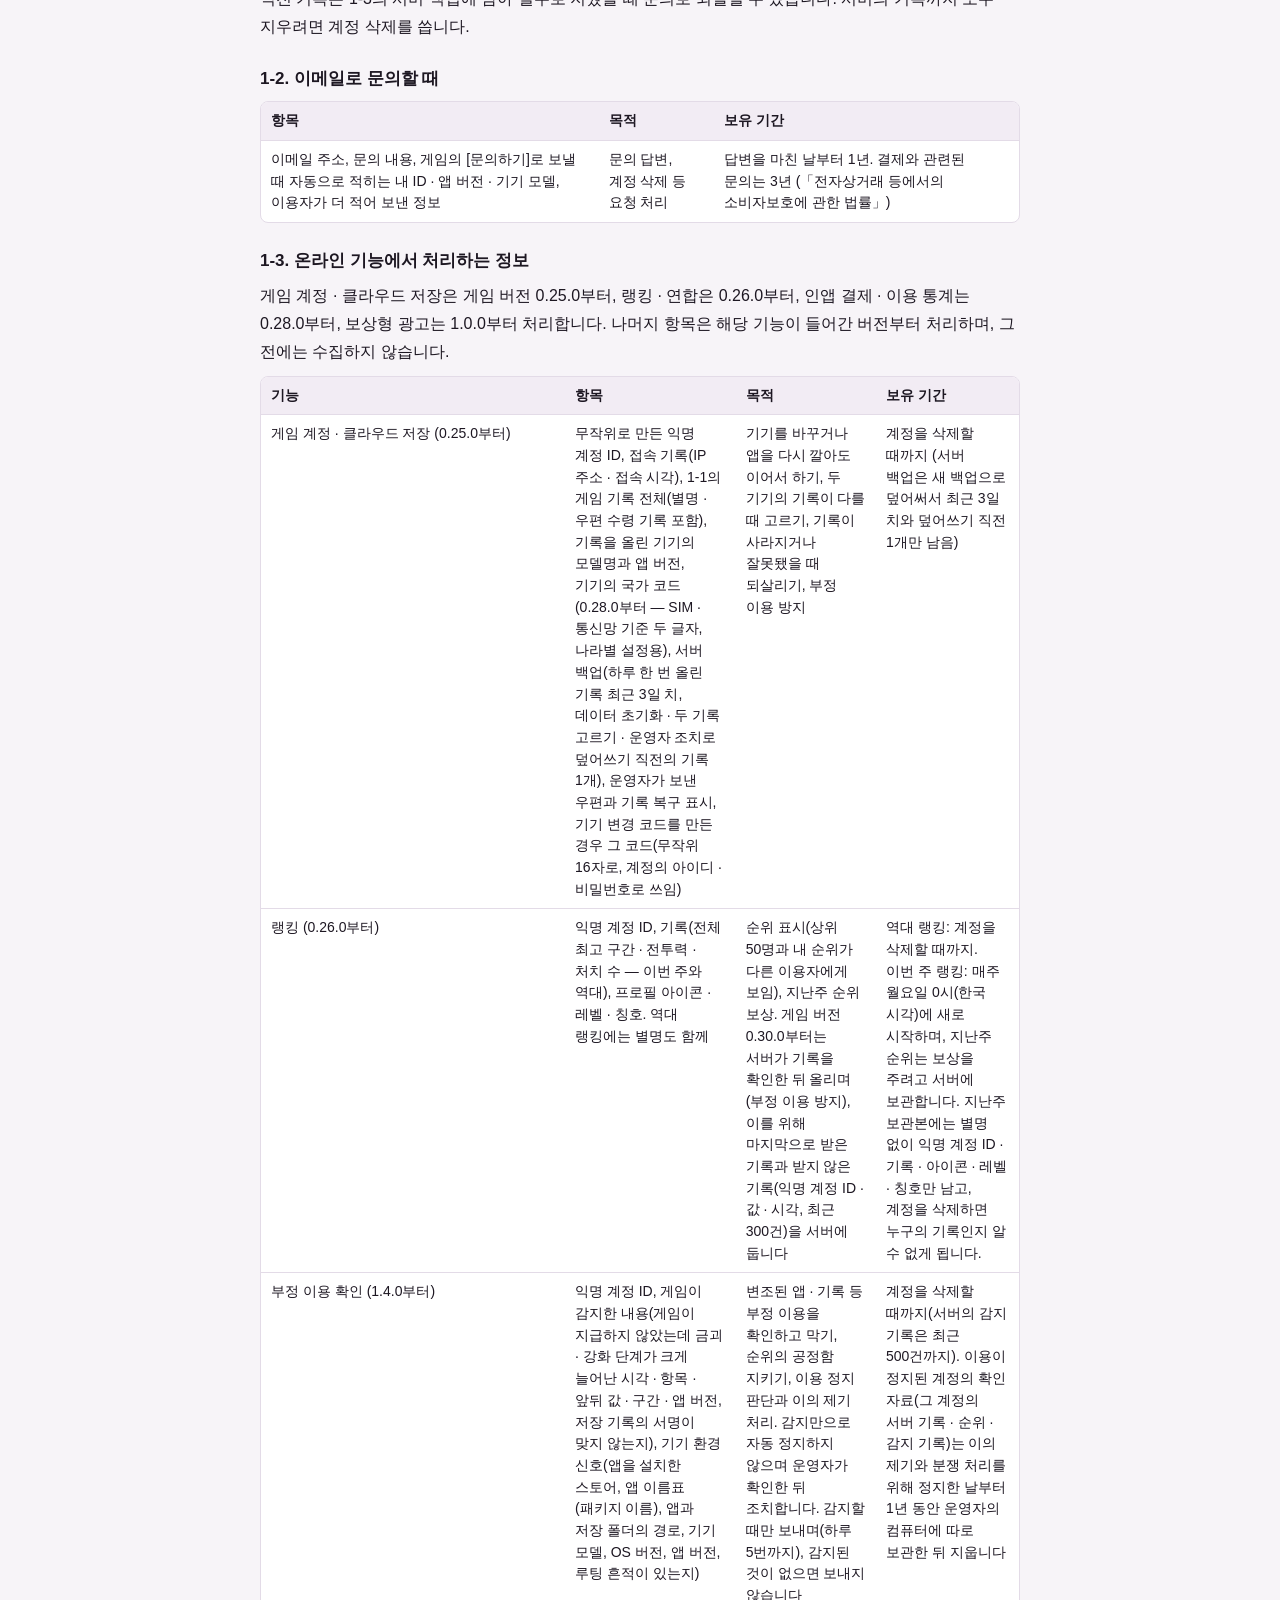
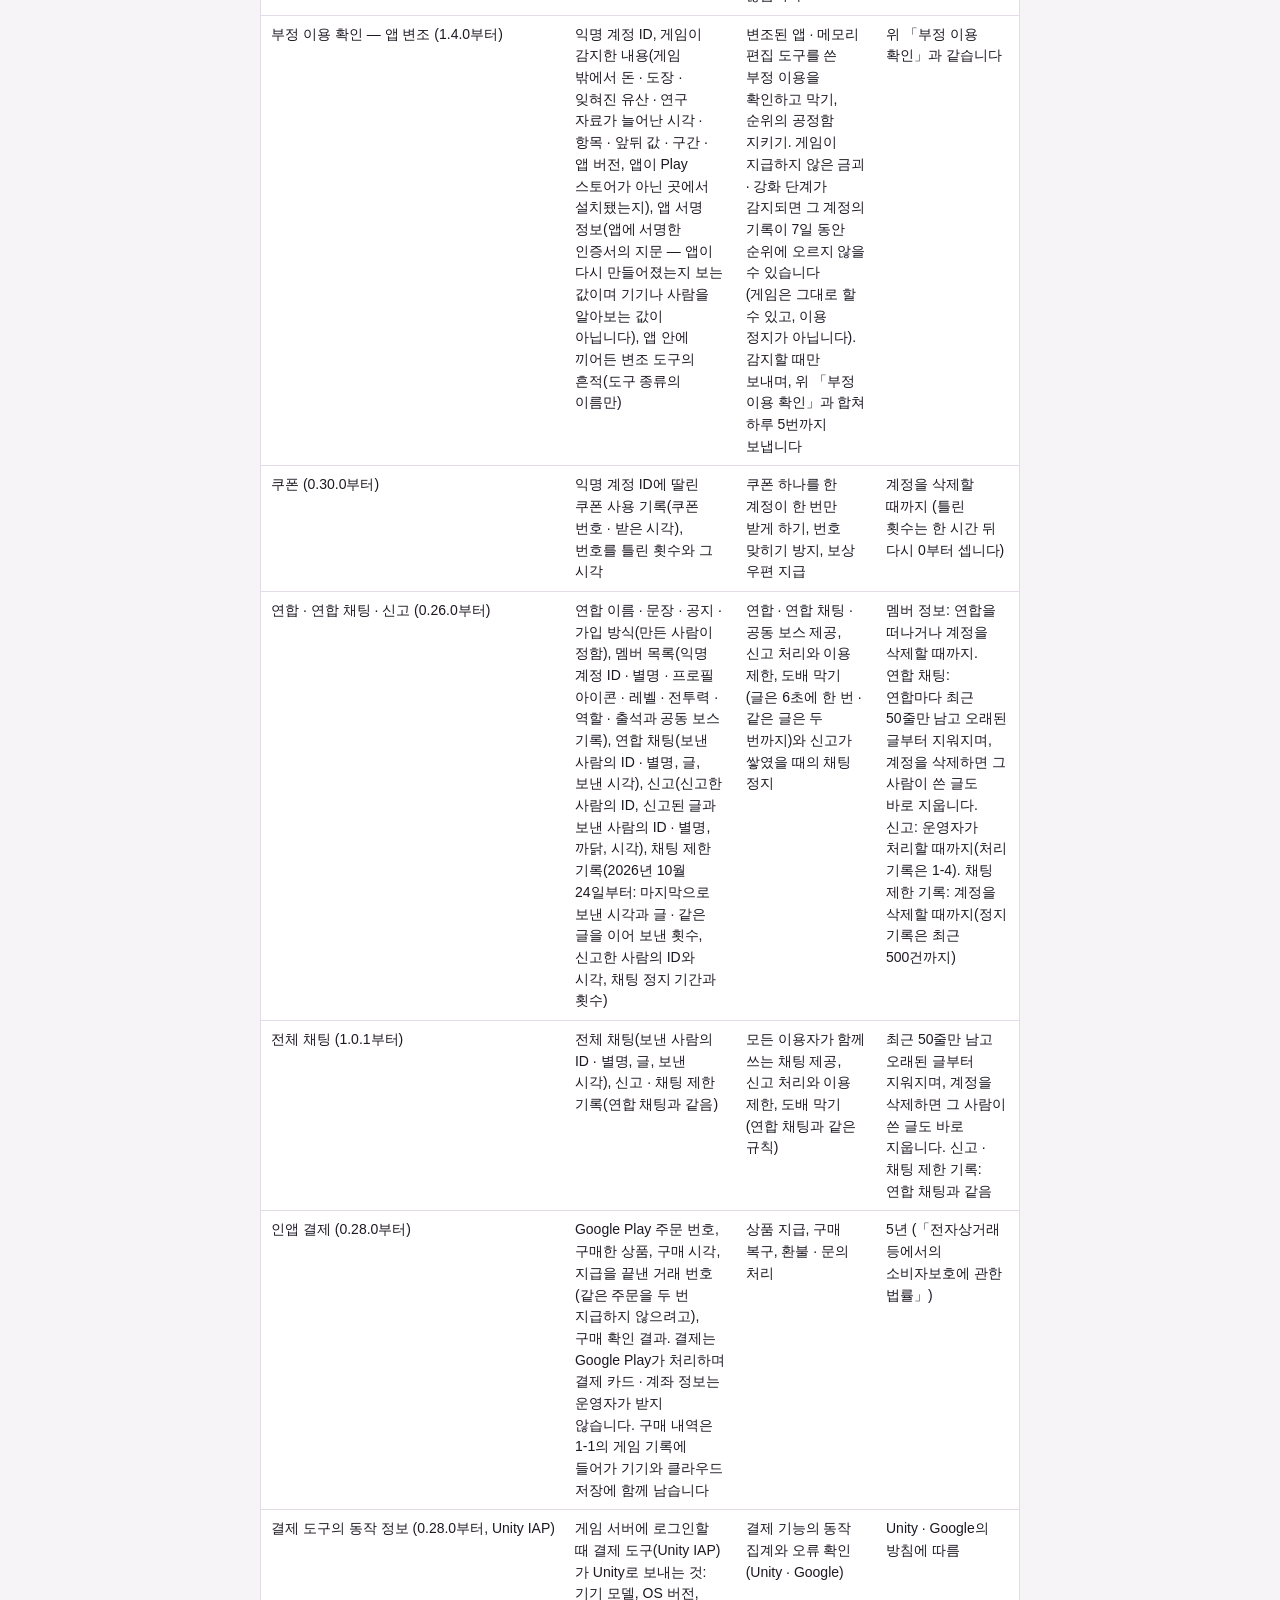
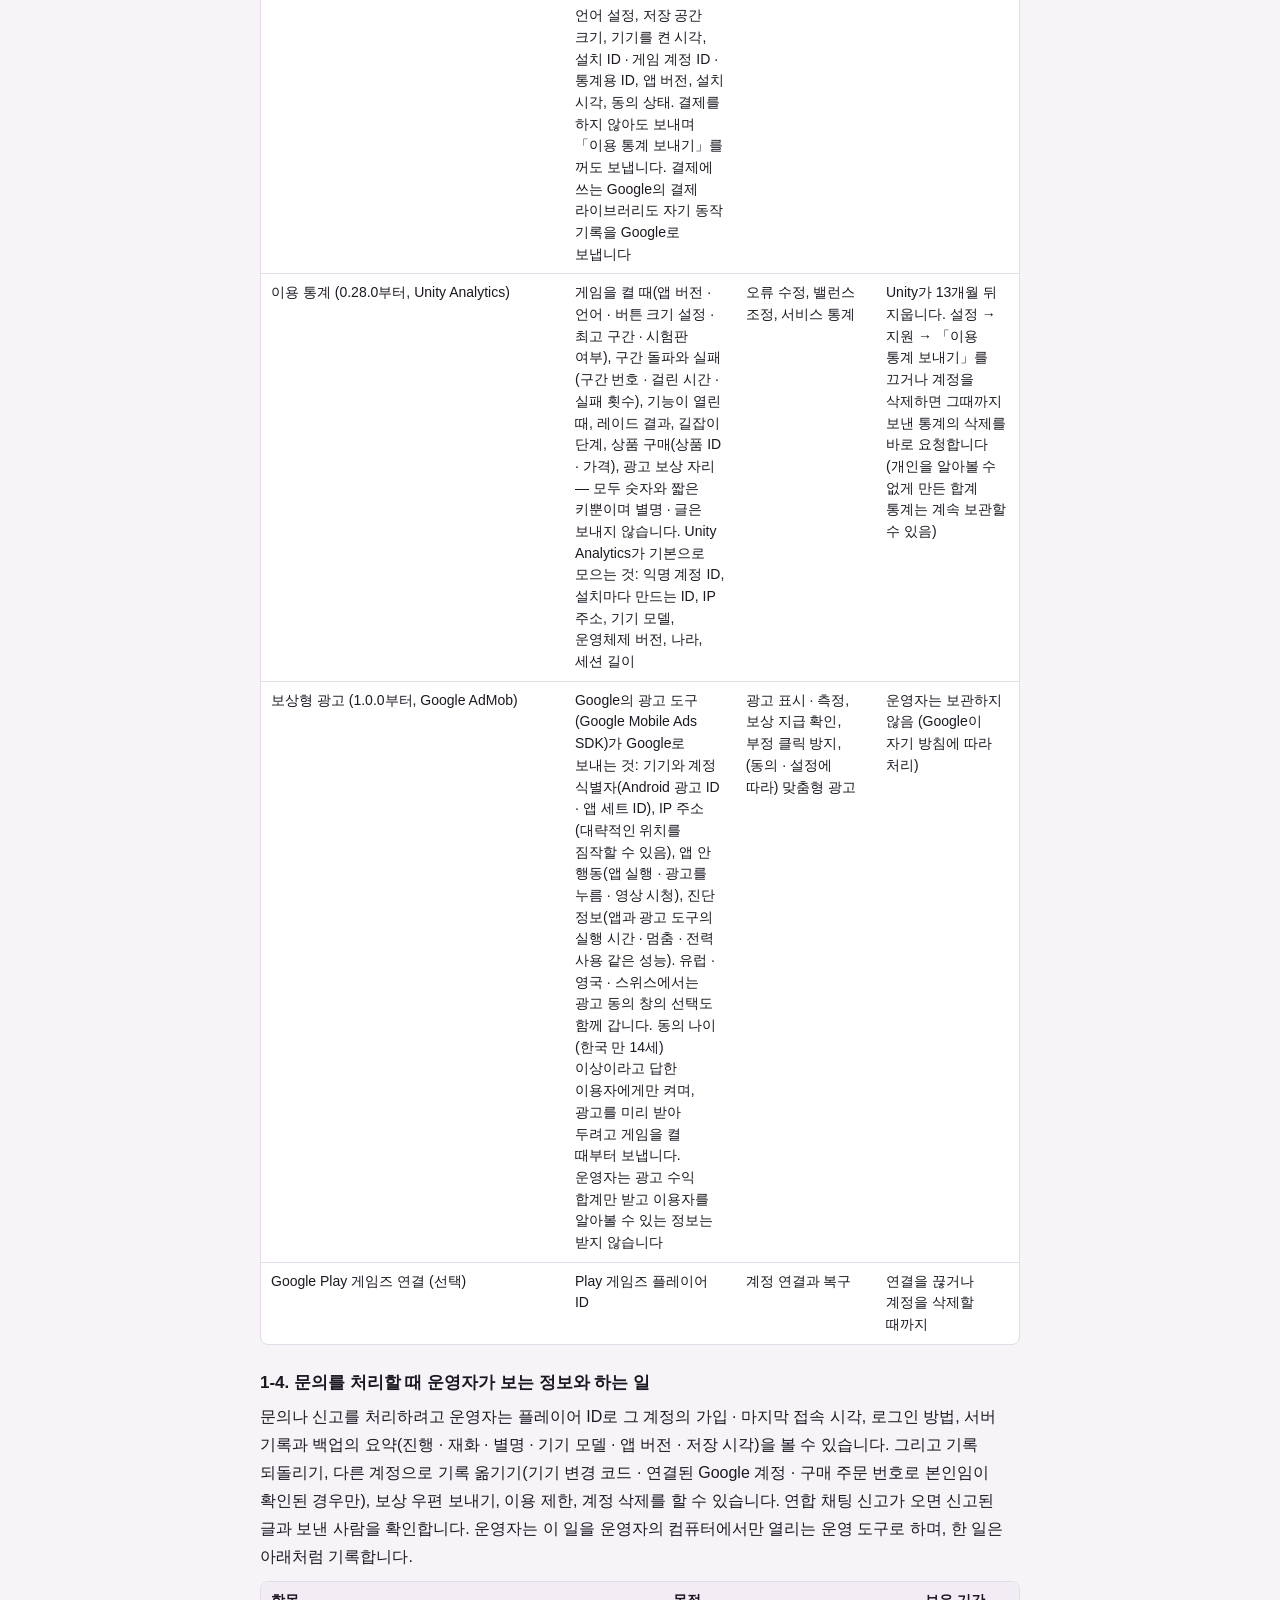
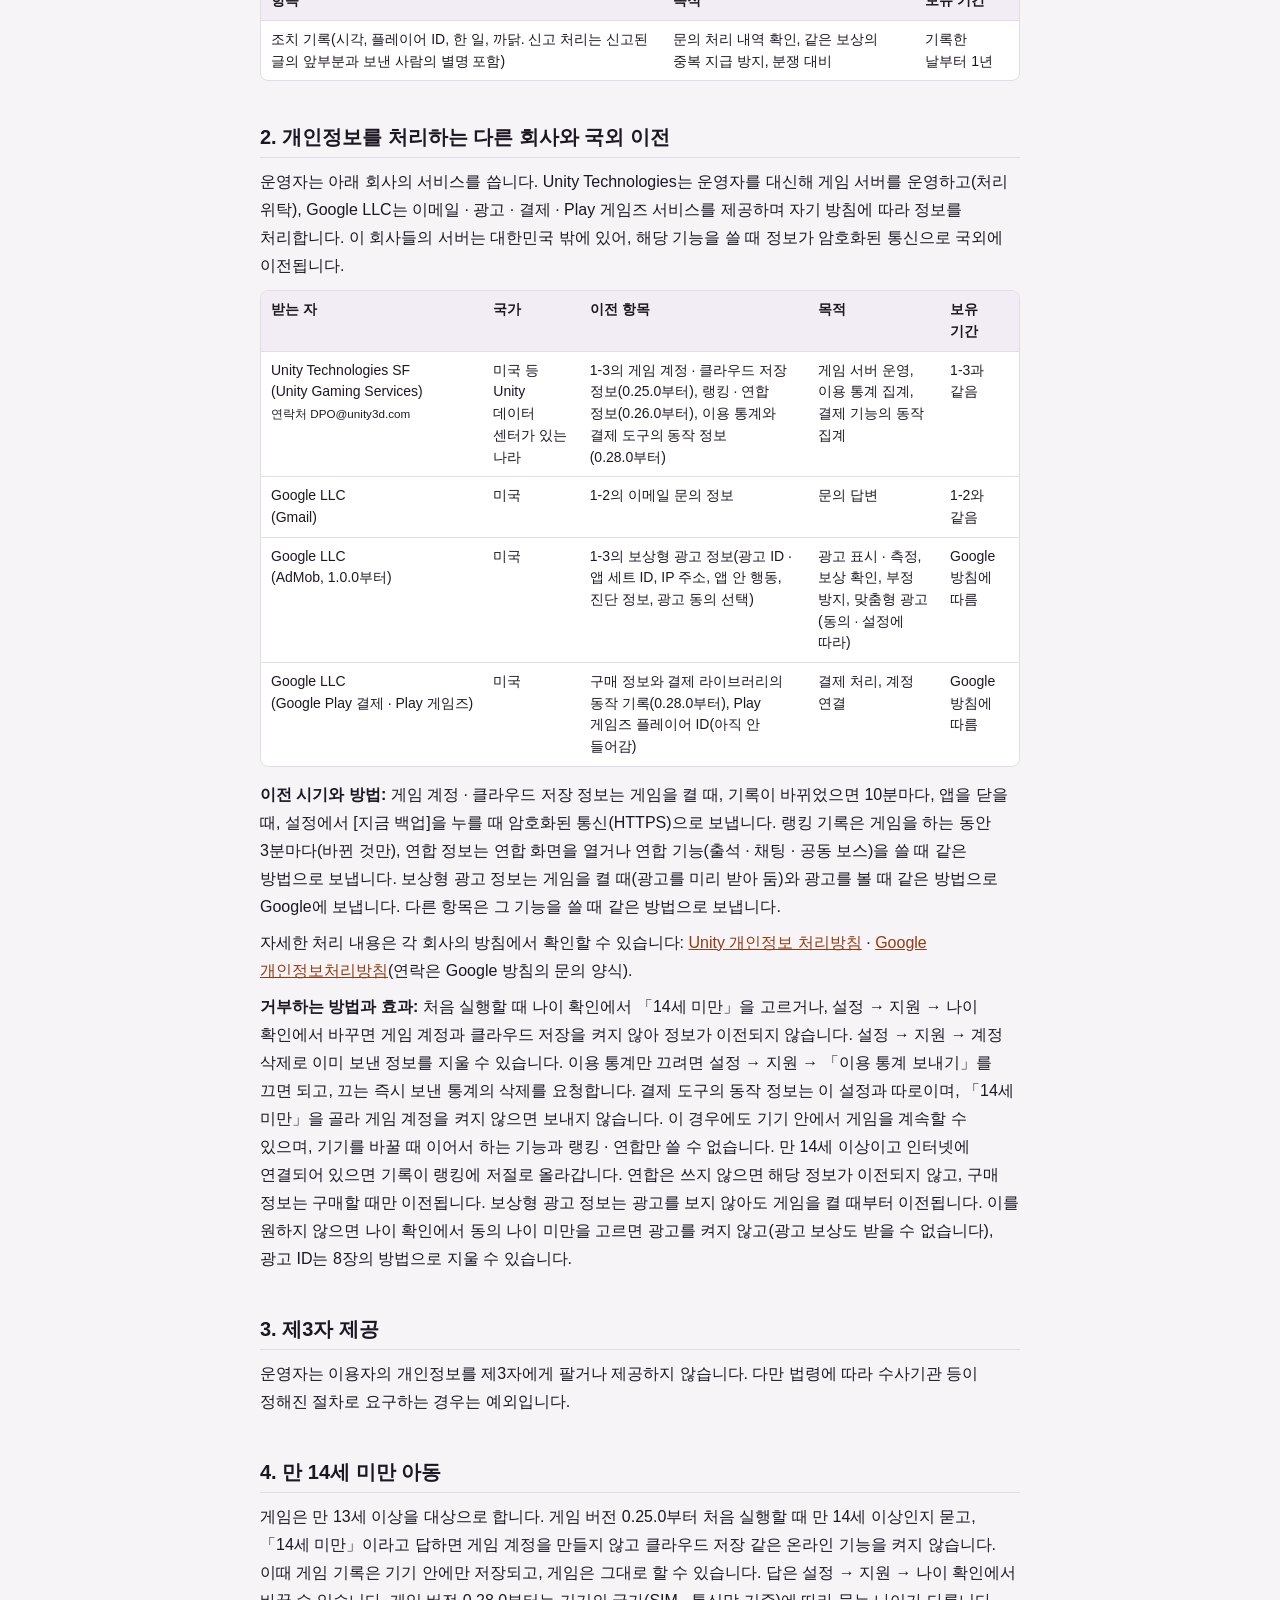
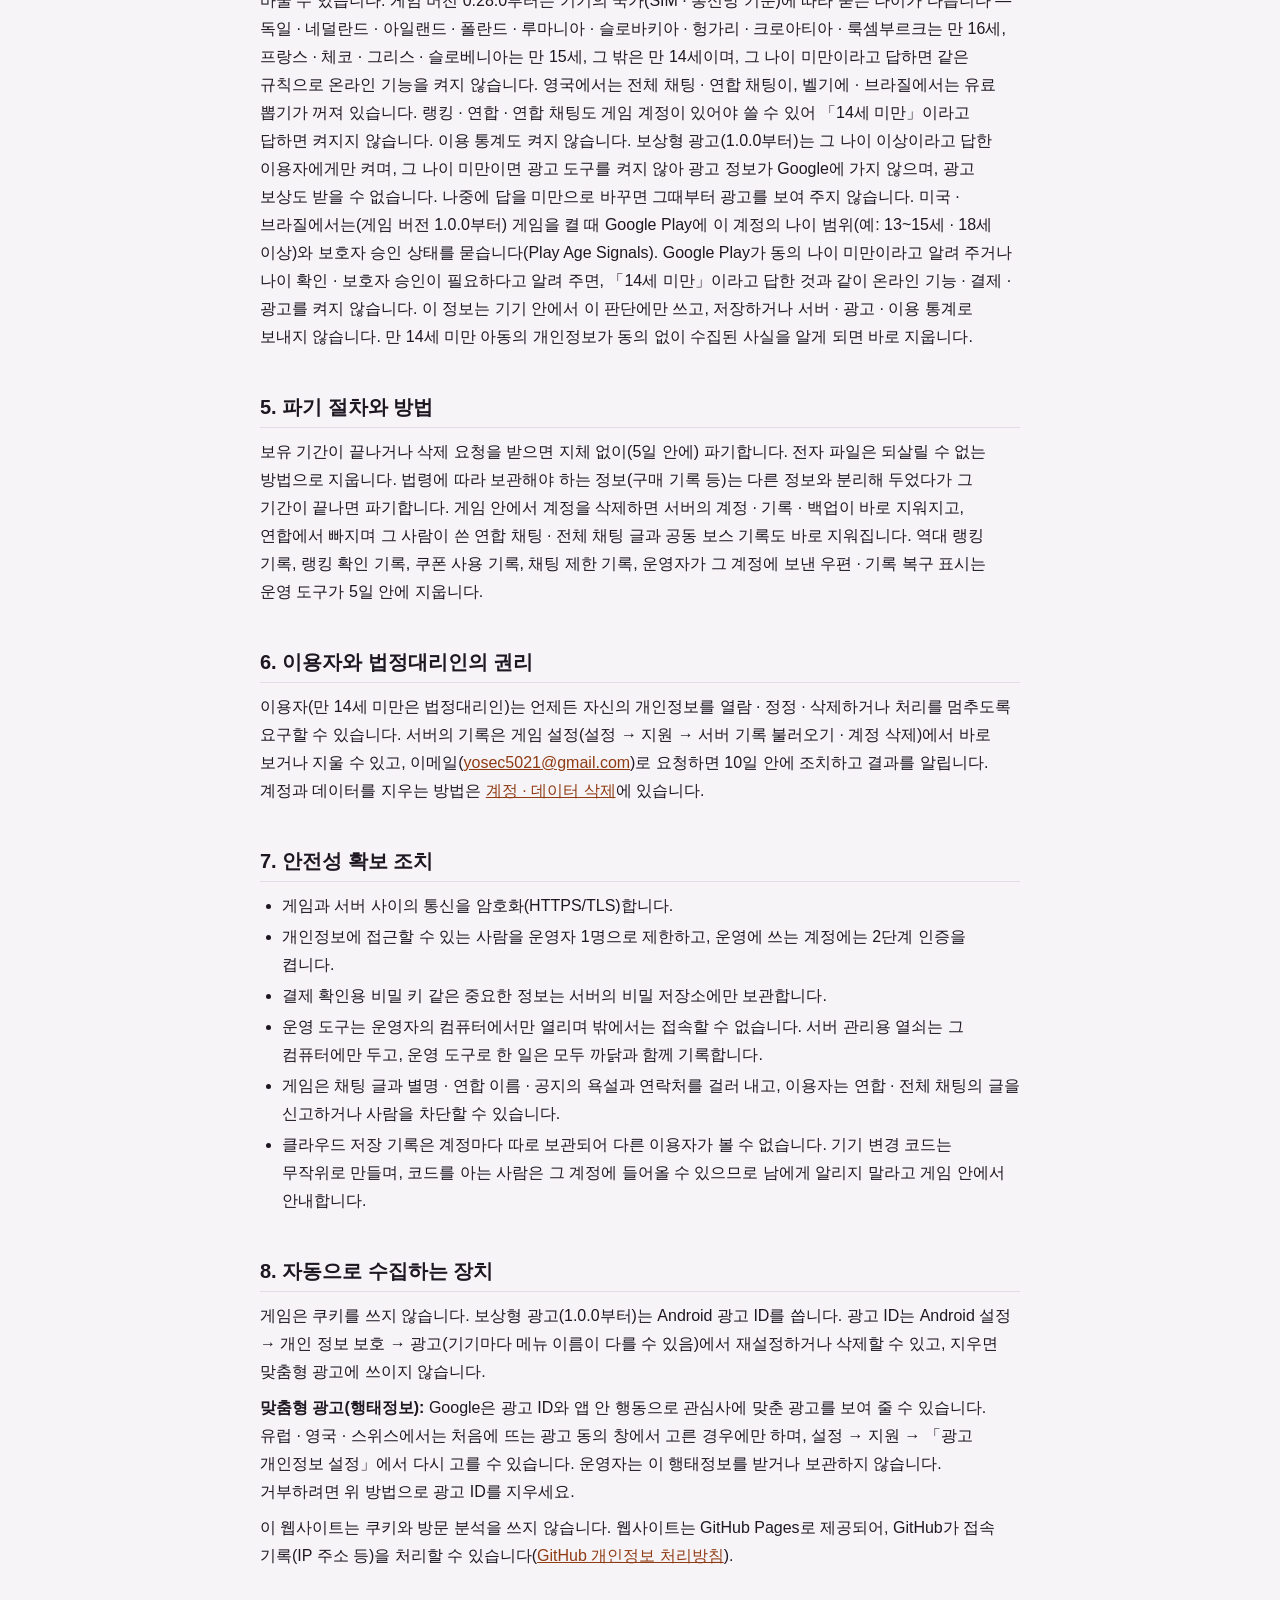
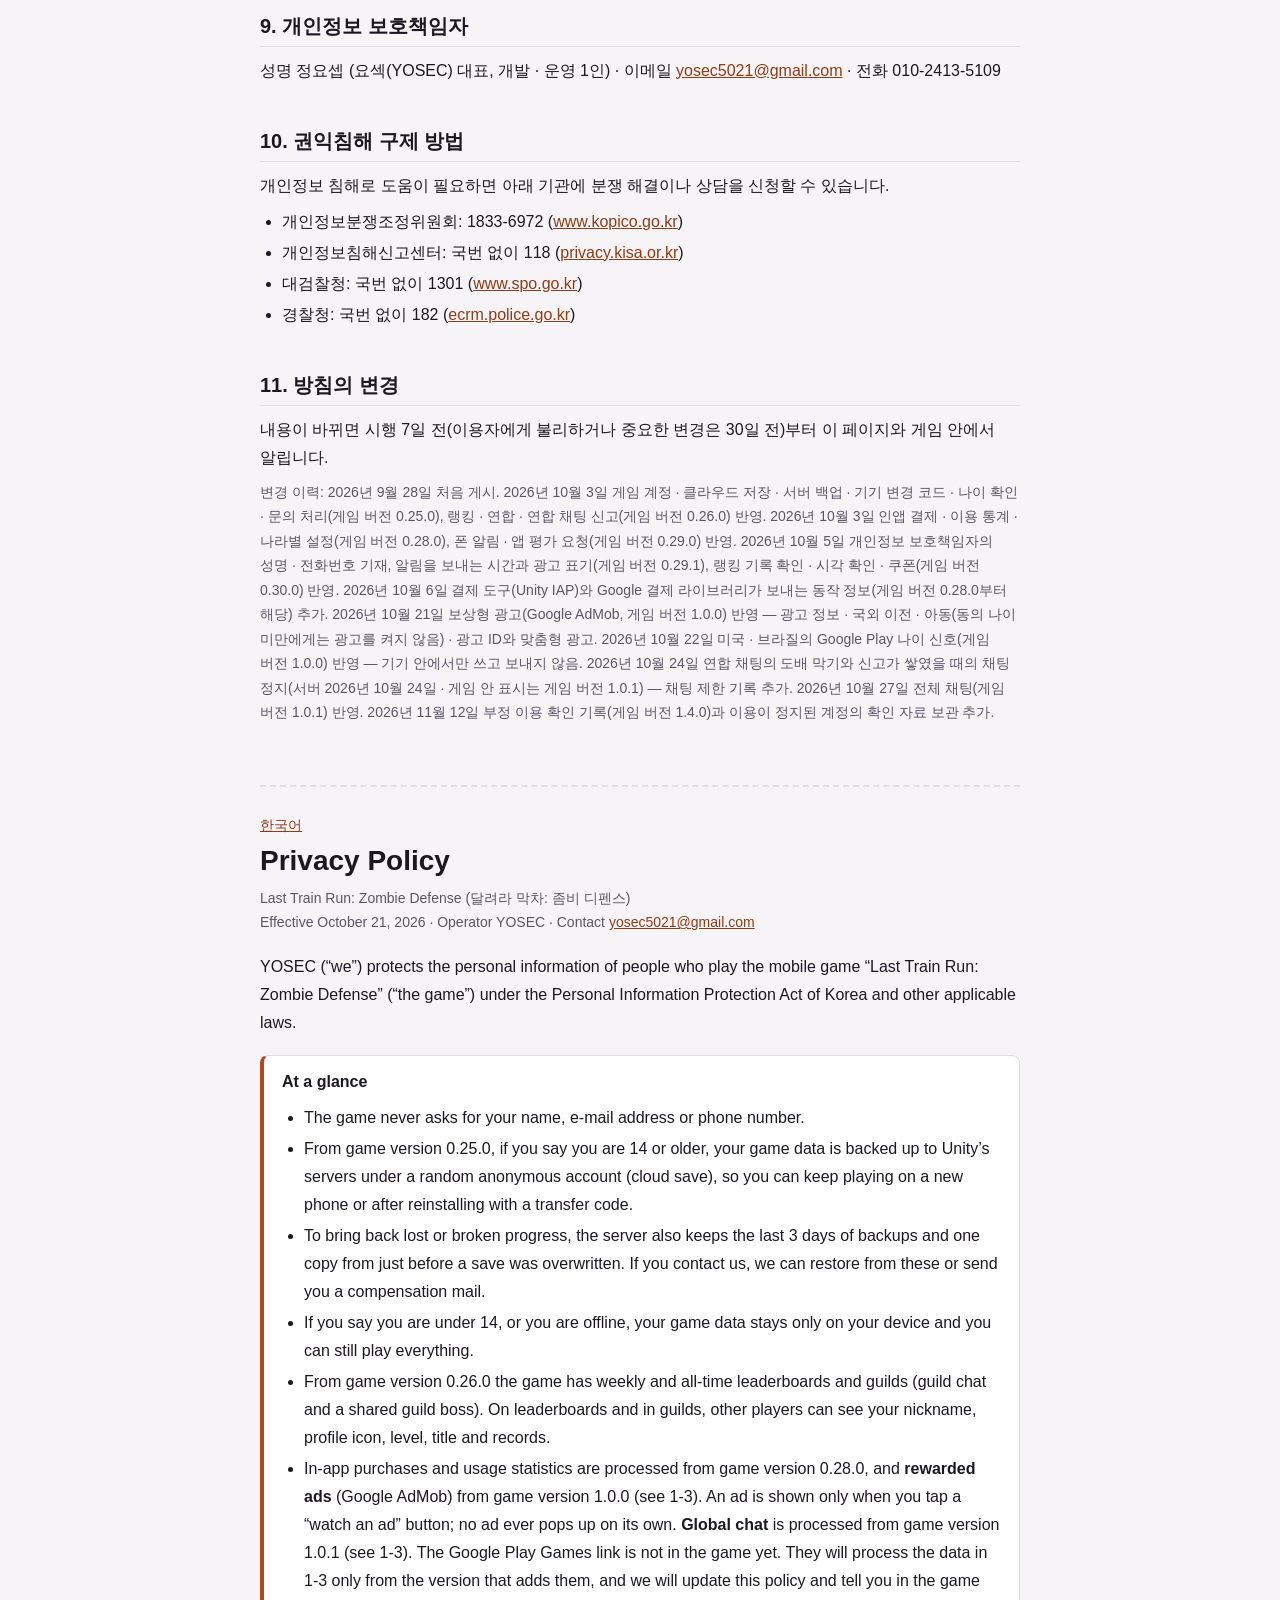
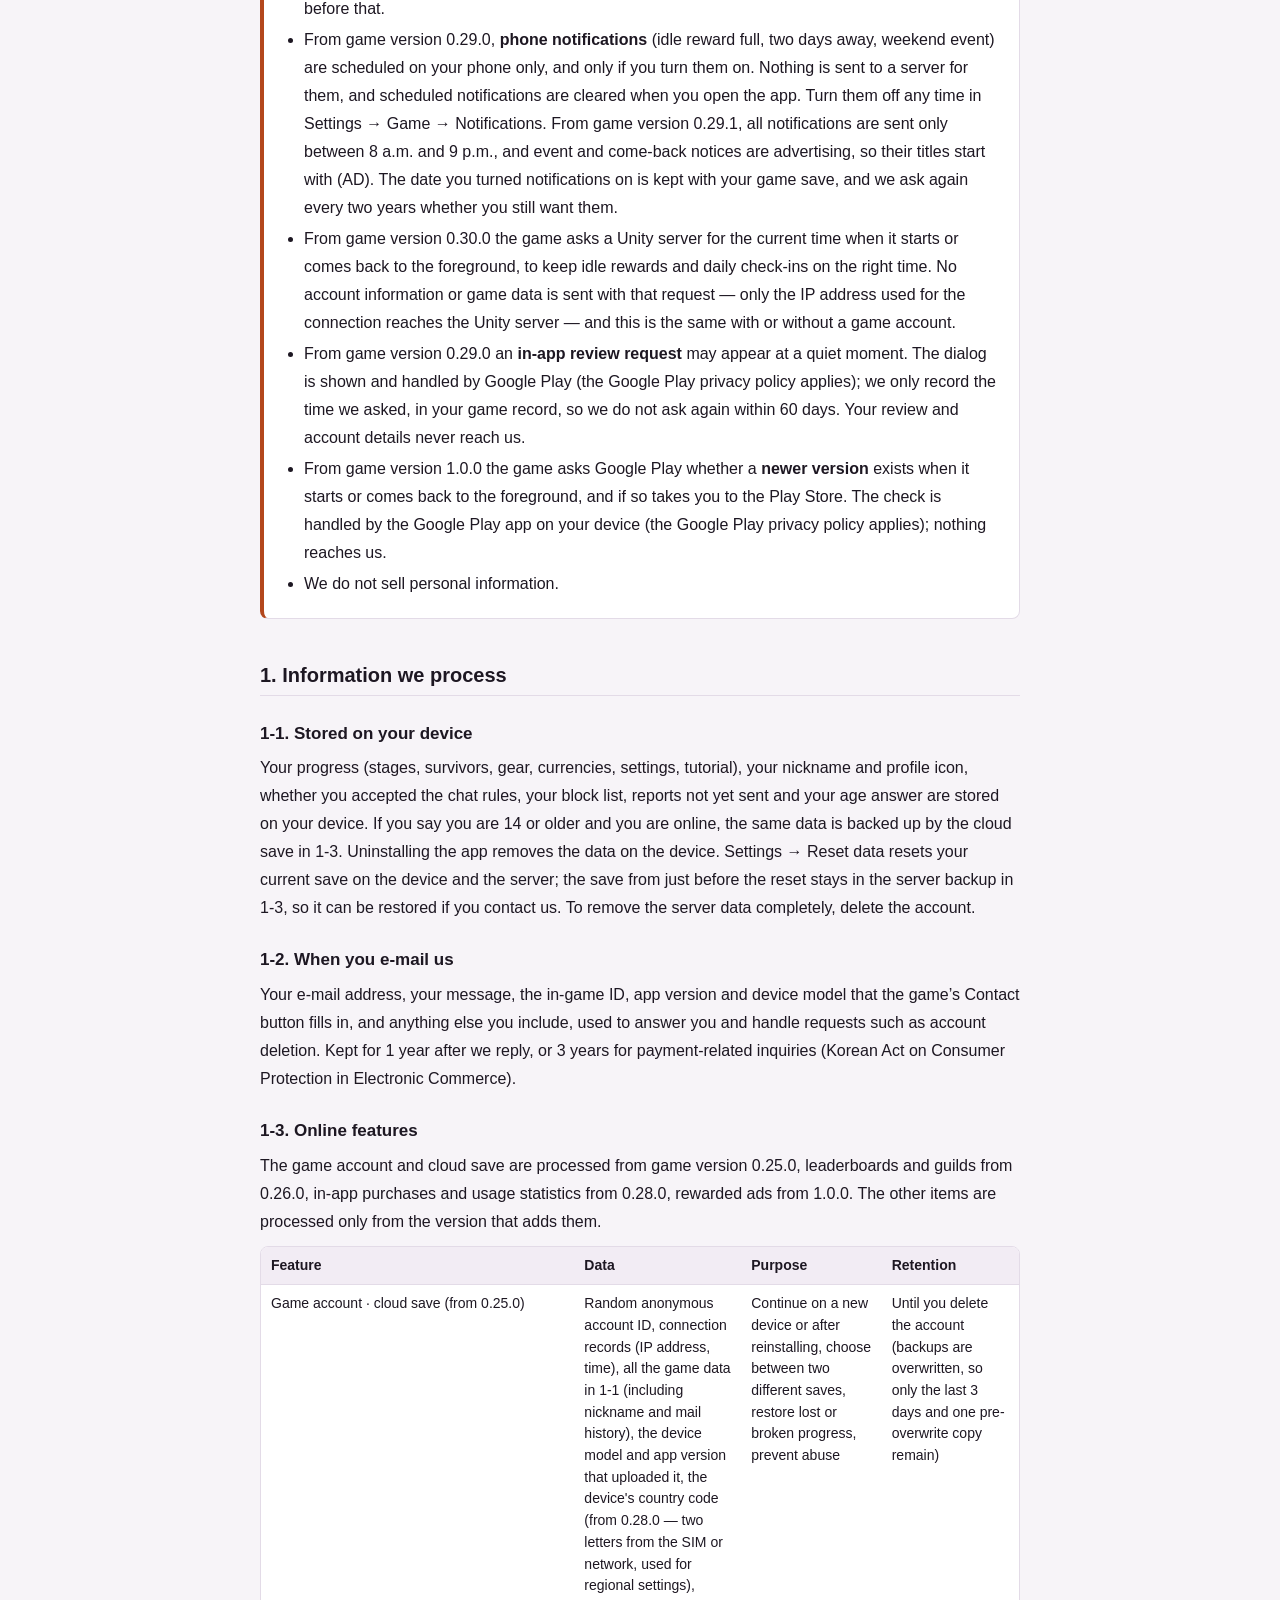
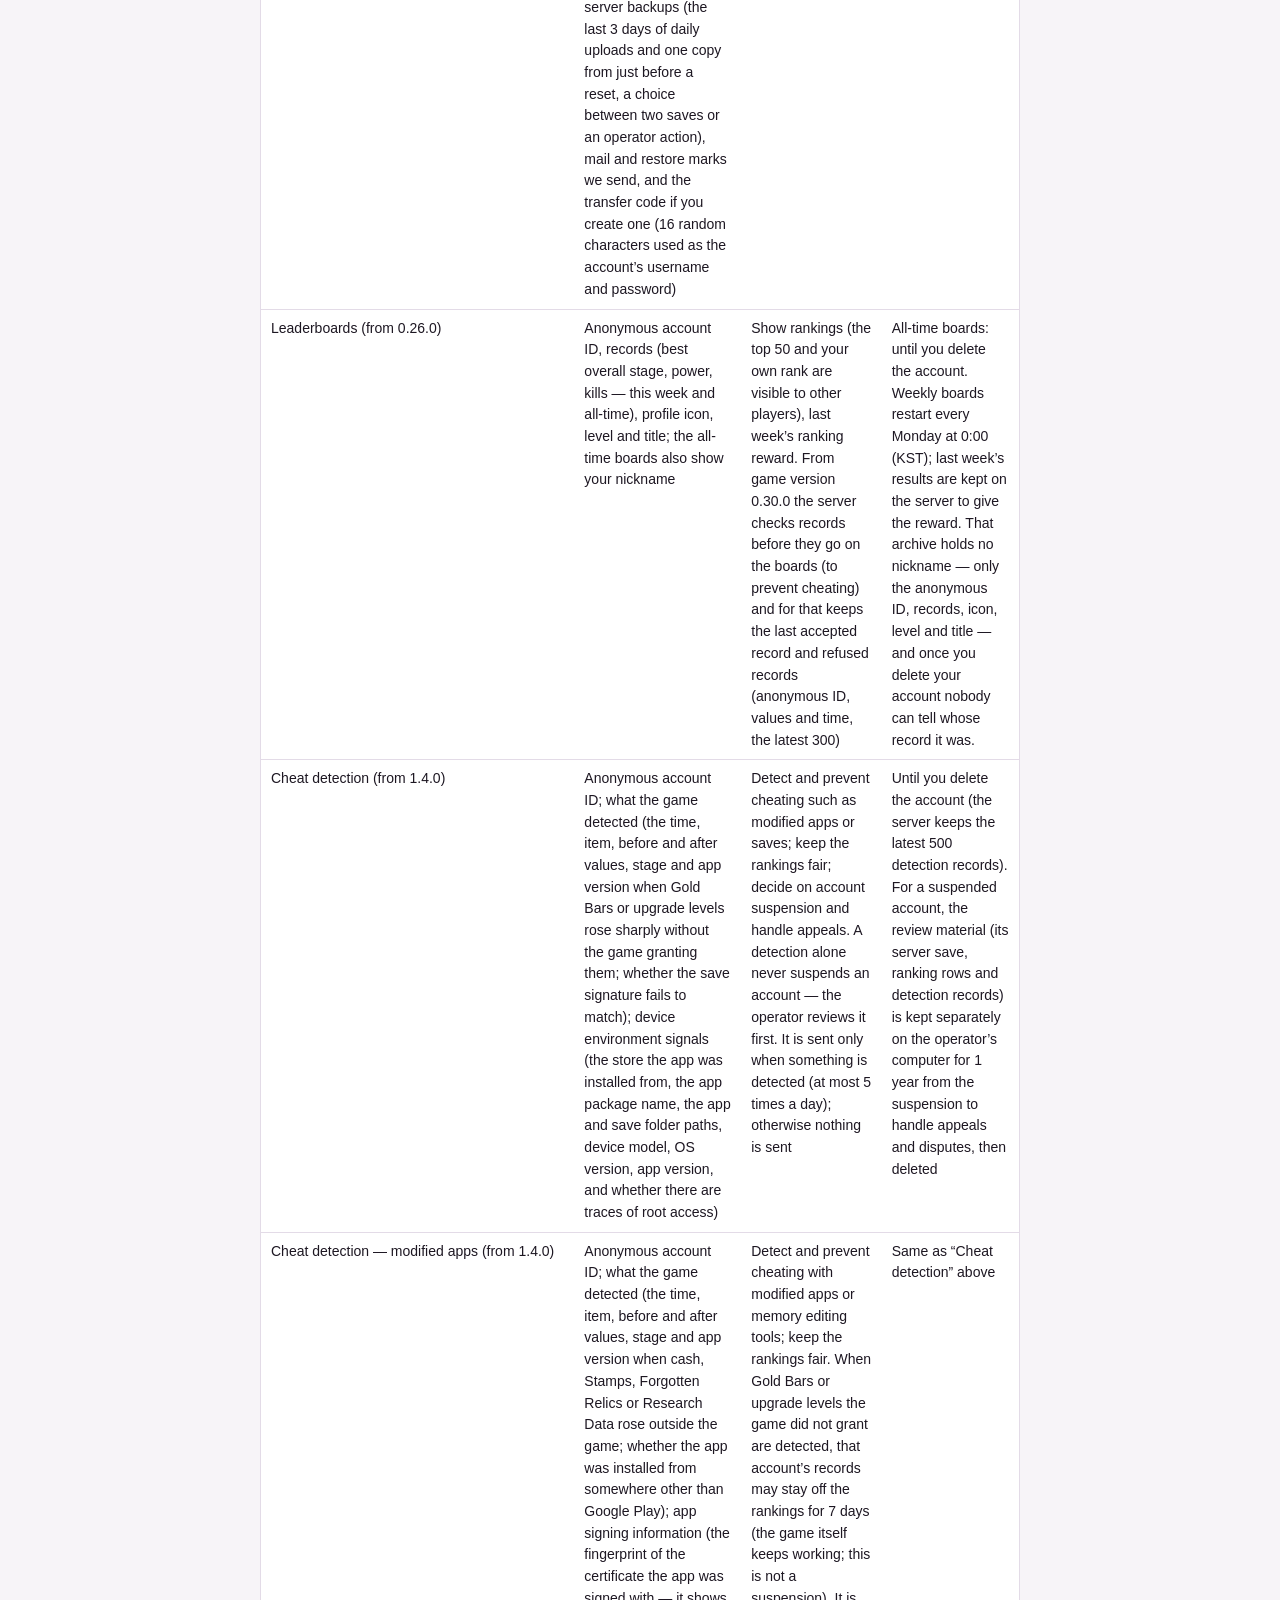
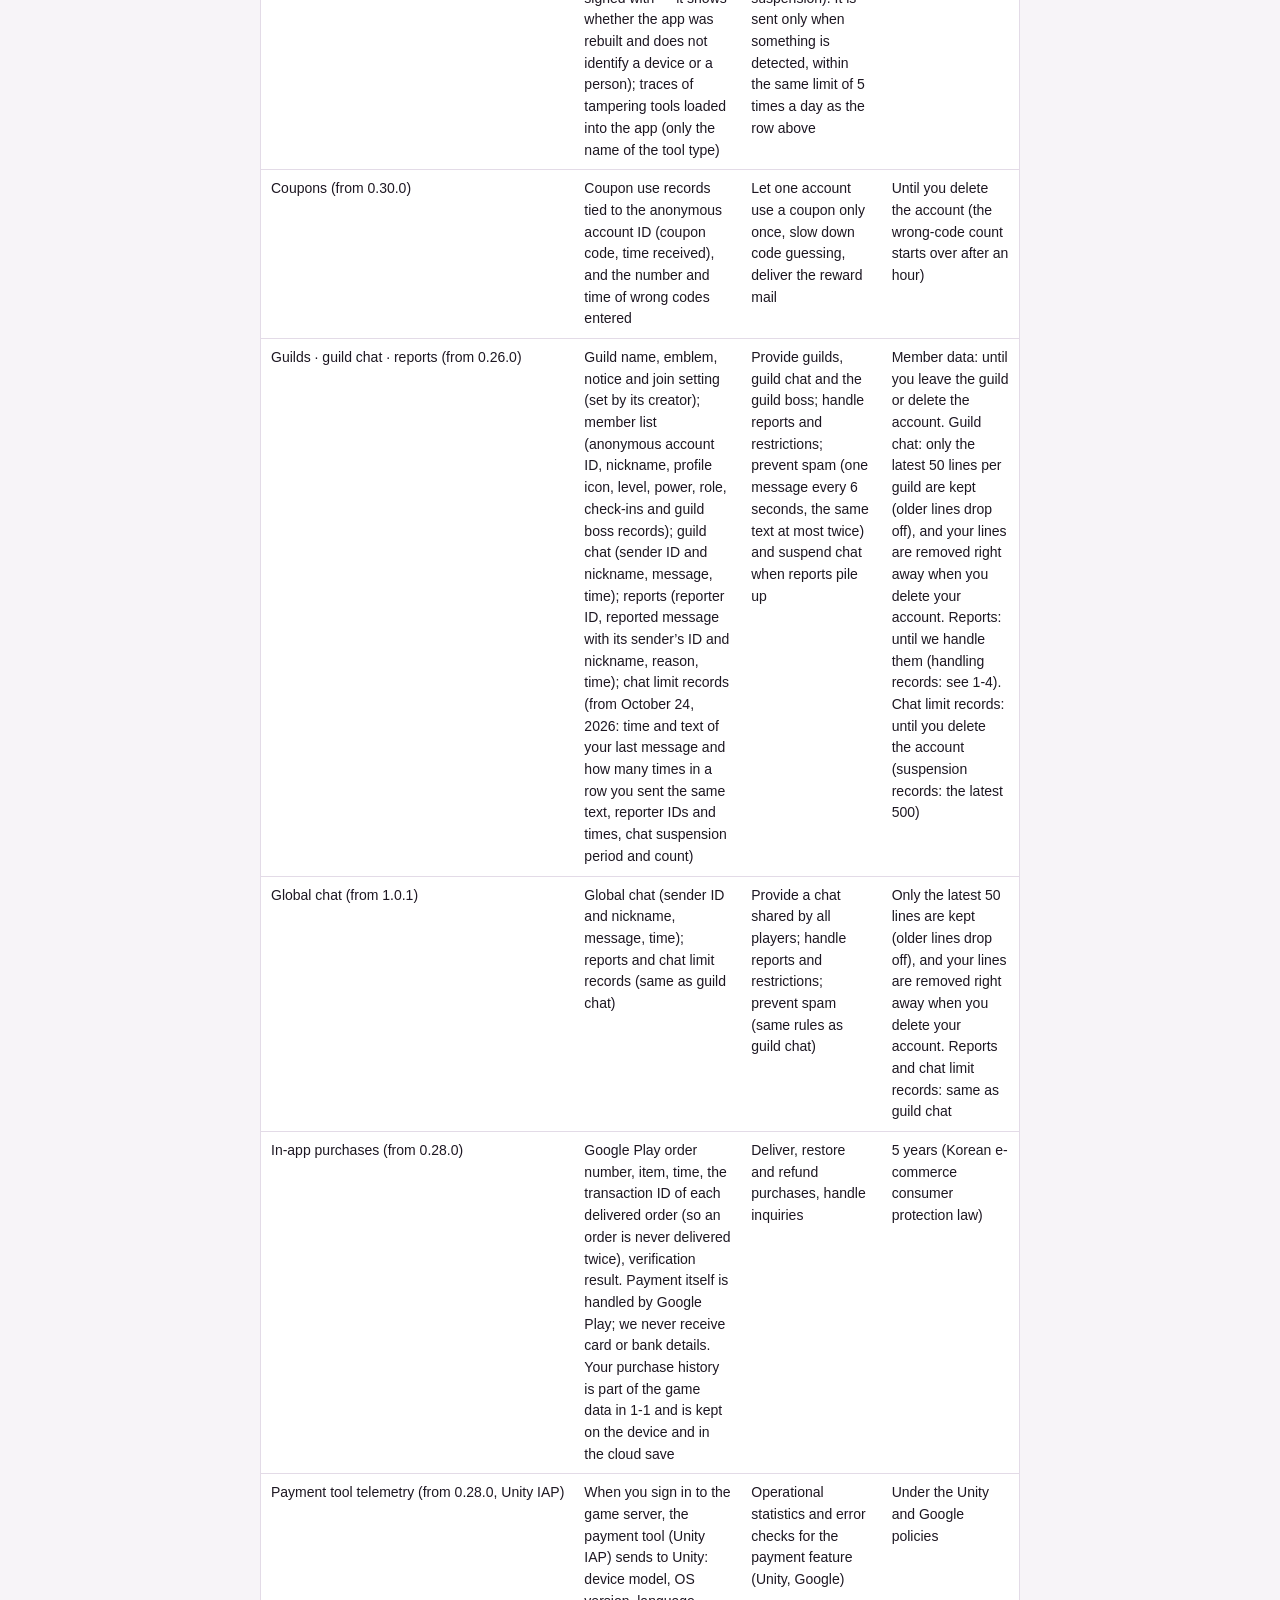
<file: privacy.html>
<!doctype html>
<html lang="ko">
<head>
<meta charset="utf-8">
<meta name="viewport" content="width=device-width, initial-scale=1">
<title>개인정보 처리방침 · 달려라 막차</title>
<meta name="description" content="달려라 막차: 좀비 디펜스 개인정보 처리방침 (Privacy Policy)">
<link rel="icon" href="icon.png">
<link rel="apple-touch-icon" href="icon.png">
<link rel="stylesheet" href="style.css">
</head>
<body>
<header class="top" id="top">
<div class="top-inner">
<a class="brand" href="./"><img src="icon.png" alt="" width="44" height="44"><span><b>달려라 막차</b><small lang="en">Last Train Run: Zombie Defense</small></span></a>
<nav class="nav" aria-label="메뉴"><a href="privacy.html" aria-current="page">개인정보</a><a href="terms.html">약관</a><a href="odds.html">확률 정보</a><a href="delete.html">계정 삭제</a><a href="licenses.html">라이선스</a></nav>
</div>
</header>
<main class="wrap doc">
<p class="langs"><a href="#en">English</a></p>
<h1>개인정보 처리방침</h1>
<p class="meta">달려라 막차: 좀비 디펜스 (Last Train Run: Zombie Defense)<br>시행일 2026년 10월 21일 · 운영자 YOSEC · 문의 <a href="mailto:yosec5021@gmail.com">yosec5021@gmail.com</a></p>
<p>YOSEC(이하 “운영자”)은 모바일 게임 「달려라 막차: 좀비 디펜스」(이하 “게임”)를 이용하는 분의 개인정보를 「개인정보 보호법」 등 관련 법령에 따라 보호하고, 이와 관련한 고충을 빠르게 처리하기 위해 다음과 같이 개인정보 처리방침을 둡니다.</p>
<div class="summary"><b>한눈에 보기</b>
<ul>
<li>게임은 이름 · 이메일 · 전화번호를 묻지 않습니다.</li>
<li>게임 버전 0.25.0부터, 만 14세 이상이라고 답한 이용자의 게임 기록은 무작위로 만든 익명 계정으로 Unity 서버에 백업합니다(클라우드 저장). 기기를 바꾸거나 앱을 다시 깔아도 기기 변경 코드로 이어서 할 수 있게 하기 위해서입니다.</li>
<li>기록이 사라지거나 잘못됐을 때 되살릴 수 있게, 서버에는 최근 3일 치 백업과 덮어쓰기 직전 기록 하나를 함께 보관합니다. 문의가 오면 운영자가 이 기록으로 되돌리거나 보상 우편을 보냅니다.</li>
<li>14세 미만이라고 답하거나 인터넷에 연결되지 않으면 게임 기록은 기기 안에만 저장되고, 게임은 그대로 할 수 있습니다.</li>
<li>게임 버전 0.26.0부터 주간 · 역대 랭킹과 연합(연합 채팅 · 공동 보스)이 들어갑니다. 랭킹과 연합에서는 별명 · 프로필 아이콘 · 레벨 · 칭호 · 기록이 다른 이용자에게 보입니다.</li>
<li>인앱 결제와 이용 통계는 게임 버전 0.28.0부터, <b>보상형 광고</b>(Google AdMob)는 게임 버전 1.0.0부터 처리합니다 (1-3). 광고는 이용자가 [광고 보고 받기]를 누를 때만 보여 주고, 저절로 뜨는 광고는 없습니다. <b>전체 채팅</b>은 게임 버전 1.0.1부터 처리합니다 (1-3). Google Play 게임즈 연결은 아직 들어가지 않았습니다. 그 기능이 들어가는 버전부터 1-3의 정보를 처리하며, 그 전에 이 방침을 고치고 게임 안에서 알립니다.</li>
<li>게임 버전 0.29.0부터의 <b>폰 알림</b>(방치 보상이 가득 참 · 이틀째 멈춤 · 주말 이벤트)은 설정에서 켠 사람에게만, 폰 안에서만 예약합니다. 알림을 위해 서버로 보내는 정보는 없고, 앱에 들어오면 예약한 알림은 지웁니다. 설정 → 게임 → 「알림」으로 언제든 끕니다. 게임 버전 0.29.1부터는 모든 알림을 아침 8시부터 밤 9시 사이에만 보내고, 이벤트와 복귀 알림은 광고성 정보라 제목에 (광고)를 붙입니다. 알림을 켠 날짜는 게임 저장 정보에 함께 남고, 2년마다 계속 받을지 다시 확인합니다.</li>
<li>게임 버전 0.30.0부터는 방치 보상과 출석의 시각을 맞추려고 게임을 켜거나 다시 열 때 Unity 서버에 지금 시각을 묻습니다. 이때 계정 정보나 게임 기록은 보내지 않고 연결에 쓰이는 IP 주소만 Unity 서버에 닿으며, 게임 계정이 없어도(14세 미만 포함) 같습니다.</li>
<li>게임 버전 0.29.0부터 조용한 순간에 <b>앱 평가 요청</b> 창이 뜰 수 있습니다. 이 창은 Google Play가 띄우고 처리하며(Google Play 앱의 개인정보처리방침이 적용됩니다), 운영자는 평가를 요청한 시각만 게임 기록에 적어 60일 안에 다시 묻지 않습니다. 평가 내용과 계정 정보는 운영자에게 오지 않습니다.</li>
<li>게임 버전 1.0.0부터 게임을 켜거나 다시 열 때 <b>새 버전이 있는지</b> Google Play에 묻고, 있으면 Play 스토어로 안내합니다. 이 확인은 기기의 Google Play 앱이 처리하며(Google Play의 개인정보처리방침이 적용됩니다), 운영자에게 오는 정보는 없습니다.</li>
<li>운영자는 개인정보를 팔지 않습니다.</li>
</ul></div>

<h2>1. 처리하는 개인정보</h2>
<h3>1-1. 기기 안에 저장하는 정보</h3>
<p>게임 진행 기록(구간 · 생존자 · 장비 · 재화 · 설정 · 길잡이 진행), 별명과 프로필 아이콘, 채팅 규칙 동의 여부, 차단 목록과 아직 보내지 않은 신고 기록, 나이 확인 답은 이용자의 기기에 저장됩니다. 만 14세 이상이라고 답하고 인터넷에 연결되어 있으면 같은 기록이 1-3의 클라우드 저장으로 백업됩니다. 앱을 지우면 기기의 기록이 지워집니다. 게임 설정의 데이터 초기화는 기기와 서버의 지금 기록을 처음 상태로 되돌리고, 초기화 직전 기록은 1-3의 서버 백업에 남아 실수로 지웠을 때 문의로 되살릴 수 있습니다. 서버의 기록까지 모두 지우려면 계정 삭제를 씁니다.</p>
<h3>1-2. 이메일로 문의할 때</h3>
<div class="tbl"><table class="stack">
<thead><tr><th>항목</th><th>목적</th><th>보유 기간</th></tr></thead>
<tbody>
<tr><td data-label="항목">이메일 주소, 문의 내용, 게임의 [문의하기]로 보낼 때 자동으로 적히는 내 ID · 앱 버전 · 기기 모델, 이용자가 더 적어 보낸 정보</td><td data-label="목적">문의 답변, 계정 삭제 등 요청 처리</td><td data-label="보유 기간">답변을 마친 날부터 1년. 결제와 관련된 문의는 3년 (「전자상거래 등에서의 소비자보호에 관한 법률」)</td></tr>
</tbody></table></div>
<h3>1-3. 온라인 기능에서 처리하는 정보</h3>
<p>게임 계정 · 클라우드 저장은 게임 버전 0.25.0부터, 랭킹 · 연합은 0.26.0부터, 인앱 결제 · 이용 통계는 0.28.0부터, 보상형 광고는 1.0.0부터 처리합니다. 나머지 항목은 해당 기능이 들어간 버전부터 처리하며, 그 전에는 수집하지 않습니다.</p>
<div class="tbl"><table class="stack">
<thead><tr><th>기능</th><th>항목</th><th>목적</th><th>보유 기간</th></tr></thead>
<tbody>
<tr><td data-label="기능" class="k">게임 계정 · 클라우드 저장 (0.25.0부터)</td><td data-label="항목">무작위로 만든 익명 계정 ID, 접속 기록(IP 주소 · 접속 시각), 1-1의 게임 기록 전체(별명 · 우편 수령 기록 포함), 기록을 올린 기기의 모델명과 앱 버전, 기기의 국가 코드(0.28.0부터 — SIM · 통신망 기준 두 글자, 나라별 설정용), 서버 백업(하루 한 번 올린 기록 최근 3일 치, 데이터 초기화 · 두 기록 고르기 · 운영자 조치로 덮어쓰기 직전의 기록 1개), 운영자가 보낸 우편과 기록 복구 표시, 기기 변경 코드를 만든 경우 그 코드(무작위 16자로, 계정의 아이디 · 비밀번호로 쓰임)</td><td data-label="목적">기기를 바꾸거나 앱을 다시 깔아도 이어서 하기, 두 기기의 기록이 다를 때 고르기, 기록이 사라지거나 잘못됐을 때 되살리기, 부정 이용 방지</td><td data-label="보유 기간">계정을 삭제할 때까지 (서버 백업은 새 백업으로 덮어써서 최근 3일 치와 덮어쓰기 직전 1개만 남음)</td></tr>
<tr><td data-label="기능" class="k">랭킹 (0.26.0부터)</td><td data-label="항목">익명 계정 ID, 기록(전체 최고 구간 · 전투력 · 처치 수 — 이번 주와 역대), 프로필 아이콘 · 레벨 · 칭호. 역대 랭킹에는 별명도 함께</td><td data-label="목적">순위 표시(상위 50명과 내 순위가 다른 이용자에게 보임), 지난주 순위 보상. 게임 버전 0.30.0부터는 서버가 기록을 확인한 뒤 올리며(부정 이용 방지), 이를 위해 마지막으로 받은 기록과 받지 않은 기록(익명 계정 ID · 값 · 시각, 최근 300건)을 서버에 둡니다</td><td data-label="보유 기간">역대 랭킹: 계정을 삭제할 때까지. 이번 주 랭킹: 매주 월요일 0시(한국 시각)에 새로 시작하며, 지난주 순위는 보상을 주려고 서버에 보관합니다. 지난주 보관본에는 별명 없이 익명 계정 ID · 기록 · 아이콘 · 레벨 · 칭호만 남고, 계정을 삭제하면 누구의 기록인지 알 수 없게 됩니다.</td></tr>
<tr><td data-label="기능" class="k">부정 이용 확인 (1.4.0부터)</td><td data-label="항목">익명 계정 ID, 게임이 감지한 내용(게임이 지급하지 않았는데 금괴 · 강화 단계가 크게 늘어난 시각 · 항목 · 앞뒤 값 · 구간 · 앱 버전, 저장 기록의 서명이 맞지 않는지), 기기 환경 신호(앱을 설치한 스토어, 앱 이름표(패키지 이름), 앱과 저장 폴더의 경로, 기기 모델, OS 버전, 앱 버전, 루팅 흔적이 있는지)</td><td data-label="목적">변조된 앱 · 기록 등 부정 이용을 확인하고 막기, 순위의 공정함 지키기, 이용 정지 판단과 이의 제기 처리. 감지만으로 자동 정지하지 않으며 운영자가 확인한 뒤 조치합니다. 감지할 때만 보내며(하루 5번까지), 감지된 것이 없으면 보내지 않습니다</td><td data-label="보유 기간">계정을 삭제할 때까지(서버의 감지 기록은 최근 500건까지). 이용이 정지된 계정의 확인 자료(그 계정의 서버 기록 · 순위 · 감지 기록)는 이의 제기와 분쟁 처리를 위해 정지한 날부터 1년 동안 운영자의 컴퓨터에 따로 보관한 뒤 지웁니다</td></tr>
<tr><td data-label="기능" class="k">부정 이용 확인 — 앱 변조 (1.4.0부터)</td><td data-label="항목">익명 계정 ID, 게임이 감지한 내용(게임 밖에서 돈 · 도장 · 잊혀진 유산 · 연구 자료가 늘어난 시각 · 항목 · 앞뒤 값 · 구간 · 앱 버전, 앱이 Play 스토어가 아닌 곳에서 설치됐는지), 앱 서명 정보(앱에 서명한 인증서의 지문 — 앱이 다시 만들어졌는지 보는 값이며 기기나 사람을 알아보는 값이 아닙니다), 앱 안에 끼어든 변조 도구의 흔적(도구 종류의 이름만)</td><td data-label="목적">변조된 앱 · 메모리 편집 도구를 쓴 부정 이용을 확인하고 막기, 순위의 공정함 지키기. 게임이 지급하지 않은 금괴 · 강화 단계가 감지되면 그 계정의 기록이 7일 동안 순위에 오르지 않을 수 있습니다(게임은 그대로 할 수 있고, 이용 정지가 아닙니다). 감지할 때만 보내며, 위 「부정 이용 확인」과 합쳐 하루 5번까지 보냅니다</td><td data-label="보유 기간">위 「부정 이용 확인」과 같습니다</td></tr>
<tr><td data-label="기능" class="k">쿠폰 (0.30.0부터)</td><td data-label="항목">익명 계정 ID에 딸린 쿠폰 사용 기록(쿠폰 번호 · 받은 시각), 번호를 틀린 횟수와 그 시각</td><td data-label="목적">쿠폰 하나를 한 계정이 한 번만 받게 하기, 번호 맞히기 방지, 보상 우편 지급</td><td data-label="보유 기간">계정을 삭제할 때까지 (틀린 횟수는 한 시간 뒤 다시 0부터 셉니다)</td></tr>
<tr><td data-label="기능" class="k">연합 · 연합 채팅 · 신고 (0.26.0부터)</td><td data-label="항목">연합 이름 · 문장 · 공지 · 가입 방식(만든 사람이 정함), 멤버 목록(익명 계정 ID · 별명 · 프로필 아이콘 · 레벨 · 전투력 · 역할 · 출석과 공동 보스 기록), 연합 채팅(보낸 사람의 ID · 별명, 글, 보낸 시각), 신고(신고한 사람의 ID, 신고된 글과 보낸 사람의 ID · 별명, 까닭, 시각), 채팅 제한 기록(2026년 10월 24일부터: 마지막으로 보낸 시각과 글 · 같은 글을 이어 보낸 횟수, 신고한 사람의 ID와 시각, 채팅 정지 기간과 횟수)</td><td data-label="목적">연합 · 연합 채팅 · 공동 보스 제공, 신고 처리와 이용 제한, 도배 막기(글은 6초에 한 번 · 같은 글은 두 번까지)와 신고가 쌓였을 때의 채팅 정지</td><td data-label="보유 기간">멤버 정보: 연합을 떠나거나 계정을 삭제할 때까지. 연합 채팅: 연합마다 최근 50줄만 남고 오래된 글부터 지워지며, 계정을 삭제하면 그 사람이 쓴 글도 바로 지웁니다. 신고: 운영자가 처리할 때까지(처리 기록은 1-4). 채팅 제한 기록: 계정을 삭제할 때까지(정지 기록은 최근 500건까지)</td></tr>
<tr><td data-label="기능" class="k">전체 채팅 (1.0.1부터)</td><td data-label="항목">전체 채팅(보낸 사람의 ID · 별명, 글, 보낸 시각), 신고 · 채팅 제한 기록(연합 채팅과 같음)</td><td data-label="목적">모든 이용자가 함께 쓰는 채팅 제공, 신고 처리와 이용 제한, 도배 막기(연합 채팅과 같은 규칙)</td><td data-label="보유 기간">최근 50줄만 남고 오래된 글부터 지워지며, 계정을 삭제하면 그 사람이 쓴 글도 바로 지웁니다. 신고 · 채팅 제한 기록: 연합 채팅과 같음</td></tr>
<tr><td data-label="기능" class="k">인앱 결제 (0.28.0부터)</td><td data-label="항목">Google Play 주문 번호, 구매한 상품, 구매 시각, 지급을 끝낸 거래 번호(같은 주문을 두 번 지급하지 않으려고), 구매 확인 결과. 결제는 Google Play가 처리하며 결제 카드 · 계좌 정보는 운영자가 받지 않습니다. 구매 내역은 1-1의 게임 기록에 들어가 기기와 클라우드 저장에 함께 남습니다</td><td data-label="목적">상품 지급, 구매 복구, 환불 · 문의 처리</td><td data-label="보유 기간">5년 (「전자상거래 등에서의 소비자보호에 관한 법률」)</td></tr>
<tr><td data-label="기능" class="k">결제 도구의 동작 정보 (0.28.0부터, Unity IAP)</td><td data-label="항목">게임 서버에 로그인할 때 결제 도구(Unity IAP)가 Unity로 보내는 것: 기기 모델, OS 버전, 언어 설정, 저장 공간 크기, 기기를 켠 시각, 설치 ID · 게임 계정 ID · 통계용 ID, 앱 버전, 설치 시각, 동의 상태. 결제를 하지 않아도 보내며 「이용 통계 보내기」를 꺼도 보냅니다. 결제에 쓰는 Google의 결제 라이브러리도 자기 동작 기록을 Google로 보냅니다</td><td data-label="목적">결제 기능의 동작 집계와 오류 확인 (Unity · Google)</td><td data-label="보유 기간">Unity · Google의 방침에 따름</td></tr>
<tr><td data-label="기능" class="k">이용 통계 (0.28.0부터, Unity Analytics)</td><td data-label="항목">게임을 켤 때(앱 버전 · 언어 · 버튼 크기 설정 · 최고 구간 · 시험판 여부), 구간 돌파와 실패(구간 번호 · 걸린 시간 · 실패 횟수), 기능이 열린 때, 레이드 결과, 길잡이 단계, 상품 구매(상품 ID · 가격), 광고 보상 자리 — 모두 숫자와 짧은 키뿐이며 별명 · 글은 보내지 않습니다. Unity Analytics가 기본으로 모으는 것: 익명 계정 ID, 설치마다 만드는 ID, IP 주소, 기기 모델, 운영체제 버전, 나라, 세션 길이</td><td data-label="목적">오류 수정, 밸런스 조정, 서비스 통계</td><td data-label="보유 기간">Unity가 13개월 뒤 지웁니다. 설정 → 지원 → 「이용 통계 보내기」를 끄거나 계정을 삭제하면 그때까지 보낸 통계의 삭제를 바로 요청합니다 (개인을 알아볼 수 없게 만든 합계 통계는 계속 보관할 수 있음)</td></tr>
<tr><td data-label="기능" class="k">보상형 광고 (1.0.0부터, Google AdMob)</td><td data-label="항목">Google의 광고 도구(Google Mobile Ads SDK)가 Google로 보내는 것: 기기와 계정 식별자(Android 광고 ID · 앱 세트 ID), IP 주소(대략적인 위치를 짐작할 수 있음), 앱 안 행동(앱 실행 · 광고를 누름 · 영상 시청), 진단 정보(앱과 광고 도구의 실행 시간 · 멈춤 · 전력 사용 같은 성능). 유럽 · 영국 · 스위스에서는 광고 동의 창의 선택도 함께 갑니다. 동의 나이(한국 만 14세) 이상이라고 답한 이용자에게만 켜며, 광고를 미리 받아 두려고 게임을 켤 때부터 보냅니다. 운영자는 광고 수익 합계만 받고 이용자를 알아볼 수 있는 정보는 받지 않습니다</td><td data-label="목적">광고 표시 · 측정, 보상 지급 확인, 부정 클릭 방지, (동의 · 설정에 따라) 맞춤형 광고</td><td data-label="보유 기간">운영자는 보관하지 않음 (Google이 자기 방침에 따라 처리)</td></tr>
<tr><td data-label="기능" class="k">Google Play 게임즈 연결 (선택)</td><td data-label="항목">Play 게임즈 플레이어 ID</td><td data-label="목적">계정 연결과 복구</td><td data-label="보유 기간">연결을 끊거나 계정을 삭제할 때까지</td></tr>
</tbody></table></div>
<h3>1-4. 문의를 처리할 때 운영자가 보는 정보와 하는 일</h3>
<p>문의나 신고를 처리하려고 운영자는 플레이어 ID로 그 계정의 가입 · 마지막 접속 시각, 로그인 방법, 서버 기록과 백업의 요약(진행 · 재화 · 별명 · 기기 모델 · 앱 버전 · 저장 시각)을 볼 수 있습니다. 그리고 기록 되돌리기, 다른 계정으로 기록 옮기기(기기 변경 코드 · 연결된 Google 계정 · 구매 주문 번호로 본인임이 확인된 경우만), 보상 우편 보내기, 이용 제한, 계정 삭제를 할 수 있습니다. 연합 채팅 신고가 오면 신고된 글과 보낸 사람을 확인합니다. 운영자는 이 일을 운영자의 컴퓨터에서만 열리는 운영 도구로 하며, 한 일은 아래처럼 기록합니다.</p>
<div class="tbl"><table class="stack">
<thead><tr><th>항목</th><th>목적</th><th>보유 기간</th></tr></thead>
<tbody>
<tr><td data-label="항목">조치 기록(시각, 플레이어 ID, 한 일, 까닭. 신고 처리는 신고된 글의 앞부분과 보낸 사람의 별명 포함)</td><td data-label="목적">문의 처리 내역 확인, 같은 보상의 중복 지급 방지, 분쟁 대비</td><td data-label="보유 기간">기록한 날부터 1년</td></tr>
</tbody></table></div>

<h2>2. 개인정보를 처리하는 다른 회사와 국외 이전</h2>
<p>운영자는 아래 회사의 서비스를 씁니다. Unity Technologies는 운영자를 대신해 게임 서버를 운영하고(처리 위탁), Google LLC는 이메일 · 광고 · 결제 · Play 게임즈 서비스를 제공하며 자기 방침에 따라 정보를 처리합니다. 이 회사들의 서버는 대한민국 밖에 있어, 해당 기능을 쓸 때 정보가 암호화된 통신으로 국외에 이전됩니다.</p>
<div class="tbl"><table class="stack">
<thead><tr><th>받는 자</th><th>국가</th><th>이전 항목</th><th>목적</th><th>보유 기간</th></tr></thead>
<tbody>
<tr><td data-label="받는 자" class="k">Unity Technologies SF<br>(Unity Gaming Services)<br><small>연락처 DPO@unity3d.com</small></td><td data-label="국가">미국 등 Unity 데이터 센터가 있는 나라</td><td data-label="이전 항목">1-3의 게임 계정 · 클라우드 저장 정보(0.25.0부터), 랭킹 · 연합 정보(0.26.0부터), 이용 통계와 결제 도구의 동작 정보(0.28.0부터)</td><td data-label="목적">게임 서버 운영, 이용 통계 집계, 결제 기능의 동작 집계</td><td data-label="보유 기간">1-3과 같음</td></tr>
<tr><td data-label="받는 자" class="k">Google LLC<br>(Gmail)</td><td data-label="국가">미국</td><td data-label="이전 항목">1-2의 이메일 문의 정보</td><td data-label="목적">문의 답변</td><td data-label="보유 기간">1-2와 같음</td></tr>
<tr><td data-label="받는 자" class="k">Google LLC<br>(AdMob, 1.0.0부터)</td><td data-label="국가">미국</td><td data-label="이전 항목">1-3의 보상형 광고 정보(광고 ID · 앱 세트 ID, IP 주소, 앱 안 행동, 진단 정보, 광고 동의 선택)</td><td data-label="목적">광고 표시 · 측정, 보상 확인, 부정 방지, 맞춤형 광고(동의 · 설정에 따라)</td><td data-label="보유 기간">Google 방침에 따름</td></tr>
<tr><td data-label="받는 자" class="k">Google LLC<br>(Google Play 결제 · Play 게임즈)</td><td data-label="국가">미국</td><td data-label="이전 항목">구매 정보와 결제 라이브러리의 동작 기록(0.28.0부터), Play 게임즈 플레이어 ID(아직 안 들어감)</td><td data-label="목적">결제 처리, 계정 연결</td><td data-label="보유 기간">Google 방침에 따름</td></tr>
</tbody></table></div>
<p><b>이전 시기와 방법:</b> 게임 계정 · 클라우드 저장 정보는 게임을 켤 때, 기록이 바뀌었으면 10분마다, 앱을 닫을 때, 설정에서 [지금 백업]을 누를 때 암호화된 통신(HTTPS)으로 보냅니다. 랭킹 기록은 게임을 하는 동안 3분마다(바뀐 것만), 연합 정보는 연합 화면을 열거나 연합 기능(출석 · 채팅 · 공동 보스)을 쓸 때 같은 방법으로 보냅니다. 보상형 광고 정보는 게임을 켤 때(광고를 미리 받아 둠)와 광고를 볼 때 같은 방법으로 Google에 보냅니다. 다른 항목은 그 기능을 쓸 때 같은 방법으로 보냅니다.</p>
<p>자세한 처리 내용은 각 회사의 방침에서 확인할 수 있습니다: <a href="https://unity.com/legal/game-player-and-app-user-privacy-policy">Unity 개인정보 처리방침</a> · <a href="https://policies.google.com/privacy">Google 개인정보처리방침</a>(연락은 Google 방침의 문의 양식).</p>
<p><b>거부하는 방법과 효과:</b> 처음 실행할 때 나이 확인에서 「14세 미만」을 고르거나, 설정 → 지원 → 나이 확인에서 바꾸면 게임 계정과 클라우드 저장을 켜지 않아 정보가 이전되지 않습니다. 설정 → 지원 → 계정 삭제로 이미 보낸 정보를 지울 수 있습니다. 이용 통계만 끄려면 설정 → 지원 → 「이용 통계 보내기」를 끄면 되고, 끄는 즉시 보낸 통계의 삭제를 요청합니다. 결제 도구의 동작 정보는 이 설정과 따로이며, 「14세 미만」을 골라 게임 계정을 켜지 않으면 보내지 않습니다. 이 경우에도 기기 안에서 게임을 계속할 수 있으며, 기기를 바꿀 때 이어서 하는 기능과 랭킹 · 연합만 쓸 수 없습니다. 만 14세 이상이고 인터넷에 연결되어 있으면 기록이 랭킹에 저절로 올라갑니다. 연합은 쓰지 않으면 해당 정보가 이전되지 않고, 구매 정보는 구매할 때만 이전됩니다. 보상형 광고 정보는 광고를 보지 않아도 게임을 켤 때부터 이전됩니다. 이를 원하지 않으면 나이 확인에서 동의 나이 미만을 고르면 광고를 켜지 않고(광고 보상도 받을 수 없습니다), 광고 ID는 8장의 방법으로 지울 수 있습니다.</p>

<h2>3. 제3자 제공</h2>
<p>운영자는 이용자의 개인정보를 제3자에게 팔거나 제공하지 않습니다. 다만 법령에 따라 수사기관 등이 정해진 절차로 요구하는 경우는 예외입니다.</p>

<h2>4. 만 14세 미만 아동</h2>
<p>게임은 만 13세 이상을 대상으로 합니다. 게임 버전 0.25.0부터 처음 실행할 때 만 14세 이상인지 묻고, 「14세 미만」이라고 답하면 게임 계정을 만들지 않고 클라우드 저장 같은 온라인 기능을 켜지 않습니다. 이때 게임 기록은 기기 안에만 저장되고, 게임은 그대로 할 수 있습니다. 답은 설정 → 지원 → 나이 확인에서 바꿀 수 있습니다. 게임 버전 0.28.0부터는 기기의 국가(SIM · 통신망 기준)에 따라 묻는 나이가 다릅니다 — 독일 · 네덜란드 · 아일랜드 · 폴란드 · 루마니아 · 슬로바키아 · 헝가리 · 크로아티아 · 룩셈부르크는 만 16세, 프랑스 · 체코 · 그리스 · 슬로베니아는 만 15세, 그 밖은 만 14세이며, 그 나이 미만이라고 답하면 같은 규칙으로 온라인 기능을 켜지 않습니다. 영국에서는 전체 채팅 · 연합 채팅이, 벨기에 · 브라질에서는 유료 뽑기가 꺼져 있습니다. 랭킹 · 연합 · 연합 채팅도 게임 계정이 있어야 쓸 수 있어 「14세 미만」이라고 답하면 켜지지 않습니다. 이용 통계도 켜지 않습니다. 보상형 광고(1.0.0부터)는 그 나이 이상이라고 답한 이용자에게만 켜며, 그 나이 미만이면 광고 도구를 켜지 않아 광고 정보가 Google에 가지 않으며, 광고 보상도 받을 수 없습니다. 나중에 답을 미만으로 바꾸면 그때부터 광고를 보여 주지 않습니다. 미국 · 브라질에서는(게임 버전 1.0.0부터) 게임을 켤 때 Google Play에 이 계정의 나이 범위(예: 13~15세 · 18세 이상)와 보호자 승인 상태를 묻습니다(Play Age Signals). Google Play가 동의 나이 미만이라고 알려 주거나 나이 확인 · 보호자 승인이 필요하다고 알려 주면, 「14세 미만」이라고 답한 것과 같이 온라인 기능 · 결제 · 광고를 켜지 않습니다. 이 정보는 기기 안에서 이 판단에만 쓰고, 저장하거나 서버 · 광고 · 이용 통계로 보내지 않습니다. 만 14세 미만 아동의 개인정보가 동의 없이 수집된 사실을 알게 되면 바로 지웁니다.</p>

<h2>5. 파기 절차와 방법</h2>
<p>보유 기간이 끝나거나 삭제 요청을 받으면 지체 없이(5일 안에) 파기합니다. 전자 파일은 되살릴 수 없는 방법으로 지웁니다. 법령에 따라 보관해야 하는 정보(구매 기록 등)는 다른 정보와 분리해 두었다가 그 기간이 끝나면 파기합니다. 게임 안에서 계정을 삭제하면 서버의 계정 · 기록 · 백업이 바로 지워지고, 연합에서 빠지며 그 사람이 쓴 연합 채팅 · 전체 채팅 글과 공동 보스 기록도 바로 지워집니다. 역대 랭킹 기록, 랭킹 확인 기록, 쿠폰 사용 기록, 채팅 제한 기록, 운영자가 그 계정에 보낸 우편 · 기록 복구 표시는 운영 도구가 5일 안에 지웁니다.</p>

<h2>6. 이용자와 법정대리인의 권리</h2>
<p>이용자(만 14세 미만은 법정대리인)는 언제든 자신의 개인정보를 열람 · 정정 · 삭제하거나 처리를 멈추도록 요구할 수 있습니다. 서버의 기록은 게임 설정(설정 → 지원 → 서버 기록 불러오기 · 계정 삭제)에서 바로 보거나 지울 수 있고, 이메일(<a href="mailto:yosec5021@gmail.com">yosec5021@gmail.com</a>)로 요청하면 10일 안에 조치하고 결과를 알립니다. 계정과 데이터를 지우는 방법은 <a href="delete.html">계정 · 데이터 삭제</a>에 있습니다.</p>

<h2>7. 안전성 확보 조치</h2>
<ul>
<li>게임과 서버 사이의 통신을 암호화(HTTPS/TLS)합니다.</li>
<li>개인정보에 접근할 수 있는 사람을 운영자 1명으로 제한하고, 운영에 쓰는 계정에는 2단계 인증을 켭니다.</li>
<li>결제 확인용 비밀 키 같은 중요한 정보는 서버의 비밀 저장소에만 보관합니다.</li>
<li>운영 도구는 운영자의 컴퓨터에서만 열리며 밖에서는 접속할 수 없습니다. 서버 관리용 열쇠는 그 컴퓨터에만 두고, 운영 도구로 한 일은 모두 까닭과 함께 기록합니다.</li>
<li>게임은 채팅 글과 별명 · 연합 이름 · 공지의 욕설과 연락처를 걸러 내고, 이용자는 연합 · 전체 채팅의 글을 신고하거나 사람을 차단할 수 있습니다.</li>
<li>클라우드 저장 기록은 계정마다 따로 보관되어 다른 이용자가 볼 수 없습니다. 기기 변경 코드는 무작위로 만들며, 코드를 아는 사람은 그 계정에 들어올 수 있으므로 남에게 알리지 말라고 게임 안에서 안내합니다.</li>
</ul>

<h2>8. 자동으로 수집하는 장치</h2>
<p>게임은 쿠키를 쓰지 않습니다. 보상형 광고(1.0.0부터)는 Android 광고 ID를 씁니다. 광고 ID는 Android 설정 → 개인 정보 보호 → 광고(기기마다 메뉴 이름이 다를 수 있음)에서 재설정하거나 삭제할 수 있고, 지우면 맞춤형 광고에 쓰이지 않습니다.</p>
<p><b>맞춤형 광고(행태정보):</b> Google은 광고 ID와 앱 안 행동으로 관심사에 맞춘 광고를 보여 줄 수 있습니다. 유럽 · 영국 · 스위스에서는 처음에 뜨는 광고 동의 창에서 고른 경우에만 하며, 설정 → 지원 → 「광고 개인정보 설정」에서 다시 고를 수 있습니다. 운영자는 이 행태정보를 받거나 보관하지 않습니다. 거부하려면 위 방법으로 광고 ID를 지우세요.</p>
<p>이 웹사이트는 쿠키와 방문 분석을 쓰지 않습니다. 웹사이트는 GitHub Pages로 제공되어, GitHub가 접속 기록(IP 주소 등)을 처리할 수 있습니다(<a href="https://docs.github.com/en/site-policy/privacy-policies/github-general-privacy-statement">GitHub 개인정보 처리방침</a>).</p>

<h2>9. 개인정보 보호책임자</h2>
<p>성명 정요셉 (요섹(YOSEC) 대표, 개발 · 운영 1인) · 이메일 <a href="mailto:yosec5021@gmail.com">yosec5021@gmail.com</a> · 전화 010-2413-5109</p>

<h2>10. 권익침해 구제 방법</h2>
<p>개인정보 침해로 도움이 필요하면 아래 기관에 분쟁 해결이나 상담을 신청할 수 있습니다.</p>
<ul>
<li>개인정보분쟁조정위원회: 1833-6972 (<a href="https://www.kopico.go.kr">www.kopico.go.kr</a>)</li>
<li>개인정보침해신고센터: 국번 없이 118 (<a href="https://privacy.kisa.or.kr">privacy.kisa.or.kr</a>)</li>
<li>대검찰청: 국번 없이 1301 (<a href="https://www.spo.go.kr">www.spo.go.kr</a>)</li>
<li>경찰청: 국번 없이 182 (<a href="https://ecrm.police.go.kr">ecrm.police.go.kr</a>)</li>
</ul>

<h2>11. 방침의 변경</h2>
<p>내용이 바뀌면 시행 7일 전(이용자에게 불리하거나 중요한 변경은 30일 전)부터 이 페이지와 게임 안에서 알립니다.</p>
<p class="note">변경 이력: 2026년 9월 28일 처음 게시. 2026년 10월 3일 게임 계정 · 클라우드 저장 · 서버 백업 · 기기 변경 코드 · 나이 확인 · 문의 처리(게임 버전 0.25.0), 랭킹 · 연합 · 연합 채팅 신고(게임 버전 0.26.0) 반영. 2026년 10월 3일 인앱 결제 · 이용 통계 · 나라별 설정(게임 버전 0.28.0), 폰 알림 · 앱 평가 요청(게임 버전 0.29.0) 반영. 2026년 10월 5일 개인정보 보호책임자의 성명 · 전화번호 기재, 알림을 보내는 시간과 광고 표기(게임 버전 0.29.1), 랭킹 기록 확인 · 시각 확인 · 쿠폰(게임 버전 0.30.0) 반영. 2026년 10월 6일 결제 도구(Unity IAP)와 Google 결제 라이브러리가 보내는 동작 정보(게임 버전 0.28.0부터 해당) 추가. 2026년 10월 21일 보상형 광고(Google AdMob, 게임 버전 1.0.0) 반영 — 광고 정보 · 국외 이전 · 아동(동의 나이 미만에게는 광고를 켜지 않음) · 광고 ID와 맞춤형 광고. 2026년 10월 22일 미국 · 브라질의 Google Play 나이 신호(게임 버전 1.0.0) 반영 — 기기 안에서만 쓰고 보내지 않음. 2026년 10월 24일 연합 채팅의 도배 막기와 신고가 쌓였을 때의 채팅 정지(서버 2026년 10월 24일 · 게임 안 표시는 게임 버전 1.0.1) — 채팅 제한 기록 추가. 2026년 10월 27일 전체 채팅(게임 버전 1.0.1) 반영. 2026년 11월 12일 부정 이용 확인 기록(게임 버전 1.4.0)과 이용이 정지된 계정의 확인 자료 보관 추가.</p>

<hr class="sep">
<section id="en" lang="en">
<p class="langs"><a href="#top">한국어</a></p>
<h1>Privacy Policy</h1>
<p class="meta">Last Train Run: Zombie Defense (달려라 막차: 좀비 디펜스)<br>Effective October 21, 2026 · Operator YOSEC · Contact <a href="mailto:yosec5021@gmail.com">yosec5021@gmail.com</a></p>
<p>YOSEC (“we”) protects the personal information of people who play the mobile game “Last Train Run: Zombie Defense” (“the game”) under the Personal Information Protection Act of Korea and other applicable laws.</p>
<div class="summary"><b>At a glance</b>
<ul>
<li>The game never asks for your name, e-mail address or phone number.</li>
<li>From game version 0.25.0, if you say you are 14 or older, your game data is backed up to Unity’s servers under a random anonymous account (cloud save), so you can keep playing on a new phone or after reinstalling with a transfer code.</li>
<li>To bring back lost or broken progress, the server also keeps the last 3 days of backups and one copy from just before a save was overwritten. If you contact us, we can restore from these or send you a compensation mail.</li>
<li>If you say you are under 14, or you are offline, your game data stays only on your device and you can still play everything.</li>
<li>From game version 0.26.0 the game has weekly and all-time leaderboards and guilds (guild chat and a shared guild boss). On leaderboards and in guilds, other players can see your nickname, profile icon, level, title and records.</li>
<li>In-app purchases and usage statistics are processed from game version 0.28.0, and <b>rewarded ads</b> (Google AdMob) from game version 1.0.0 (see 1-3). An ad is shown only when you tap a “watch an ad” button; no ad ever pops up on its own. <b>Global chat</b> is processed from game version 1.0.1 (see 1-3). The Google Play Games link is not in the game yet. They will process the data in 1-3 only from the version that adds them, and we will update this policy and tell you in the game before that.</li>
<li>From game version 0.29.0, <b>phone notifications</b> (idle reward full, two days away, weekend event) are scheduled on your phone only, and only if you turn them on. Nothing is sent to a server for them, and scheduled notifications are cleared when you open the app. Turn them off any time in Settings → Game → Notifications. From game version 0.29.1, all notifications are sent only between 8 a.m. and 9 p.m., and event and come-back notices are advertising, so their titles start with (AD). The date you turned notifications on is kept with your game save, and we ask again every two years whether you still want them.</li>
<li>From game version 0.30.0 the game asks a Unity server for the current time when it starts or comes back to the foreground, to keep idle rewards and daily check-ins on the right time. No account information or game data is sent with that request — only the IP address used for the connection reaches the Unity server — and this is the same with or without a game account.</li>
<li>From game version 0.29.0 an <b>in-app review request</b> may appear at a quiet moment. The dialog is shown and handled by Google Play (the Google Play privacy policy applies); we only record the time we asked, in your game record, so we do not ask again within 60 days. Your review and account details never reach us.</li>
<li>From game version 1.0.0 the game asks Google Play whether a <b>newer version</b> exists when it starts or comes back to the foreground, and if so takes you to the Play Store. The check is handled by the Google Play app on your device (the Google Play privacy policy applies); nothing reaches us.</li>
<li>We do not sell personal information.</li>
</ul></div>
<h2>1. Information we process</h2>
<h3>1-1. Stored on your device</h3>
<p>Your progress (stages, survivors, gear, currencies, settings, tutorial), your nickname and profile icon, whether you accepted the chat rules, your block list, reports not yet sent and your age answer are stored on your device. If you say you are 14 or older and you are online, the same data is backed up by the cloud save in 1-3. Uninstalling the app removes the data on the device. Settings → Reset data resets your current save on the device and the server; the save from just before the reset stays in the server backup in 1-3, so it can be restored if you contact us. To remove the server data completely, delete the account.</p>
<h3>1-2. When you e-mail us</h3>
<p>Your e-mail address, your message, the in-game ID, app version and device model that the game’s Contact button fills in, and anything else you include, used to answer you and handle requests such as account deletion. Kept for 1 year after we reply, or 3 years for payment-related inquiries (Korean Act on Consumer Protection in Electronic Commerce).</p>
<h3>1-3. Online features</h3>
<p>The game account and cloud save are processed from game version 0.25.0, leaderboards and guilds from 0.26.0, in-app purchases and usage statistics from 0.28.0, rewarded ads from 1.0.0. The other items are processed only from the version that adds them.</p>
<div class="tbl"><table class="stack">
<thead><tr><th>Feature</th><th>Data</th><th>Purpose</th><th>Retention</th></tr></thead>
<tbody>
<tr><td data-label="Feature" class="k">Game account · cloud save (from 0.25.0)</td><td data-label="Data">Random anonymous account ID, connection records (IP address, time), all the game data in 1-1 (including nickname and mail history), the device model and app version that uploaded it, the device's country code (from 0.28.0 — two letters from the SIM or network, used for regional settings), server backups (the last 3 days of daily uploads and one copy from just before a reset, a choice between two saves or an operator action), mail and restore marks we send, and the transfer code if you create one (16 random characters used as the account’s username and password)</td><td data-label="Purpose">Continue on a new device or after reinstalling, choose between two different saves, restore lost or broken progress, prevent abuse</td><td data-label="Retention">Until you delete the account (backups are overwritten, so only the last 3 days and one pre-overwrite copy remain)</td></tr>
<tr><td data-label="Feature" class="k">Leaderboards (from 0.26.0)</td><td data-label="Data">Anonymous account ID, records (best overall stage, power, kills — this week and all-time), profile icon, level and title; the all-time boards also show your nickname</td><td data-label="Purpose">Show rankings (the top 50 and your own rank are visible to other players), last week’s ranking reward. From game version 0.30.0 the server checks records before they go on the boards (to prevent cheating) and for that keeps the last accepted record and refused records (anonymous ID, values and time, the latest 300)</td><td data-label="Retention">All-time boards: until you delete the account. Weekly boards restart every Monday at 0:00 (KST); last week’s results are kept on the server to give the reward. That archive holds no nickname — only the anonymous ID, records, icon, level and title — and once you delete your account nobody can tell whose record it was.</td></tr>
<tr><td data-label="Feature" class="k">Cheat detection (from 1.4.0)</td><td data-label="Data">Anonymous account ID; what the game detected (the time, item, before and after values, stage and app version when Gold Bars or upgrade levels rose sharply without the game granting them; whether the save signature fails to match); device environment signals (the store the app was installed from, the app package name, the app and save folder paths, device model, OS version, app version, and whether there are traces of root access)</td><td data-label="Purpose">Detect and prevent cheating such as modified apps or saves; keep the rankings fair; decide on account suspension and handle appeals. A detection alone never suspends an account — the operator reviews it first. It is sent only when something is detected (at most 5 times a day); otherwise nothing is sent</td><td data-label="Retention">Until you delete the account (the server keeps the latest 500 detection records). For a suspended account, the review material (its server save, ranking rows and detection records) is kept separately on the operator’s computer for 1 year from the suspension to handle appeals and disputes, then deleted</td></tr>
<tr><td data-label="Feature" class="k">Cheat detection — modified apps (from 1.4.0)</td><td data-label="Data">Anonymous account ID; what the game detected (the time, item, before and after values, stage and app version when cash, Stamps, Forgotten Relics or Research Data rose outside the game; whether the app was installed from somewhere other than Google Play); app signing information (the fingerprint of the certificate the app was signed with — it shows whether the app was rebuilt and does not identify a device or a person); traces of tampering tools loaded into the app (only the name of the tool type)</td><td data-label="Purpose">Detect and prevent cheating with modified apps or memory editing tools; keep the rankings fair. When Gold Bars or upgrade levels the game did not grant are detected, that account’s records may stay off the rankings for 7 days (the game itself keeps working; this is not a suspension). It is sent only when something is detected, within the same limit of 5 times a day as the row above</td><td data-label="Retention">Same as “Cheat detection” above</td></tr>
<tr><td data-label="Feature" class="k">Coupons (from 0.30.0)</td><td data-label="Data">Coupon use records tied to the anonymous account ID (coupon code, time received), and the number and time of wrong codes entered</td><td data-label="Purpose">Let one account use a coupon only once, slow down code guessing, deliver the reward mail</td><td data-label="Retention">Until you delete the account (the wrong-code count starts over after an hour)</td></tr>
<tr><td data-label="Feature" class="k">Guilds · guild chat · reports (from 0.26.0)</td><td data-label="Data">Guild name, emblem, notice and join setting (set by its creator); member list (anonymous account ID, nickname, profile icon, level, power, role, check-ins and guild boss records); guild chat (sender ID and nickname, message, time); reports (reporter ID, reported message with its sender’s ID and nickname, reason, time); chat limit records (from October 24, 2026: time and text of your last message and how many times in a row you sent the same text, reporter IDs and times, chat suspension period and count)</td><td data-label="Purpose">Provide guilds, guild chat and the guild boss; handle reports and restrictions; prevent spam (one message every 6 seconds, the same text at most twice) and suspend chat when reports pile up</td><td data-label="Retention">Member data: until you leave the guild or delete the account. Guild chat: only the latest 50 lines per guild are kept (older lines drop off), and your lines are removed right away when you delete your account. Reports: until we handle them (handling records: see 1-4). Chat limit records: until you delete the account (suspension records: the latest 500)</td></tr>
<tr><td data-label="Feature" class="k">Global chat (from 1.0.1)</td><td data-label="Data">Global chat (sender ID and nickname, message, time); reports and chat limit records (same as guild chat)</td><td data-label="Purpose">Provide a chat shared by all players; handle reports and restrictions; prevent spam (same rules as guild chat)</td><td data-label="Retention">Only the latest 50 lines are kept (older lines drop off), and your lines are removed right away when you delete your account. Reports and chat limit records: same as guild chat</td></tr>
<tr><td data-label="Feature" class="k">In-app purchases (from 0.28.0)</td><td data-label="Data">Google Play order number, item, time, the transaction ID of each delivered order (so an order is never delivered twice), verification result. Payment itself is handled by Google Play; we never receive card or bank details. Your purchase history is part of the game data in 1-1 and is kept on the device and in the cloud save</td><td data-label="Purpose">Deliver, restore and refund purchases, handle inquiries</td><td data-label="Retention">5 years (Korean e-commerce consumer protection law)</td></tr>
<tr><td data-label="Feature" class="k">Payment tool telemetry (from 0.28.0, Unity IAP)</td><td data-label="Data">When you sign in to the game server, the payment tool (Unity IAP) sends to Unity: device model, OS version, language setting, storage size, device boot time, installation ID, game account ID, analytics ID, app version, install time and consent status. This happens even if you never buy anything and even if “Send usage statistics” is off. The Google billing library used for purchases also sends its own operational logs to Google</td><td data-label="Purpose">Operational statistics and error checks for the payment feature (Unity, Google)</td><td data-label="Retention">Under the Unity and Google policies</td></tr>
<tr><td data-label="Feature" class="k">Usage statistics (from 0.28.0, Unity Analytics)</td><td data-label="Data">Game start (app version, language, button-size setting, best stage, test build or not), stages cleared and failed (stage number, time taken, fail count), feature unlocks, raid results, tutorial steps, product purchases (product ID, price), ad-reward placements — numbers and short keys only; no nickname or text. Collected by Unity Analytics by default: anonymous account ID, a per-install ID, IP address, device model, OS version, country, session length</td><td data-label="Purpose">Fix bugs, tune balance, service statistics</td><td data-label="Retention">Unity deletes it after 13 months. If you turn off Settings → Support → “Send usage statistics” or delete your account, we immediately request deletion of what was sent (anonymized aggregate statistics may be kept)</td></tr>
<tr><td data-label="Feature" class="k">Rewarded ads (from 1.0.0, Google AdMob)</td><td data-label="Data">Sent to Google by its ads tool (Google Mobile Ads SDK): device and account identifiers (Android advertising ID, app set ID), IP address (which can indicate your general location), in-app interactions (app launches, ad taps, video views) and diagnostics (app and SDK performance such as launch time, hangs and energy use). In the EEA, the UK and Switzerland your choice in the ad consent window is sent too. Turned on only for players who say they are at or above the consent age (14 in Korea), and sent from the moment the game starts so that an ad is ready. We receive only total ad revenue, never data that identifies you</td><td data-label="Purpose">Show and measure ads, verify rewards, prevent fraud, personalized ads (depending on consent and settings)</td><td data-label="Retention">Not kept by us (processed by Google under its own policy)</td></tr>
<tr><td data-label="Feature" class="k">Google Play Games link (optional)</td><td data-label="Data">Play Games player ID</td><td data-label="Purpose">Link and recover your account</td><td data-label="Retention">Until you unlink or delete the account</td></tr>
</tbody></table></div>
<h3>1-4. What we see and do when handling an inquiry</h3>
<p>To handle an inquiry or report, we can look up an account by its player ID and see when it was created and last used, how it signs in, and a summary of its server save and backups (progress, currencies, nickname, device model, app version, save time). We can restore a save, move a save to another account (only when you prove it is yours with a transfer code, a linked Google account or a purchase order number), send a compensation mail, restrict an account, or delete it. When a guild chat message is reported, we look at the message and its sender. We do this with an operations tool that opens only on the operator’s computer, and we log every action (time, player ID, what was done and why; for reports, the start of the reported message and the sender’s nickname). The log is kept for 1 year to check past handling, avoid paying the same compensation twice and prepare for disputes.</p>
<h2>2. Other companies and transfers abroad</h2>
<p>Unity Technologies SF (Unity Gaming Services, contact DPO@unity3d.com) runs our game servers on our behalf, in the United States and other countries where Unity has data centers. Game account and cloud save data is sent over encrypted connections (HTTPS) when the game starts, every 10 minutes if your data changed, when you close the app and when you tap Back up now. Leaderboard records are sent every 3 minutes while you play (only when they changed), and guild data when you open the guild screen or use guild features (check-in, chat, guild boss). Google LLC (United States) provides e-mail (Gmail), AdMob ads, Google Play Billing and Play Games, and processes data under its own policy. Data is sent over encrypted connections only when you use those features, except that the ads SDK (from game version 1.0.0) sends the rewarded-ad data in 1-3 to Google from the moment the game starts so that an ad is ready, and that the payment tool (Unity IAP) sends the telemetry listed in 1-3 to Unity whenever you sign in to the game server, and the Google billing library sends its own operational logs to Google. See the <a href="https://unity.com/legal/privacy-policy">Unity Privacy Policy</a> and the <a href="https://policies.google.com/privacy">Google Privacy Policy</a>. To refuse, choose “Under 14” in the age check (or change it in Settings → Support → Age check): no game account or cloud save is created and nothing is transferred. You can delete data already sent in Settings → Support → Delete account. To stop only the usage statistics, turn off Settings → Support → “Send usage statistics”; we request deletion of what was sent right away. The payment tool telemetry is separate from this setting; it is not sent if you choose “Under 14” and no game account is created. You can keep playing on your device; only moving your save to another phone, leaderboards and guilds are unavailable. If you are 14 or older and online, your records are posted to the leaderboards automatically. Guild data is transferred only if you use guilds, and purchase data only when you buy something. Rewarded-ad data is transferred even if you never watch an ad; to avoid it, answer below the consent age in the age check (ads stay off, and ad rewards are not available), and you can delete the advertising ID as described in section 8.</p>
<h2>3. Third parties</h2>
<p>We do not sell or give your personal information to third parties, except when a public authority requests it through a procedure required by law.</p>
<h2>4. Children</h2>
<p>The game is for players aged 13 and over. From game version 0.25.0 the game asks at first launch whether you are 14 or older. If you answer “Under 14”, no game account is created and online features such as cloud save stay off; your data stays on the device and you can still play everything. You can change the answer in Settings → Support → Age check. From game version 0.28.0 the age asked depends on the device's country (SIM or network): 16 in Germany, the Netherlands, Ireland, Poland, Romania, Slovakia, Hungary, Croatia and Luxembourg, 15 in France, Czechia, Greece and Slovenia, and 14 elsewhere; if you answer below that age, online features stay off under the same rule. Global chat and guild chat are off in the United Kingdom, and paid draws are off in Belgium and Brazil. Leaderboards, guilds and guild chat need a game account, so they stay off if you answer “Under 14”. Usage statistics stay off for them too. Rewarded ads (from game version 1.0.0) are turned on only for players who say they are at or above the consent age; below it the ads SDK is not started, so no ad data goes to Google, and ad rewards are not available. If you later change your answer to below that age, ads stop from then on. In the United States and Brazil (from game version 1.0.0) the game asks Google Play at launch for the account's age range (for example 13–15 or 18+) and parental approval status (Play Age Signals). If Google Play reports that you are below the consent age, or that age verification or parental approval is needed, online features, purchases and ads stay off, just as if you had answered “Under 14”. This information is used only on the device for that decision; it is not stored or sent to our servers, advertisers or usage statistics. If we learn that we collected data from a child under 14 without consent, we delete it right away.</p>
<h2>5. Deletion</h2>
<p>When the retention period ends or you ask us to delete your data, we delete it without delay (within 5 days) so that it cannot be recovered. Data we must keep by law (such as purchase records) is stored separately and deleted when that period ends. When you delete your account in the game, the server account, save and backups are deleted right away, you leave your guild, and your guild chat and global chat lines and guild boss records are removed at once. Your all-time leaderboard records, leaderboard check records, coupon use records, chat limit records and any mail or restore marks we had sent to that account are deleted by our operations tool within 5 days.</p>
<h2>6. Your rights</h2>
<p>You (or a parent for a child under 14) may ask to see, correct or delete your data, or to stop processing it. Server data can be viewed or deleted right away in Settings → Support (Load server save · Delete account), or by e-mail (<a href="mailto:yosec5021@gmail.com">yosec5021@gmail.com</a>); we act within 10 days. See <a href="delete.html#en">Delete account &amp; data</a>.</p>
<h2>7. Security</h2>
<p>All traffic between the game and servers is encrypted (HTTPS/TLS). Only the operator can access personal data, and the accounts we use for operation have two-step verification turned on. Secret keys such as those used to verify purchases are kept only in the server’s secret store. Our operations tool opens only on the operator’s computer and cannot be reached from outside; the server admin key stays on that computer, and every action taken with it is logged with its reason. The game filters swear words and contact details out of chat, nicknames and guild names and notices, and you can report guild and global chat messages or block players. Each account’s cloud save is stored separately and cannot be seen by other players. Transfer codes are random; anyone who knows a code can get into that account, so the game tells you not to share it.</p>
<h2>8. Cookies and identifiers</h2>
<p>The game uses no cookies. Rewarded ads (from game version 1.0.0) use the Android advertising ID. You can reset or delete it in Android Settings → Privacy → Ads (menu names differ by device); once deleted it is no longer used for personalized ads. <b>Personalized ads:</b> Google may use the advertising ID and in-app interactions to show ads matched to your interests. In the EEA, the UK and Switzerland it does so only if you agree in the ad consent window shown at first launch, and you can choose again in Settings → Support → Ad privacy settings. We never receive or keep this information. This website uses no cookies or analytics; it is hosted on GitHub Pages, and GitHub may process access logs such as IP addresses (<a href="https://docs.github.com/en/site-policy/privacy-policies/github-general-privacy-statement">GitHub General Privacy Statement</a>).</p>
<h2>9. Privacy officer</h2>
<p>Yoseph Jeong (정요셉), representative of YOSEC (sole developer and operator) · <a href="mailto:yosec5021@gmail.com">yosec5021@gmail.com</a> · +82 10-2413-5109</p>
<h2>10. Help from authorities (Korea)</h2>
<p>Personal Information Dispute Mediation Committee 1833-6972 (www.kopico.go.kr) · KISA Privacy Center 118 (privacy.kisa.or.kr) · Supreme Prosecutors’ Office 1301 (www.spo.go.kr) · Korean National Police Agency 182 (ecrm.police.go.kr).</p>
<h2>11. Changes</h2>
<p>We announce changes on this page and in the game 7 days before they take effect (30 days for changes that are important or unfavorable to you).</p>
<p class="note">History: first published September 28, 2026. October 3, 2026: game account, cloud save, server backups, transfer code, age check and inquiry handling (game version 0.25.0), leaderboards, guilds and guild chat reports (game version 0.26.0) added. October 3, 2026: in-app purchases, usage statistics and regional settings (game version 0.28.0), phone notifications and the in-app review request (game version 0.29.0) added. October 5, 2026: name and phone number of the privacy officer added; notification hours and the (AD) label (game version 0.29.1), leaderboard record checks, the time check and coupons (game version 0.30.0) added. October 6, 2026: telemetry sent by the payment tool (Unity IAP) and the Google billing library (applies from game version 0.28.0) added. October 21, 2026: rewarded ads (Google AdMob, game version 1.0.0) — ad data, transfer abroad, children (ads stay off below the consent age), the advertising ID and personalized ads. October 22, 2026: Google Play age signals in the United States and Brazil (game version 1.0.0) — used only on the device, never sent. October 24, 2026: guild chat spam limits and chat suspension when reports pile up (server from October 24, 2026; in-game display from game version 1.0.1) — chat limit records added. October 27, 2026: global chat (game version 1.0.1) added. November 12, 2026: cheat detection records (game version 1.4.0) and the review material kept for suspended accounts added.</p>
</section>
</main>
<footer class="foot"><div class="foot-inner">
<p class="biz"><b>요섹(YOSEC)</b> · 대표자 정요셉 · 사업자등록번호 211-18-91542 · 통신판매업 신고번호 제2026-평택안출-0319호 (평택시 안중출장소) · 게임제작업 제2026-000014호 · 게임배급업 제2026-000001호 · <a href="https://www.ftc.go.kr/bizCommPop.do?wrkr_no=2111891542" rel="noopener">사업자정보 확인</a><br>주소 경기도 평택시 안중읍 송담7길 6-15, 201호 · 전화 010-2413-5109 · 이메일 <a href="mailto:yosec5021@gmail.com">yosec5021@gmail.com</a></p>
<p>© 2026 YOSEC · <a href="./#business">사업자 정보 <span lang="en">Business information</span></a></p>
</div></footer>
</body>
</html>
</file>
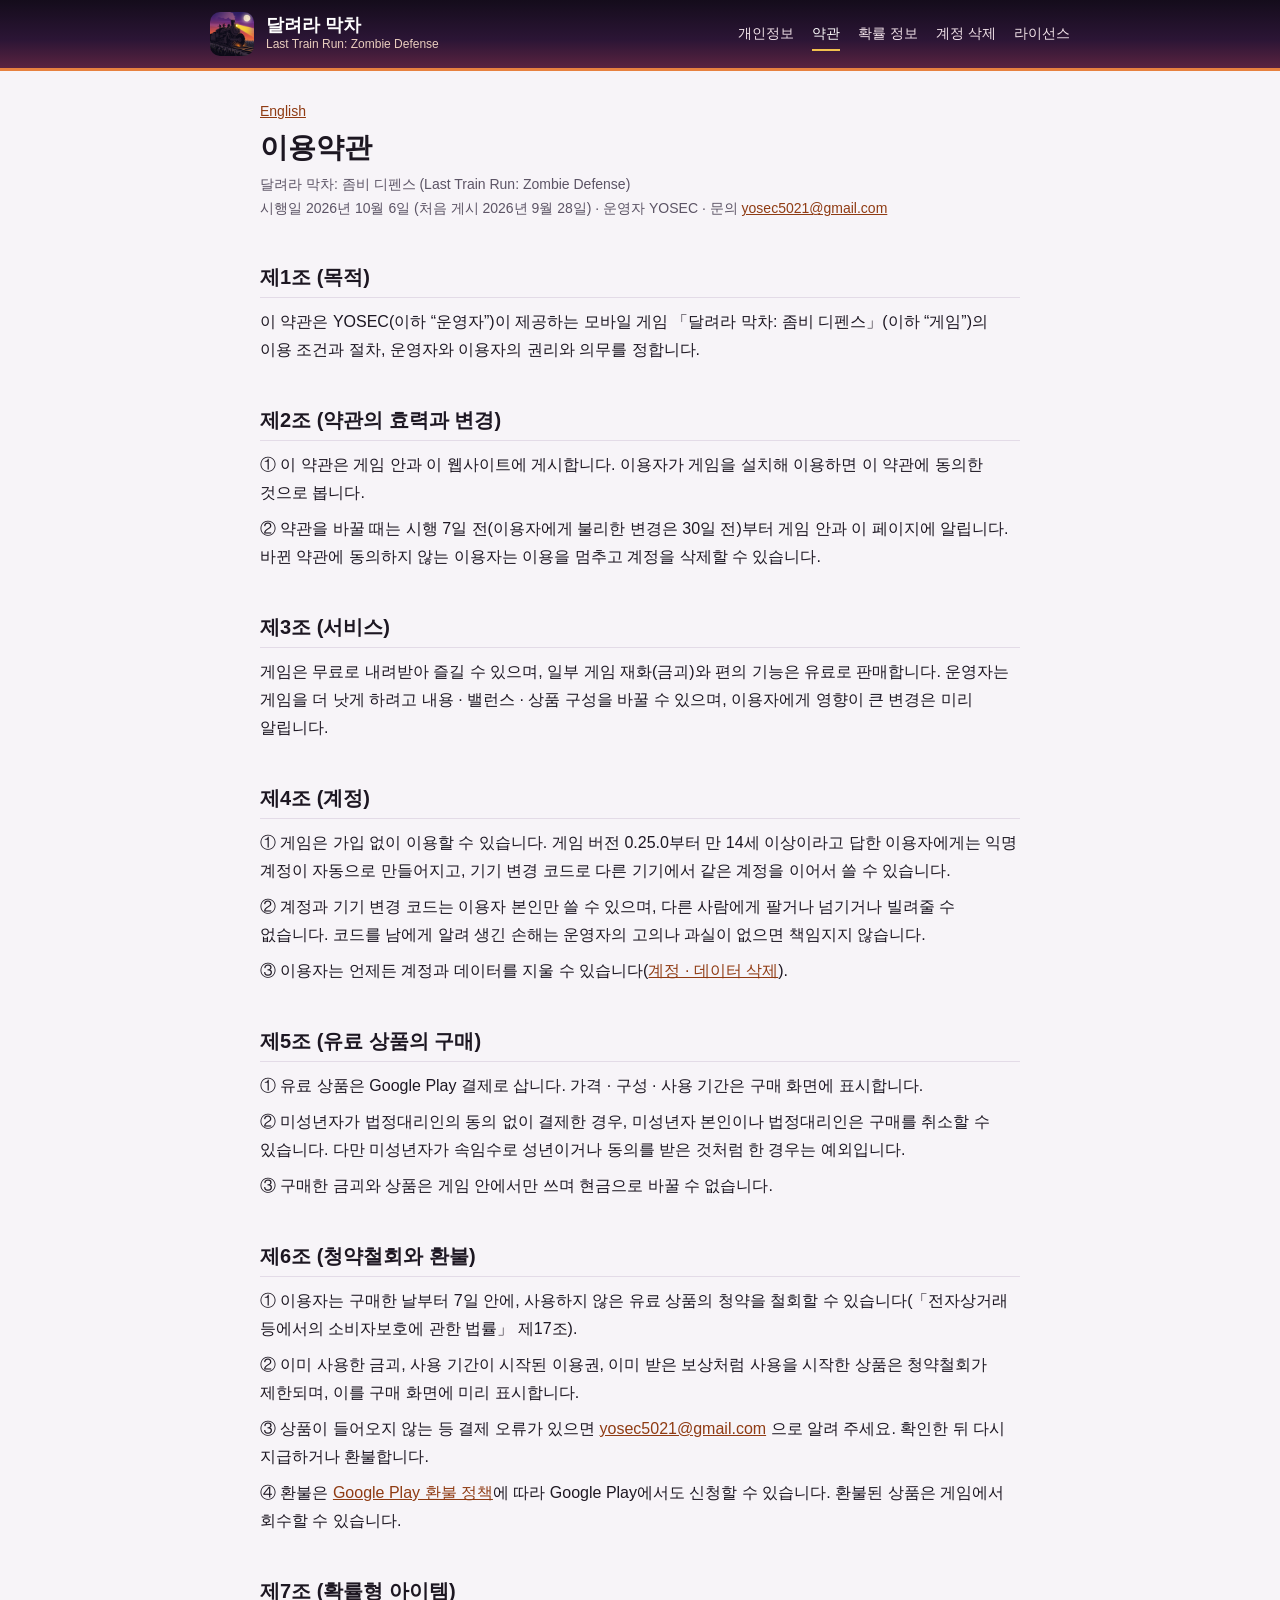
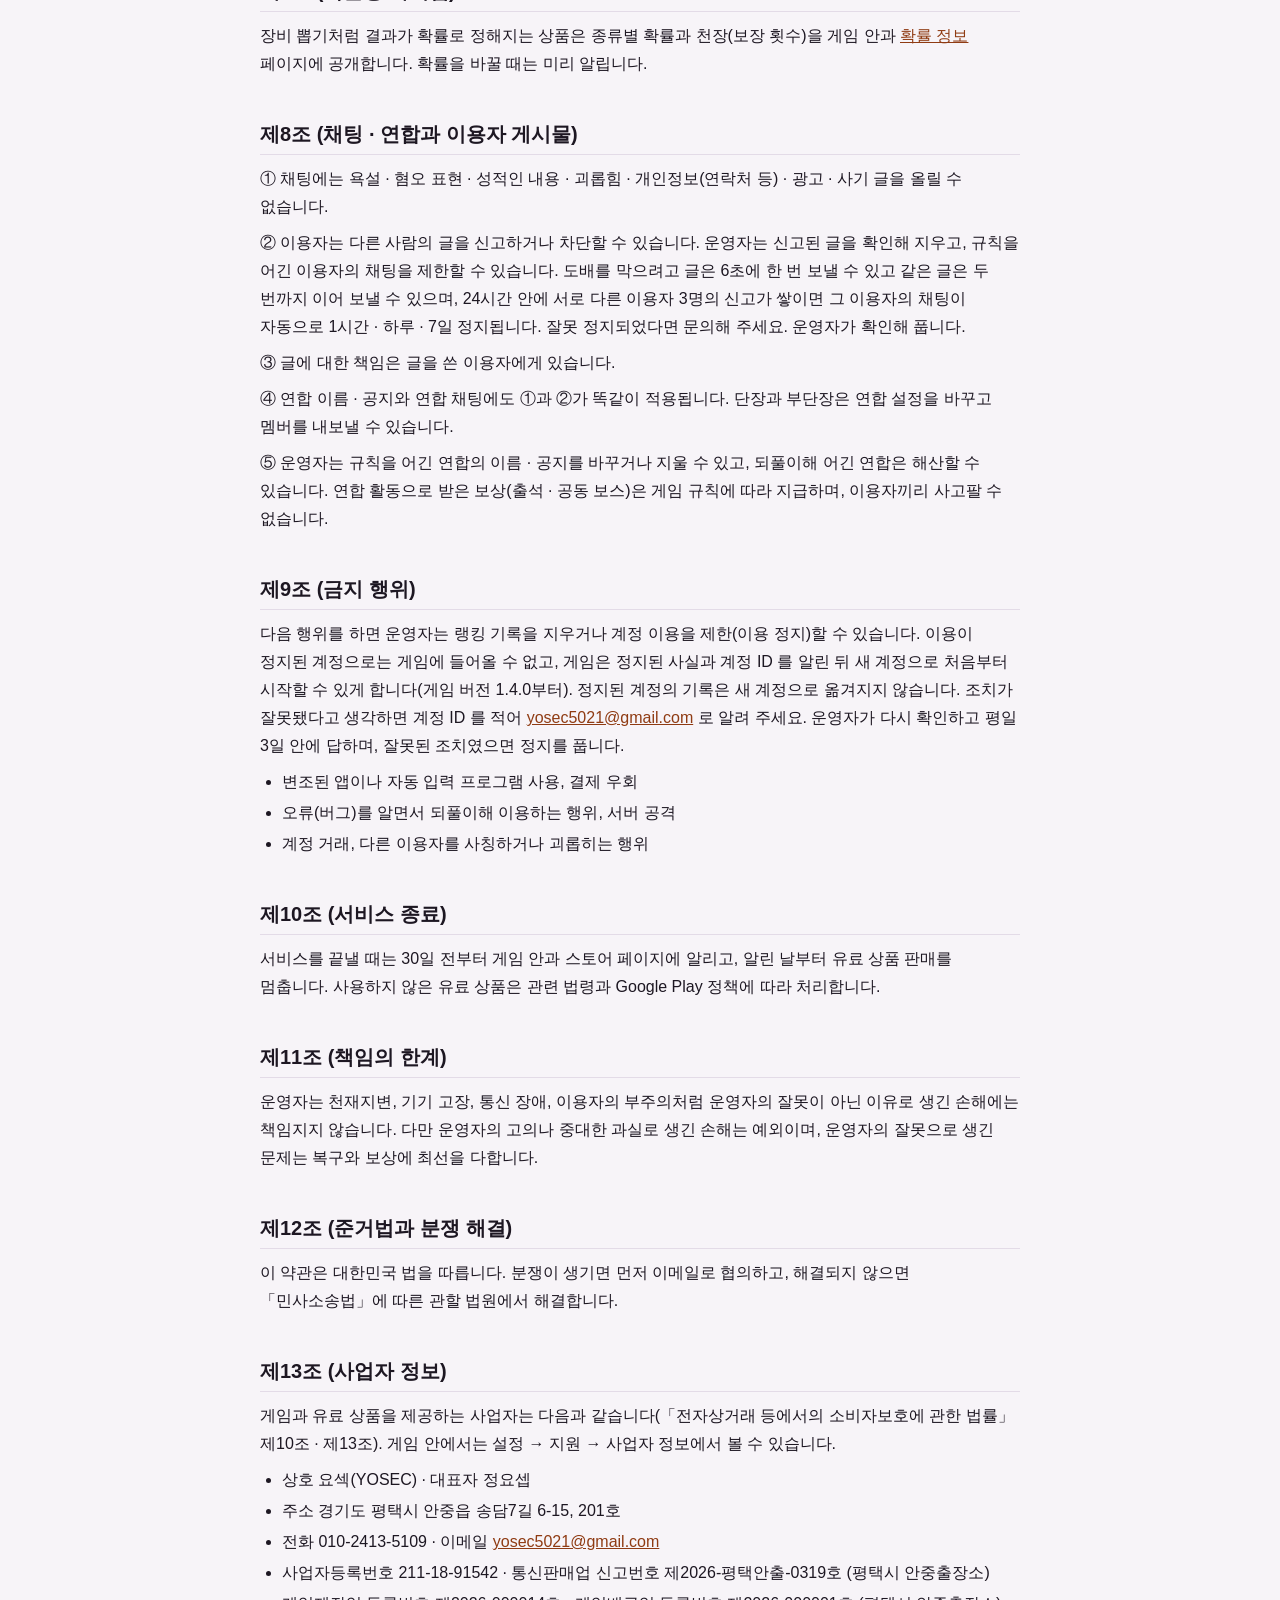
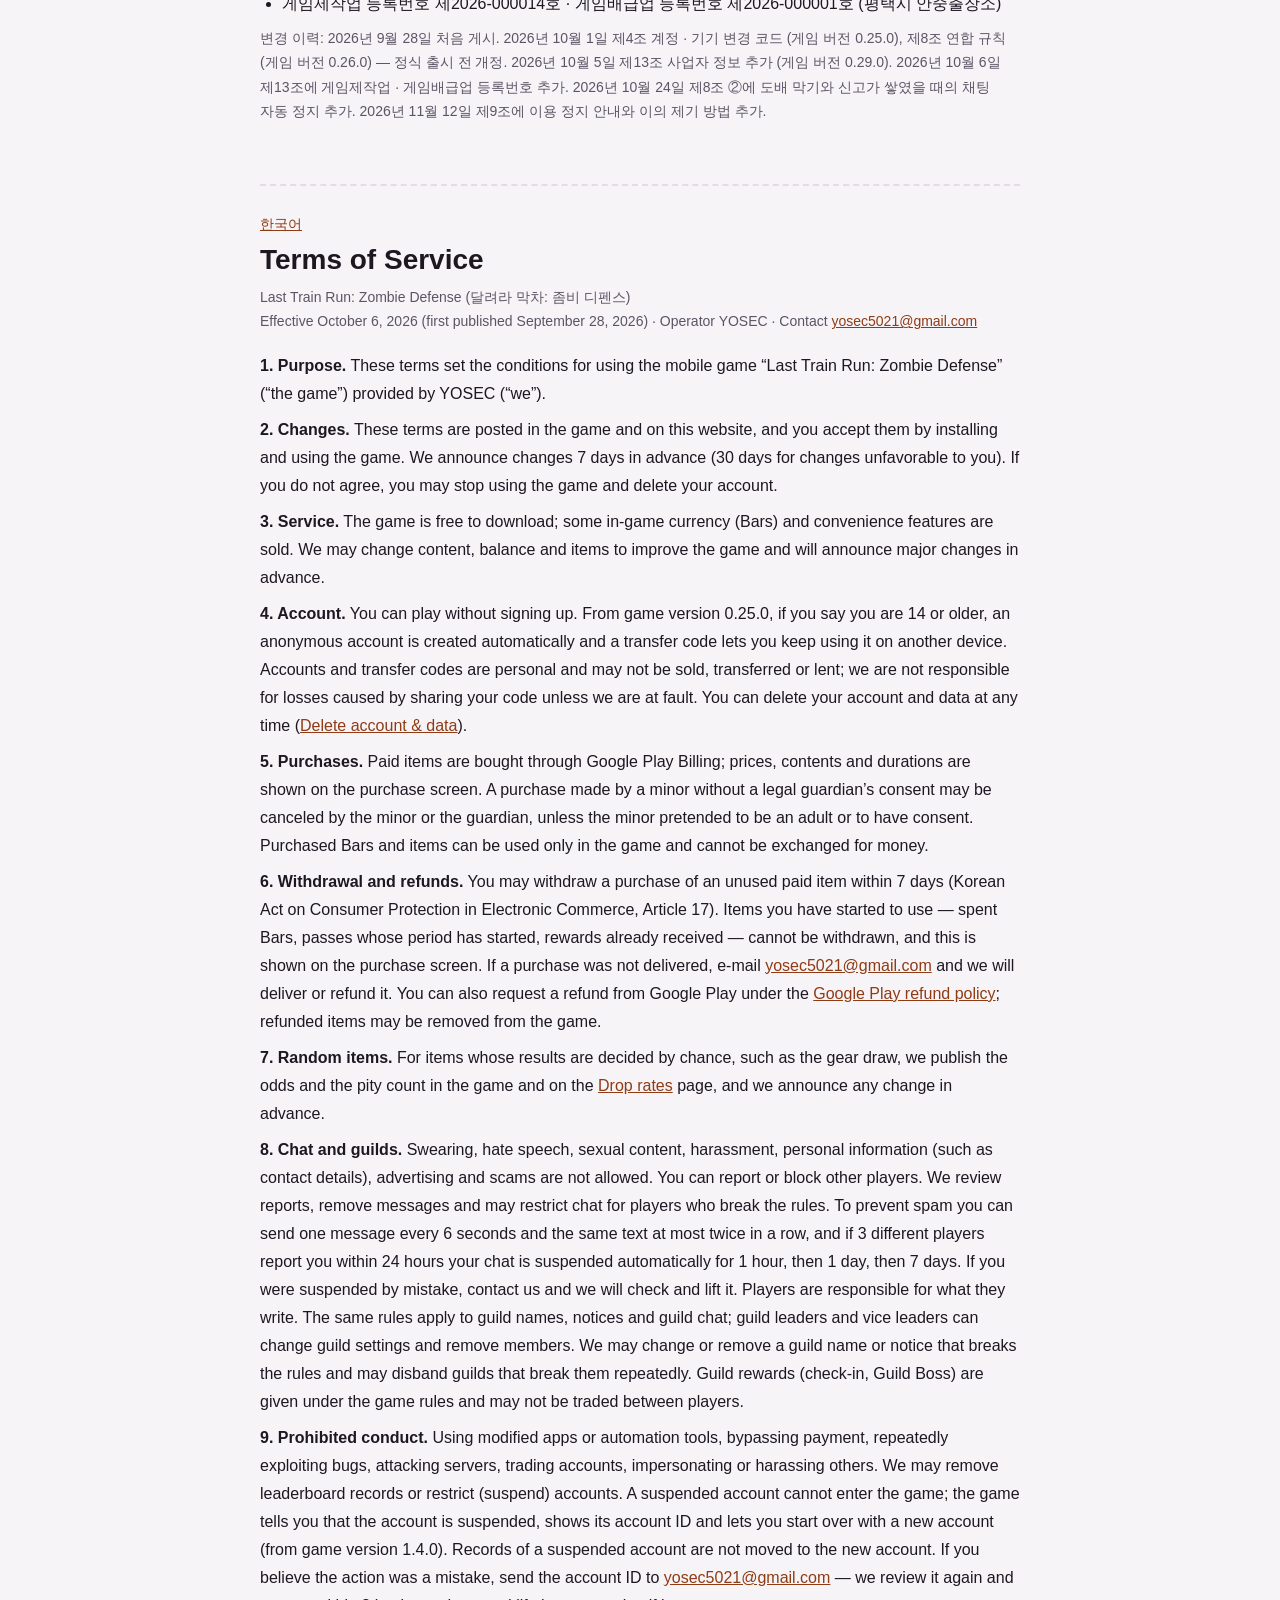
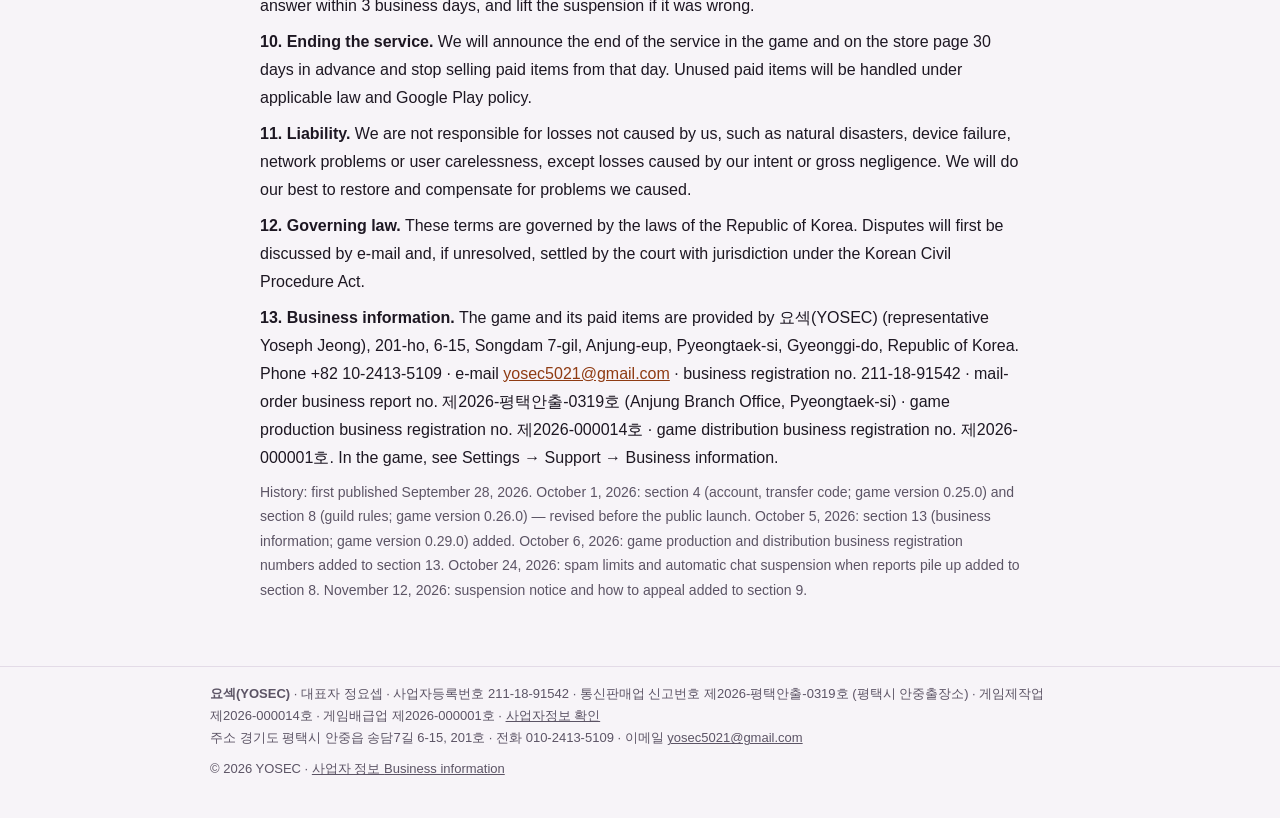
<file: terms.html>
<!doctype html>
<html lang="ko">
<head>
<meta charset="utf-8">
<meta name="viewport" content="width=device-width, initial-scale=1">
<title>이용약관 · 달려라 막차</title>
<meta name="description" content="달려라 막차: 좀비 디펜스 이용약관 (Terms of Service)">
<link rel="icon" href="icon.png">
<link rel="apple-touch-icon" href="icon.png">
<link rel="stylesheet" href="style.css">
</head>
<body>
<header class="top" id="top">
<div class="top-inner">
<a class="brand" href="./"><img src="icon.png" alt="" width="44" height="44"><span><b>달려라 막차</b><small lang="en">Last Train Run: Zombie Defense</small></span></a>
<nav class="nav" aria-label="메뉴"><a href="privacy.html">개인정보</a><a href="terms.html" aria-current="page">약관</a><a href="odds.html">확률 정보</a><a href="delete.html">계정 삭제</a><a href="licenses.html">라이선스</a></nav>
</div>
</header>
<main class="wrap doc">
<p class="langs"><a href="#en">English</a></p>
<h1>이용약관</h1>
<p class="meta">달려라 막차: 좀비 디펜스 (Last Train Run: Zombie Defense)<br>시행일 2026년 10월 6일 (처음 게시 2026년 9월 28일) · 운영자 YOSEC · 문의 <a href="mailto:yosec5021@gmail.com">yosec5021@gmail.com</a></p>

<h2>제1조 (목적)</h2>
<p>이 약관은 YOSEC(이하 “운영자”)이 제공하는 모바일 게임 「달려라 막차: 좀비 디펜스」(이하 “게임”)의 이용 조건과 절차, 운영자와 이용자의 권리와 의무를 정합니다.</p>

<h2>제2조 (약관의 효력과 변경)</h2>
<p>① 이 약관은 게임 안과 이 웹사이트에 게시합니다. 이용자가 게임을 설치해 이용하면 이 약관에 동의한 것으로 봅니다.</p>
<p>② 약관을 바꿀 때는 시행 7일 전(이용자에게 불리한 변경은 30일 전)부터 게임 안과 이 페이지에 알립니다. 바뀐 약관에 동의하지 않는 이용자는 이용을 멈추고 계정을 삭제할 수 있습니다.</p>

<h2>제3조 (서비스)</h2>
<p>게임은 무료로 내려받아 즐길 수 있으며, 일부 게임 재화(금괴)와 편의 기능은 유료로 판매합니다. 운영자는 게임을 더 낫게 하려고 내용 · 밸런스 · 상품 구성을 바꿀 수 있으며, 이용자에게 영향이 큰 변경은 미리 알립니다.</p>

<h2>제4조 (계정)</h2>
<p>① 게임은 가입 없이 이용할 수 있습니다. 게임 버전 0.25.0부터 만 14세 이상이라고 답한 이용자에게는 익명 계정이 자동으로 만들어지고, 기기 변경 코드로 다른 기기에서 같은 계정을 이어서 쓸 수 있습니다.</p>
<p>② 계정과 기기 변경 코드는 이용자 본인만 쓸 수 있으며, 다른 사람에게 팔거나 넘기거나 빌려줄 수 없습니다. 코드를 남에게 알려 생긴 손해는 운영자의 고의나 과실이 없으면 책임지지 않습니다.</p>
<p>③ 이용자는 언제든 계정과 데이터를 지울 수 있습니다(<a href="delete.html">계정 · 데이터 삭제</a>).</p>

<h2>제5조 (유료 상품의 구매)</h2>
<p>① 유료 상품은 Google Play 결제로 삽니다. 가격 · 구성 · 사용 기간은 구매 화면에 표시합니다.</p>
<p>② 미성년자가 법정대리인의 동의 없이 결제한 경우, 미성년자 본인이나 법정대리인은 구매를 취소할 수 있습니다. 다만 미성년자가 속임수로 성년이거나 동의를 받은 것처럼 한 경우는 예외입니다.</p>
<p>③ 구매한 금괴와 상품은 게임 안에서만 쓰며 현금으로 바꿀 수 없습니다.</p>

<h2>제6조 (청약철회와 환불)</h2>
<p>① 이용자는 구매한 날부터 7일 안에, 사용하지 않은 유료 상품의 청약을 철회할 수 있습니다(「전자상거래 등에서의 소비자보호에 관한 법률」 제17조).</p>
<p>② 이미 사용한 금괴, 사용 기간이 시작된 이용권, 이미 받은 보상처럼 사용을 시작한 상품은 청약철회가 제한되며, 이를 구매 화면에 미리 표시합니다.</p>
<p>③ 상품이 들어오지 않는 등 결제 오류가 있으면 <a href="mailto:yosec5021@gmail.com">yosec5021@gmail.com</a> 으로 알려 주세요. 확인한 뒤 다시 지급하거나 환불합니다.</p>
<p>④ 환불은 <a href="https://support.google.com/googleplay/answer/2479637">Google Play 환불 정책</a>에 따라 Google Play에서도 신청할 수 있습니다. 환불된 상품은 게임에서 회수할 수 있습니다.</p>

<h2>제7조 (확률형 아이템)</h2>
<p>장비 뽑기처럼 결과가 확률로 정해지는 상품은 종류별 확률과 천장(보장 횟수)을 게임 안과 <a href="odds.html">확률 정보</a> 페이지에 공개합니다. 확률을 바꿀 때는 미리 알립니다.</p>

<h2>제8조 (채팅 · 연합과 이용자 게시물)</h2>
<p>① 채팅에는 욕설 · 혐오 표현 · 성적인 내용 · 괴롭힘 · 개인정보(연락처 등) · 광고 · 사기 글을 올릴 수 없습니다.</p>
<p>② 이용자는 다른 사람의 글을 신고하거나 차단할 수 있습니다. 운영자는 신고된 글을 확인해 지우고, 규칙을 어긴 이용자의 채팅을 제한할 수 있습니다. 도배를 막으려고 글은 6초에 한 번 보낼 수 있고 같은 글은 두 번까지 이어 보낼 수 있으며, 24시간 안에 서로 다른 이용자 3명의 신고가 쌓이면 그 이용자의 채팅이 자동으로 1시간 · 하루 · 7일 정지됩니다. 잘못 정지되었다면 문의해 주세요. 운영자가 확인해 풉니다.</p>
<p>③ 글에 대한 책임은 글을 쓴 이용자에게 있습니다.</p>
<p>④ 연합 이름 · 공지와 연합 채팅에도 ①과 ②가 똑같이 적용됩니다. 단장과 부단장은 연합 설정을 바꾸고 멤버를 내보낼 수 있습니다.</p>
<p>⑤ 운영자는 규칙을 어긴 연합의 이름 · 공지를 바꾸거나 지울 수 있고, 되풀이해 어긴 연합은 해산할 수 있습니다. 연합 활동으로 받은 보상(출석 · 공동 보스)은 게임 규칙에 따라 지급하며, 이용자끼리 사고팔 수 없습니다.</p>

<h2>제9조 (금지 행위)</h2>
<p>다음 행위를 하면 운영자는 랭킹 기록을 지우거나 계정 이용을 제한(이용 정지)할 수 있습니다. 이용이 정지된 계정으로는 게임에 들어올 수 없고, 게임은 정지된 사실과 계정 ID 를 알린 뒤 새 계정으로 처음부터 시작할 수 있게 합니다(게임 버전 1.4.0부터). 정지된 계정의 기록은 새 계정으로 옮겨지지 않습니다. 조치가 잘못됐다고 생각하면 계정 ID 를 적어 <a href="mailto:yosec5021@gmail.com">yosec5021@gmail.com</a> 로 알려 주세요. 운영자가 다시 확인하고 평일 3일 안에 답하며, 잘못된 조치였으면 정지를 풉니다.</p>
<ul>
<li>변조된 앱이나 자동 입력 프로그램 사용, 결제 우회</li>
<li>오류(버그)를 알면서 되풀이해 이용하는 행위, 서버 공격</li>
<li>계정 거래, 다른 이용자를 사칭하거나 괴롭히는 행위</li>
</ul>

<h2>제10조 (서비스 종료)</h2>
<p>서비스를 끝낼 때는 30일 전부터 게임 안과 스토어 페이지에 알리고, 알린 날부터 유료 상품 판매를 멈춥니다. 사용하지 않은 유료 상품은 관련 법령과 Google Play 정책에 따라 처리합니다.</p>

<h2>제11조 (책임의 한계)</h2>
<p>운영자는 천재지변, 기기 고장, 통신 장애, 이용자의 부주의처럼 운영자의 잘못이 아닌 이유로 생긴 손해에는 책임지지 않습니다. 다만 운영자의 고의나 중대한 과실로 생긴 손해는 예외이며, 운영자의 잘못으로 생긴 문제는 복구와 보상에 최선을 다합니다.</p>

<h2>제12조 (준거법과 분쟁 해결)</h2>
<p>이 약관은 대한민국 법을 따릅니다. 분쟁이 생기면 먼저 이메일로 협의하고, 해결되지 않으면 「민사소송법」에 따른 관할 법원에서 해결합니다.</p>
<h2>제13조 (사업자 정보)</h2>
<p>게임과 유료 상품을 제공하는 사업자는 다음과 같습니다(「전자상거래 등에서의 소비자보호에 관한 법률」 제10조 · 제13조). 게임 안에서는 설정 → 지원 → 사업자 정보에서 볼 수 있습니다.</p>
<ul>
<li>상호 요섹(YOSEC) · 대표자 정요셉</li>
<li>주소 경기도 평택시 안중읍 송담7길 6-15, 201호</li>
<li>전화 010-2413-5109 · 이메일 <a href="mailto:yosec5021@gmail.com">yosec5021@gmail.com</a></li>
<li>사업자등록번호 211-18-91542 · 통신판매업 신고번호 제2026-평택안출-0319호 (평택시 안중출장소)</li>
<li>게임제작업 등록번호 제2026-000014호 · 게임배급업 등록번호 제2026-000001호 (평택시 안중출장소)</li>
</ul>
<p class="note">변경 이력: 2026년 9월 28일 처음 게시. 2026년 10월 1일 제4조 계정 · 기기 변경 코드 (게임 버전 0.25.0), 제8조 연합 규칙 (게임 버전 0.26.0) — 정식 출시 전 개정. 2026년 10월 5일 제13조 사업자 정보 추가 (게임 버전 0.29.0). 2026년 10월 6일 제13조에 게임제작업 · 게임배급업 등록번호 추가. 2026년 10월 24일 제8조 ②에 도배 막기와 신고가 쌓였을 때의 채팅 자동 정지 추가. 2026년 11월 12일 제9조에 이용 정지 안내와 이의 제기 방법 추가.</p>

<hr class="sep">
<section id="en" lang="en">
<p class="langs"><a href="#top">한국어</a></p>
<h1>Terms of Service</h1>
<p class="meta">Last Train Run: Zombie Defense (달려라 막차: 좀비 디펜스)<br>Effective October 6, 2026 (first published September 28, 2026) · Operator YOSEC · Contact <a href="mailto:yosec5021@gmail.com">yosec5021@gmail.com</a></p>
<p><b>1. Purpose.</b> These terms set the conditions for using the mobile game “Last Train Run: Zombie Defense” (“the game”) provided by YOSEC (“we”).</p>
<p><b>2. Changes.</b> These terms are posted in the game and on this website, and you accept them by installing and using the game. We announce changes 7 days in advance (30 days for changes unfavorable to you). If you do not agree, you may stop using the game and delete your account.</p>
<p><b>3. Service.</b> The game is free to download; some in-game currency (Bars) and convenience features are sold. We may change content, balance and items to improve the game and will announce major changes in advance.</p>
<p><b>4. Account.</b> You can play without signing up. From game version 0.25.0, if you say you are 14 or older, an anonymous account is created automatically and a transfer code lets you keep using it on another device. Accounts and transfer codes are personal and may not be sold, transferred or lent; we are not responsible for losses caused by sharing your code unless we are at fault. You can delete your account and data at any time (<a href="delete.html#en">Delete account &amp; data</a>).</p>
<p><b>5. Purchases.</b> Paid items are bought through Google Play Billing; prices, contents and durations are shown on the purchase screen. A purchase made by a minor without a legal guardian’s consent may be canceled by the minor or the guardian, unless the minor pretended to be an adult or to have consent. Purchased Bars and items can be used only in the game and cannot be exchanged for money.</p>
<p><b>6. Withdrawal and refunds.</b> You may withdraw a purchase of an unused paid item within 7 days (Korean Act on Consumer Protection in Electronic Commerce, Article 17). Items you have started to use — spent Bars, passes whose period has started, rewards already received — cannot be withdrawn, and this is shown on the purchase screen. If a purchase was not delivered, e-mail <a href="mailto:yosec5021@gmail.com">yosec5021@gmail.com</a> and we will deliver or refund it. You can also request a refund from Google Play under the <a href="https://support.google.com/googleplay/answer/2479637">Google Play refund policy</a>; refunded items may be removed from the game.</p>
<p><b>7. Random items.</b> For items whose results are decided by chance, such as the gear draw, we publish the odds and the pity count in the game and on the <a href="odds.html">Drop rates</a> page, and we announce any change in advance.</p>
<p><b>8. Chat and guilds.</b> Swearing, hate speech, sexual content, harassment, personal information (such as contact details), advertising and scams are not allowed. You can report or block other players. We review reports, remove messages and may restrict chat for players who break the rules. To prevent spam you can send one message every 6 seconds and the same text at most twice in a row, and if 3 different players report you within 24 hours your chat is suspended automatically for 1 hour, then 1 day, then 7 days. If you were suspended by mistake, contact us and we will check and lift it. Players are responsible for what they write. The same rules apply to guild names, notices and guild chat; guild leaders and vice leaders can change guild settings and remove members. We may change or remove a guild name or notice that breaks the rules and may disband guilds that break them repeatedly. Guild rewards (check-in, Guild Boss) are given under the game rules and may not be traded between players.</p>
<p><b>9. Prohibited conduct.</b> Using modified apps or automation tools, bypassing payment, repeatedly exploiting bugs, attacking servers, trading accounts, impersonating or harassing others. We may remove leaderboard records or restrict (suspend) accounts. A suspended account cannot enter the game; the game tells you that the account is suspended, shows its account ID and lets you start over with a new account (from game version 1.4.0). Records of a suspended account are not moved to the new account. If you believe the action was a mistake, send the account ID to <a href="mailto:yosec5021@gmail.com">yosec5021@gmail.com</a> — we review it again and answer within 3 business days, and lift the suspension if it was wrong.</p>
<p><b>10. Ending the service.</b> We will announce the end of the service in the game and on the store page 30 days in advance and stop selling paid items from that day. Unused paid items will be handled under applicable law and Google Play policy.</p>
<p><b>11. Liability.</b> We are not responsible for losses not caused by us, such as natural disasters, device failure, network problems or user carelessness, except losses caused by our intent or gross negligence. We will do our best to restore and compensate for problems we caused.</p>
<p><b>12. Governing law.</b> These terms are governed by the laws of the Republic of Korea. Disputes will first be discussed by e-mail and, if unresolved, settled by the court with jurisdiction under the Korean Civil Procedure Act.</p>
<p><b>13. Business information.</b> The game and its paid items are provided by 요섹(YOSEC) (representative Yoseph Jeong), 201-ho, 6-15, Songdam 7-gil, Anjung-eup, Pyeongtaek-si, Gyeonggi-do, Republic of Korea. Phone +82 10-2413-5109 · e-mail <a href="mailto:yosec5021@gmail.com">yosec5021@gmail.com</a> · business registration no. 211-18-91542 · mail-order business report no. 제2026-평택안출-0319호 (Anjung Branch Office, Pyeongtaek-si) · game production business registration no. 제2026-000014호 · game distribution business registration no. 제2026-000001호. In the game, see Settings → Support → Business information.</p>
<p class="note">History: first published September 28, 2026. October 1, 2026: section 4 (account, transfer code; game version 0.25.0) and section 8 (guild rules; game version 0.26.0) — revised before the public launch. October 5, 2026: section 13 (business information; game version 0.29.0) added. October 6, 2026: game production and distribution business registration numbers added to section 13. October 24, 2026: spam limits and automatic chat suspension when reports pile up added to section 8. November 12, 2026: suspension notice and how to appeal added to section 9.</p>
</section>
</main>
<footer class="foot"><div class="foot-inner">
<p class="biz"><b>요섹(YOSEC)</b> · 대표자 정요셉 · 사업자등록번호 211-18-91542 · 통신판매업 신고번호 제2026-평택안출-0319호 (평택시 안중출장소) · 게임제작업 제2026-000014호 · 게임배급업 제2026-000001호 · <a href="https://www.ftc.go.kr/bizCommPop.do?wrkr_no=2111891542" rel="noopener">사업자정보 확인</a><br>주소 경기도 평택시 안중읍 송담7길 6-15, 201호 · 전화 010-2413-5109 · 이메일 <a href="mailto:yosec5021@gmail.com">yosec5021@gmail.com</a></p>
<p>© 2026 YOSEC · <a href="./#business">사업자 정보 <span lang="en">Business information</span></a></p>
</div></footer>
</body>
</html>
</file>
<file: style.css>
:root {
  --bg: #f7f4f8; --surface: #ffffff; --ink: #1d1722; --muted: #5c5465; --line: #e3dbe7; --head: #f2ecf4;
  --accent: #b3471c; --accent-soft: #fbeae0; --link: #8f3b13;
  color-scheme: light;
}
@media (prefers-color-scheme: dark) {
  :root {
    --bg: #120d16; --surface: #1b1520; --ink: #eee8f1; --muted: #aa9fb3; --line: #342a3c; --head: #241c2b;
    --accent: #f0915a; --accent-soft: #2e1d1a; --link: #f4ab7c;
    color-scheme: dark;
  }
}
* { box-sizing: border-box; }
html { -webkit-text-size-adjust: 100%; }
body {
  margin: 0; background: var(--bg); color: var(--ink);
  font: 16px/1.75 "Pretendard", "Apple SD Gothic Neo", "Noto Sans KR", "Malgun Gothic", -apple-system, BlinkMacSystemFont, "Segoe UI", Roboto, sans-serif;
  word-break: keep-all; overflow-wrap: break-word;
}
a { color: var(--link); }
img { max-width: 100%; }
.top { background: linear-gradient(180deg, #140c1b 0%, #2b1535 58%, #5a2340 100%); color: #fff; border-bottom: 3px solid #e7813f; }
.top-inner { max-width: 900px; margin: 0 auto; padding: 12px 20px; display: flex; flex-wrap: wrap; gap: 8px 24px; align-items: center; justify-content: space-between; }
.brand { display: flex; align-items: center; gap: 12px; color: #fff; text-decoration: none; }
.brand img { width: 44px; height: 44px; border-radius: 10px; }
.brand b { display: block; font-size: 18px; line-height: 1.2; }
.brand small { display: block; font-size: 12px; line-height: 1.3; color: #e9cdbd; }
.nav { display: flex; flex-wrap: wrap; gap: 2px 18px; font-size: 14px; }
.nav a { color: #f1e2e9; text-decoration: none; padding: 4px 0; border-bottom: 2px solid transparent; }
.nav a:hover, .nav a[aria-current="page"] { color: #fff; border-bottom-color: #f2c14e; }
.wrap { max-width: 900px; margin: 0 auto; padding: 28px 20px 56px; }
.wrap.doc { max-width: 800px; }
h1 { font-size: 28px; line-height: 1.3; margin: 4px 0 6px; text-wrap: balance; }
h2 { font-size: 20px; line-height: 1.4; margin: 42px 0 10px; padding-bottom: 6px; border-bottom: 1px solid var(--line); text-wrap: balance; }
h3 { font-size: 17px; line-height: 1.45; margin: 26px 0 8px; }
p, ul, ol { margin: 8px 0; }
ul, ol { padding-left: 22px; }
li { margin: 3px 0; }
.meta { color: var(--muted); font-size: 14px; margin: 0 0 18px; }
.langs { font-size: 14px; margin: 0 0 6px; }
.summary { background: var(--surface); border: 1px solid var(--line); border-left: 4px solid var(--accent); border-radius: 8px; padding: 12px 18px; margin: 18px 0; }
.summary > b { display: block; }
.note { color: var(--muted); font-size: 14px; }
.en { color: var(--muted); font-size: 14.5px; border-left: 2px solid var(--line); padding-left: 12px; }
.tbl { overflow-x: auto; margin: 10px 0 14px; border: 1px solid var(--line); border-radius: 8px; background: var(--surface); }
table { border-collapse: collapse; width: 100%; font-size: 14px; line-height: 1.55; }
th, td { padding: 8px 10px; border-bottom: 1px solid var(--line); text-align: left; vertical-align: top; }
thead th { background: var(--head); font-weight: 600; }
th small { font-weight: 400; color: var(--muted); }
tbody tr:last-child td { border-bottom: 0; }
.n { text-align: right; font-variant-numeric: tabular-nums; white-space: nowrap; }
td.k { white-space: nowrap; }
table.num td, table.num th { white-space: nowrap; }
hr.sep { border: 0; border-top: 2px dashed var(--line); margin: 60px 0 26px; }
.foot { border-top: 1px solid var(--line); color: var(--muted); font-size: 13px; }
.foot-inner { max-width: 900px; margin: 0 auto; padding: 16px 20px 30px; }
.foot a { color: inherit; }
.foot .biz { margin: 0 0 6px; line-height: 1.7; }
table.kv th { width: 34%; font-weight: 600; }
table.kv th small { display: block; }
table.kv tbody tr:last-child th { border-bottom: 0; }
.hero { display: flex; flex-wrap: wrap; gap: 18px 22px; align-items: center; }
.hero img { width: 104px; height: 104px; border-radius: 22px; box-shadow: 0 6px 18px rgba(20, 8, 24, .35); }
.hero h1 { margin: 0; }
.sub { margin: 2px 0 8px; color: var(--muted); }
.chip { display: inline-block; font-size: 13px; line-height: 1.5; padding: 2px 10px; border-radius: 999px; border: 1px solid var(--accent); background: var(--accent-soft); color: var(--accent); }
.lead { font-size: 17px; max-width: 62ch; }
.lead.en { font-size: 15px; border-left: 0; padding-left: 0; }
.shot { margin: 24px 0 8px; }
.shot img { display: block; width: 100%; height: auto; border-radius: 10px; border: 1px solid var(--line); }
.shot figcaption { color: var(--muted); font-size: 13px; margin-top: 6px; }
.cards { display: grid; grid-template-columns: repeat(auto-fit, minmax(190px, 1fr)); gap: 12px; margin: 12px 0; }
.card { display: block; text-decoration: none; color: var(--ink); background: var(--surface); border: 1px solid var(--line); border-radius: 10px; padding: 14px 16px; }
.card:hover { border-color: var(--accent); }
.card b { display: block; font-size: 16px; }
.card span { display: block; font-size: 13px; color: var(--muted); }
pre.lic { white-space: pre-wrap; overflow-wrap: anywhere; word-break: normal; font: 13px/1.6 ui-monospace, Consolas, "D2Coding", monospace; background: var(--surface); border: 1px solid var(--line); border-radius: 8px; padding: 14px 16px; margin: 12px 0; }
@media (max-width: 600px) {
  h1 { font-size: 25px; }
  table.stack thead { display: none; }
  table.stack, table.stack tbody, table.stack tr, table.stack td { display: block; width: 100%; }
  table.stack tr { padding: 10px 14px; border-bottom: 1px solid var(--line); }
  table.stack tbody tr:last-child { border-bottom: 0; }
  table.stack td { border: 0; padding: 2px 0; white-space: normal; text-align: left; }
  table.stack td::before { content: attr(data-label); display: block; font-size: 12.5px; font-weight: 600; color: var(--muted); }
  table.stack td:first-child { font-size: 15px; font-weight: 700; padding-bottom: 4px; }
  table.stack td:first-child::before { display: none; }
  table.num th, table.num td { padding: 7px 6px; font-size: 13px; }
}
</file>
